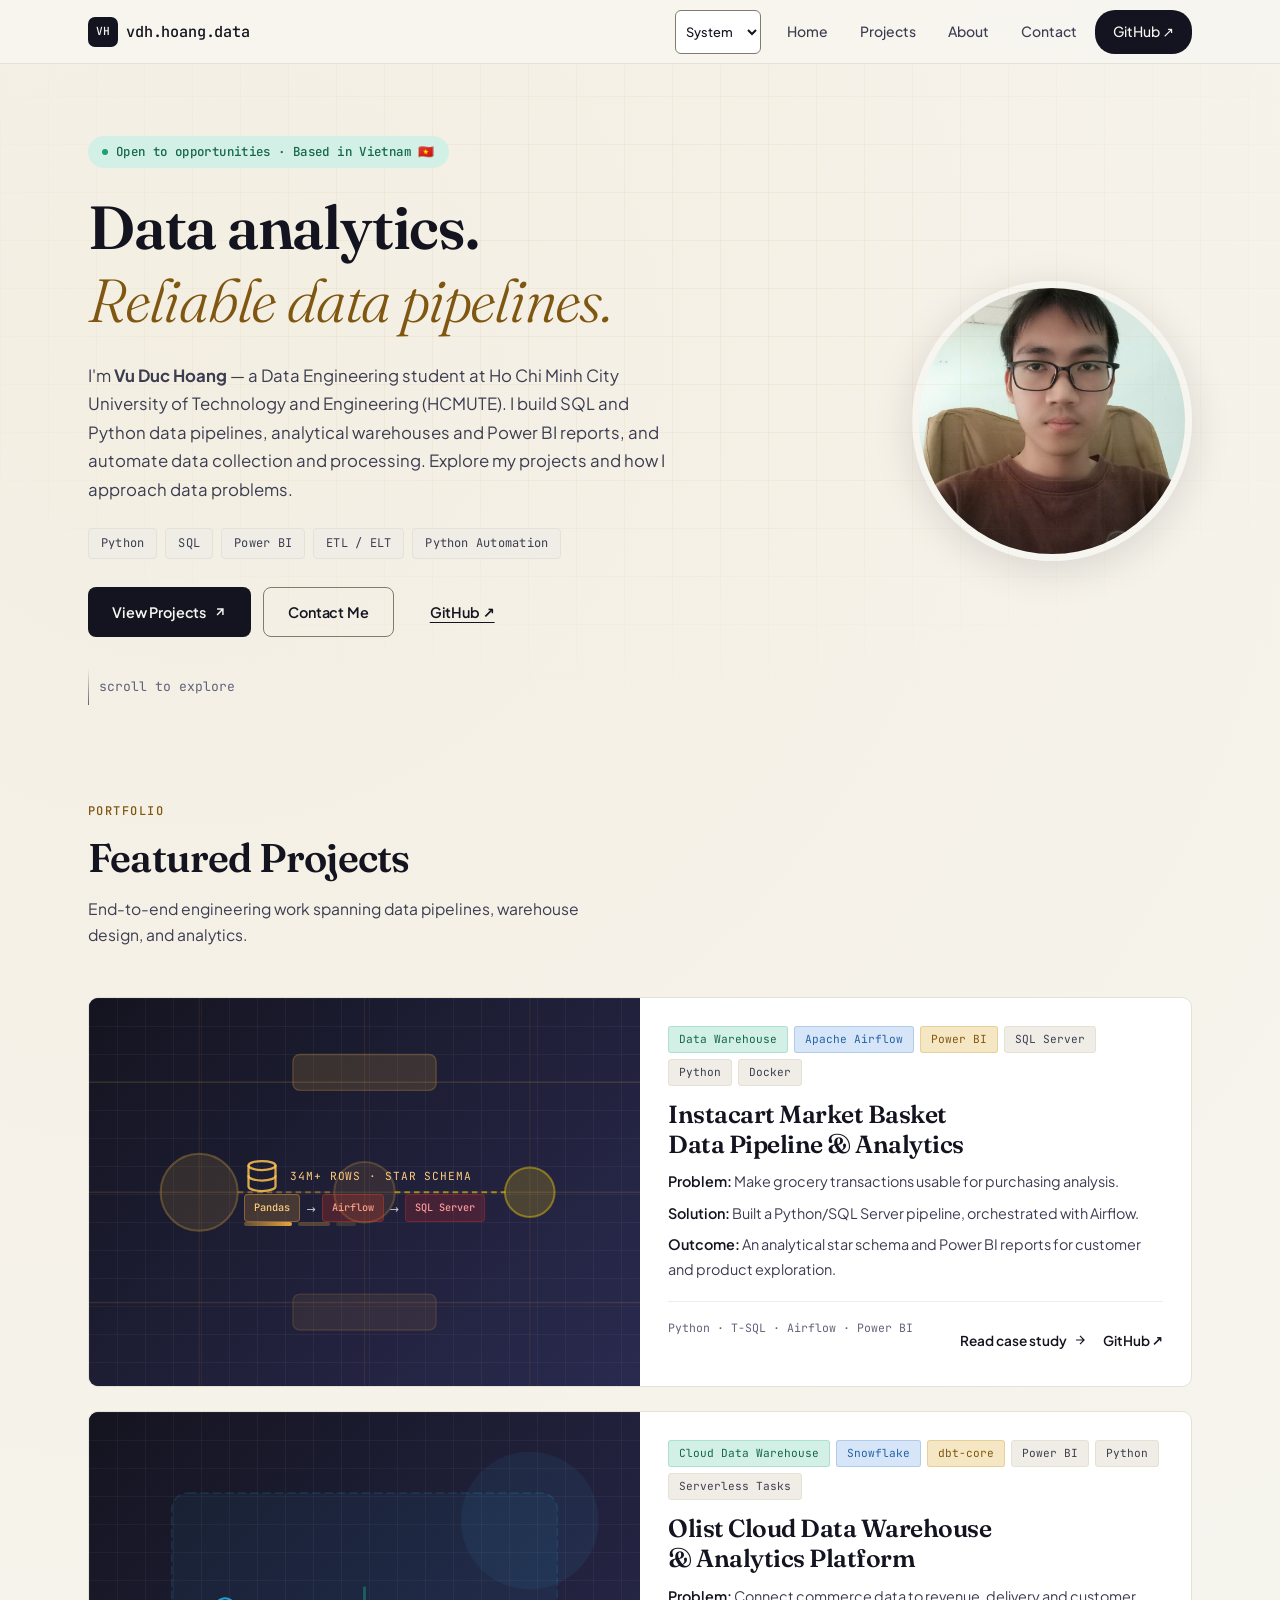
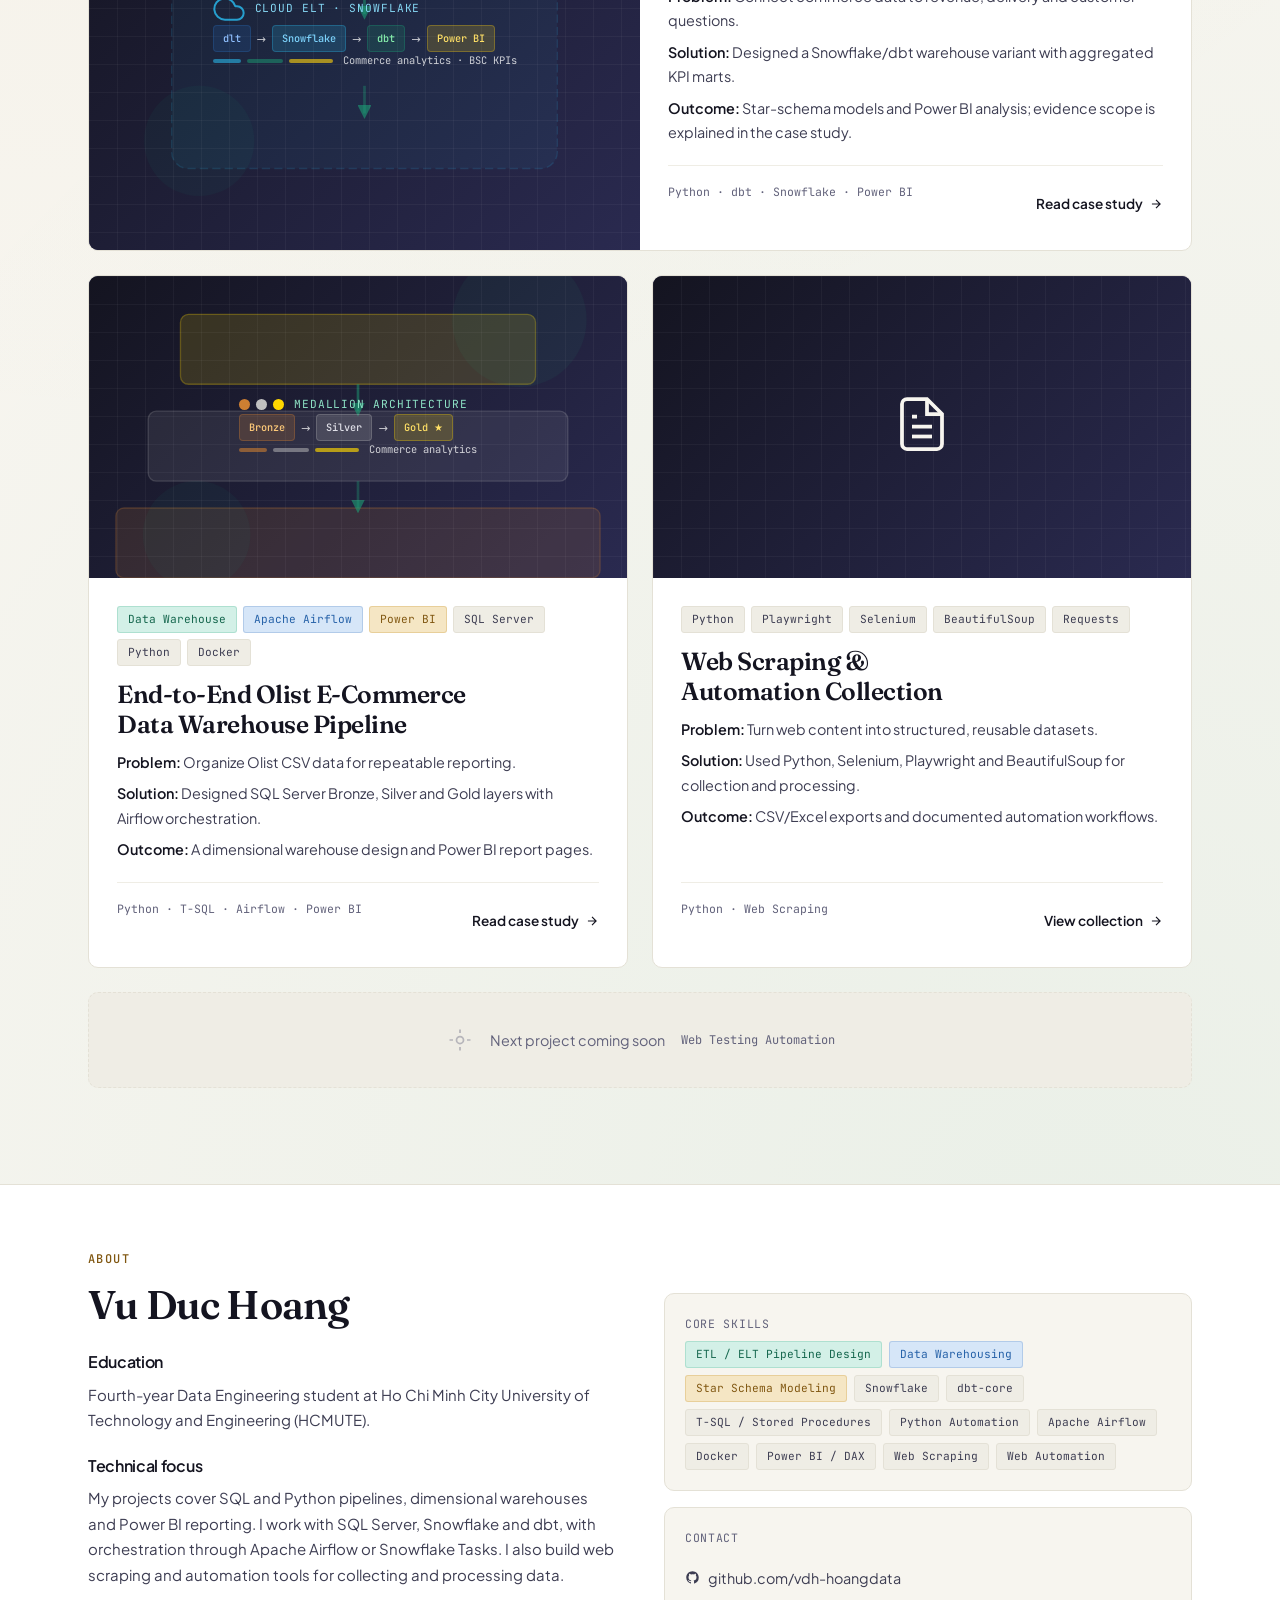
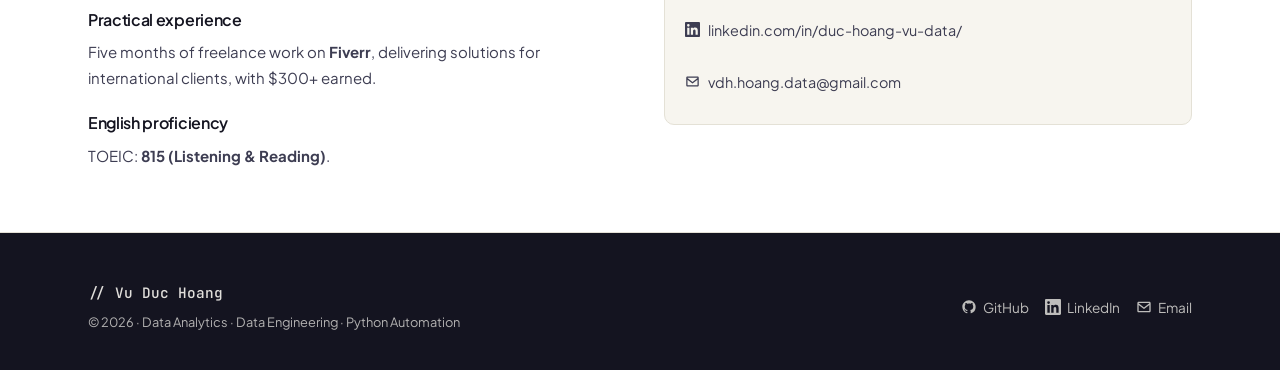
<file: index.html>
<!DOCTYPE html>
<html lang="en">
<head>
  <meta charset="UTF-8" />
  <meta name="viewport" content="width=device-width, initial-scale=1.0" />

  <link rel="icon" href="assets/icons/favicon.svg" type="image/svg+xml" />
  <meta name="color-scheme" content="light dark" />
  <script src="assets/js/theme-init.js"></script>
  <link rel="stylesheet" href="assets/css/fonts.css" />
  <link rel="stylesheet" href="assets/css/style.css" />
  <script src="assets/js/main.js"></script>
<!-- site:seo start -->
  <title>Vu Duc Hoang | Data Analytics &amp; Engineering Portfolio</title>
  <meta name="description" content="Explore Vu Duc Hoang&#x27;s SQL and Python pipelines, data warehouse case studies, Power BI analysis and web automation projects." />
  <meta property="og:type" content="website" />
  <meta property="og:site_name" content="Vu Duc Hoang Portfolio" />
  <meta property="og:title" content="Vu Duc Hoang | Data Analytics &amp; Engineering Portfolio" />
  <meta property="og:description" content="Explore Vu Duc Hoang&#x27;s SQL and Python pipelines, data warehouse case studies, Power BI analysis and web automation projects." />
  <meta name="twitter:card" content="summary_large_image" />
  <meta name="twitter:title" content="Vu Duc Hoang | Data Analytics &amp; Engineering Portfolio" />
  <meta name="twitter:description" content="Explore Vu Duc Hoang&#x27;s SQL and Python pipelines, data warehouse case studies, Power BI analysis and web automation projects." />
  <link rel="canonical" href="https://vdh-hoangdata.github.io/vdh-portfolio/" />
  <meta property="og:url" content="https://vdh-hoangdata.github.io/vdh-portfolio/" />
  <meta property="og:image" content="https://vdh-hoangdata.github.io/vdh-portfolio/assets/images/social/home.png" />
  <meta property="og:image:type" content="image/png" />
  <meta property="og:image:width" content="1200" />
  <meta property="og:image:height" content="630" />
  <meta property="og:image:alt" content="Vu Duc Hoang portfolio: data analytics, data engineering and Python automation." />
  <meta name="twitter:image" content="https://vdh-hoangdata.github.io/vdh-portfolio/assets/images/social/home.png" />
  <meta name="twitter:image:alt" content="Vu Duc Hoang portfolio: data analytics, data engineering and Python automation." />
  <script type="application/ld+json">{"@context":"https://schema.org","@graph":[{"@type":"Person","name":"Vu Duc Hoang","sameAs":["https://github.com/vdh-hoangdata","https://www.linkedin.com/in/duc-hoang-vu-data/"],"@id":"https://vdh-hoangdata.github.io/vdh-portfolio/#person","url":"https://vdh-hoangdata.github.io/vdh-portfolio/"},{"@type":"WebSite","name":"Vu Duc Hoang Portfolio","inLanguage":"en","@id":"https://vdh-hoangdata.github.io/vdh-portfolio/#website","url":"https://vdh-hoangdata.github.io/vdh-portfolio/","publisher":{"@id":"https://vdh-hoangdata.github.io/vdh-portfolio/#person"}},{"@type":"WebPage","@id":"https://vdh-hoangdata.github.io/vdh-portfolio/#webpage","url":"https://vdh-hoangdata.github.io/vdh-portfolio/","name":"Vu Duc Hoang | Data Analytics & Engineering Portfolio","inLanguage":"en","isPartOf":{"@id":"https://vdh-hoangdata.github.io/vdh-portfolio/#website"},"about":{"@id":"https://vdh-hoangdata.github.io/vdh-portfolio/#person"}}]}</script>
<!-- site:seo end -->
</head>
<body>

  <!-- ── Header ─────────────────────────────────────────────── -->
  <div id="header-placeholder">
<!-- shared:header start -->
<a class="skip-link" href="#main-content">Skip to main content</a>
<nav class="site-nav" aria-label="Main navigation">
  <div class="nav-inner">
    <a href="./" class="nav-logo" aria-label="VH vdh.hoang.data portfolio home">
      <span class="nav-logo-mark">VH</span>
      vdh.hoang.data
    </a>

    <div class="nav-actions">
      <label class="theme-control" hidden>
        <span class="sr-only">Color theme</span>
        <select id="theme-preference">
          <option value="system">System</option>
          <option value="light">Light</option>
          <option value="dark">Dark</option>
        </select>
      </label>
      <button class="nav-hamburger" type="button" aria-label="Open menu" aria-expanded="false" aria-controls="primary-navigation">
        <span></span>
        <span></span>
        <span></span>
      </button>
    </div>

    <ul class="nav-links" id="primary-navigation">
      <li><a href="./">Home</a></li>
      <li><a href="./#projects">Projects</a></li>
      <li><a href="./#about">About</a></li>
      <li><a href="mailto:vdh.hoang.data@gmail.com">Contact</a></li>
      <li>
        <a href="https://github.com/vdh-hoangdata" target="_blank" rel="noopener noreferrer" class="nav-cta">
          GitHub ↗
        </a>
      </li>
    </ul>
  </div>
</nav>
<!-- shared:header end -->
</div>

  <!-- ── Hero ───────────────────────────────────────────────── -->
  <main id="main-content" tabindex="-1">
  <div id="intro-placeholder">
<!-- shared:intro start -->
<section class="hero" aria-label="Introduction">
  <div class="hero-grid-bg" aria-hidden="true"></div>
  <div class="container">
    <div class="hero-layout">
      <div class="hero-content">
        <div class="hero-eyebrow fade-in">Open to opportunities · Based in Vietnam 🇻🇳</div>

        <h1 class="fade-in stagger-1">
          Data analytics.<br>
          <em>Reliable data pipelines.</em>
        </h1>

        <p class="hero-desc fade-in stagger-2">
          I'm <strong>Vu Duc Hoang</strong> — a Data Engineering student at Ho Chi Minh City University of Technology and Engineering (HCMUTE).
          I build SQL and Python data pipelines, analytical warehouses and Power BI reports,
          and automate data collection and processing. Explore my projects and how I approach data problems.
        </p>

        <div class="hero-tags fade-in stagger-2">
          <span class="hero-tag">Python</span>
          <span class="hero-tag">SQL</span>
          <span class="hero-tag">Power BI</span>
          <span class="hero-tag">ETL / ELT</span>
          <span class="hero-tag">Python Automation</span>
        </div>

        <div class="hero-actions fade-in stagger-3">
          <a href="#projects" class="btn btn-primary">
            View Projects
            <svg width="14" height="14" viewBox="0 0 24 24" fill="none" stroke="currentColor" stroke-width="2.5">
              <path d="M7 17l9.2-9.2M17 17V7H7"/>
            </svg>
          </a>
          <a href="mailto:vdh.hoang.data@gmail.com" class="btn btn-outline">Contact Me</a>
          <a href="https://github.com/vdh-hoangdata" target="_blank" rel="noopener noreferrer" class="btn btn-text">
            GitHub ↗
          </a>
        </div>

        <div class="hero-scroll-hint fade-in stagger-4" aria-hidden="true">
          scroll to explore
        </div>
      </div>

      <div class="hero-image fade-in stagger-1">
        <img alt="Portrait of Vu Duc Hoang" decoding="async" height="300" src="assets/images/profile_avatar.jpg" width="300"/>
      </div>
    </div>
  </div>
</section>
<!-- shared:intro end -->
</div>


    <!-- ── Featured Projects ─────────────────────────────────── -->
    <section class="section" id="projects" aria-label="Projects">
      <div class="container">
        <header class="section-header fade-in">
          <span class="section-eyebrow">Portfolio</span>
          <h2>Featured Projects</h2>
          <p>End-to-end engineering work spanning data pipelines, warehouse design, and analytics.</p>
        </header>

        <div class="projects-grid">

          <!-- ── FEATURED: Instacart Market Basket ── -->
          <article class="project-card featured fade-in stagger-1" aria-label="Instacart Market Basket Data Pipeline">
            <div class="project-card-media project-card-media--instacart">
              <!-- Decorative data-flow lines -->
              <svg class="card-media-bg-svg" aria-hidden="true" viewBox="0 0 400 320" preserveAspectRatio="xMidYMid slice" xmlns="http://www.w3.org/2000/svg">
                <!-- Flowing pipeline lines -->
                <line x1="0" y1="80" x2="400" y2="80" stroke="rgba(255,180,60,.12)" stroke-width="1"/>
                <line x1="0" y1="160" x2="400" y2="160" stroke="rgba(255,180,60,.12)" stroke-width="1"/>
                <line x1="0" y1="240" x2="400" y2="240" stroke="rgba(255,180,60,.12)" stroke-width="1"/>
                <line x1="80" y1="0" x2="80" y2="320" stroke="rgba(255,180,60,.08)" stroke-width="1"/>
                <line x1="200" y1="0" x2="200" y2="320" stroke="rgba(255,180,60,.08)" stroke-width="1"/>
                <line x1="320" y1="0" x2="320" y2="320" stroke="rgba(255,180,60,.08)" stroke-width="1"/>
                <!-- Node circles -->
                <circle cx="80"  cy="160" r="28" fill="rgba(201,151,58,.15)" stroke="rgba(201,151,58,.35)" stroke-width="1.5"/>
                <circle cx="200" cy="160" r="22" fill="rgba(201,151,58,.12)" stroke="rgba(201,151,58,.28)" stroke-width="1.5"/>
                <circle cx="320" cy="160" r="18" fill="rgba(255,215,0,.18)"  stroke="rgba(255,215,0,.4)"   stroke-width="1.5"/>
                <!-- Connector lines between nodes -->
                <line x1="108" y1="160" x2="178" y2="160" stroke="rgba(201,151,58,.5)" stroke-width="1.5" stroke-dasharray="4 3"/>
                <line x1="222" y1="160" x2="302" y2="160" stroke="rgba(255,215,0,.55)"  stroke-width="1.5" stroke-dasharray="4 3"/>
                <!-- Row count badge hint -->
                <rect x="148" y="60" width="104" height="26" rx="5" fill="rgba(201,151,58,.18)" stroke="rgba(201,151,58,.3)" stroke-width="1"/>
                <rect x="148" y="234" width="104" height="26" rx="5" fill="rgba(201,151,58,.1)"  stroke="rgba(201,151,58,.2)" stroke-width="1"/>
              </svg>

              <div class="project-card-media-inner" style="flex-direction: column; gap: 18px; position:relative; z-index:1;">
                <!-- Pipeline label -->
                <div style="display:flex; align-items:center; gap:10px;">
                  <svg width="36" height="36" viewBox="0 0 24 24" fill="none" stroke="rgba(255,195,80,.85)" stroke-width="1.5" stroke-linecap="round" stroke-linejoin="round" style="flex-shrink:0;">
                    <ellipse cx="12" cy="5"  rx="9" ry="3"/>
                    <path d="M21 12c0 1.66-4 3-9 3s-9-1.34-9-3"/>
                    <path d="M3 5v14c0 1.66 4 3 9 3s9-1.34 9-3V5"/>
                  </svg>
                  <span style="font-family:var(--font-mono); font-size:.7rem; color:#FFCB7A; letter-spacing:.08em; text-transform:uppercase;">34M+ rows · Star Schema</span>
                </div>
                <!-- Medallion flow for Instacart -->
                <div class="arch-mini" aria-label="Pipeline: Pandas to Airflow to SQL Server">
                  <span class="arch-mini-box" style="background:rgba(255,180,60,.18); color:#FFCB7A; border:1px solid rgba(255,180,60,.35);">Pandas</span>
                  <span class="arch-mini-arr">→</span>
                  <span class="arch-mini-box" style="background:rgba(228,57,33,.22); color:#FF9F8C; border:1px solid rgba(228,57,33,.35);">Airflow</span>
                  <span class="arch-mini-arr">→</span>
                  <span class="arch-mini-box" style="background:rgba(204,41,43,.22); color:#FF9898; border:1px solid rgba(204,41,43,.35);">SQL Server</span>
                </div>
                <!-- Scale indicator -->
                <div style="display:flex; gap:6px; align-items:center;">
                  <div style="width:48px; height:4px; border-radius:2px; background:linear-gradient(90deg, rgba(255,180,60,.3), rgba(255,180,60,.9));"></div>
                  <div style="width:32px; height:4px; border-radius:2px; background:rgba(255,180,60,.25);"></div>
                  <div style="width:20px; height:4px; border-radius:2px; background:rgba(255,180,60,.15);"></div>
                </div>
              </div>
            </div>
            <div class="project-card-body">
              <!-- project:instacart-market-basket generated from data/projects.json -->
              <div class="project-card-tags">
                <span class="tag-pill teal">Data Warehouse</span>
                <span class="tag-pill blue">Apache Airflow</span>
                <span class="tag-pill gold">Power BI</span>
                <span class="tag-pill">SQL Server</span>
                <span class="tag-pill">Python</span>
                <span class="tag-pill">Docker</span>
              </div>
              <h3 class="project-card-title">Instacart Market Basket<br>Data Pipeline &amp; Analytics</h3>
              <p class="project-card-desc">
                <span class="card-summary-line"><strong>Problem:</strong> Make grocery transactions usable for purchasing analysis.</span>
                <span class="card-summary-line"><strong>Solution:</strong> Built a Python/SQL Server pipeline, orchestrated with Airflow.</span>
                <span class="card-summary-line"><strong>Outcome:</strong> An analytical star schema and Power BI reports for customer and product exploration.</span>
              </p>
              <div class="project-card-footer">
                <span class="project-card-meta">Python · T-SQL · Airflow · Power BI</span>
                <div class="card-actions"><a href="projects/instacart-market-basket/" class="card-link" aria-label="Read case study: Instacart">Read case study<svg width="14" height="14" viewBox="0 0 24 24" fill="none" stroke="currentColor" stroke-width="2" aria-hidden="true"><path d="M5 12h14M12 5l7 7-7 7"/></svg></a>
                <a href="https://github.com/vdh-hoangdata/Instacart_Market_Basket_DW_Project" class="card-link" aria-label="GitHub: Instacart source code" target="_blank" rel="noopener noreferrer">GitHub ↗</a></div>
              </div>
            </div>
          </article>

          <!-- ── FEATURED: Olist Cloud Data Warehouse ── -->
          <article class="project-card featured fade-in stagger-2" aria-label="Olist Cloud Data Warehouse Project">
            <div class="project-card-media project-card-media--olist">
              <!-- Decorative cloud architecture diagram -->
              <svg class="card-media-bg-svg" aria-hidden="true" viewBox="0 0 400 320" preserveAspectRatio="xMidYMid slice" xmlns="http://www.w3.org/2000/svg">
                <!-- Cloud boundary box -->
                <rect x="60" y="60" width="280" height="200" rx="12" fill="rgba(41,181,232,.06)" stroke="rgba(41,181,232,.15)" stroke-width="1" stroke-dasharray="6 3"/>
                <!-- Connector arrows -->
                <line x1="200" y1="128" x2="200" y2="148" stroke="rgba(29,158,117,.5)" stroke-width="2" marker-end="url(#arr)"/>
                <line x1="200" y1="200" x2="200" y2="220" stroke="rgba(29,158,117,.35)" stroke-width="2" marker-end="url(#arr)"/>
                <defs>
                  <marker id="arr" markerWidth="5" markerHeight="5" refX="3" refY="2.5" orient="auto">
                    <path d="M0,0 L5,2.5 L0,5 Z" fill="rgba(29,158,117,.6)"/>
                  </marker>
                </defs>
                <!-- Ambient glow circles -->
                <circle cx="320" cy="80" r="50" fill="rgba(41,181,232,.07)"/>
                <circle cx="80" cy="240" r="40" fill="rgba(29,158,117,.06)"/>
              </svg>

              <div class="project-card-media-inner" style="flex-direction:column; gap:18px; position:relative; z-index:1;">
                <!-- Cloud label -->
                <div style="display:flex; align-items:center; gap:10px;">
                  <svg width="32" height="32" viewBox="0 0 24 24" fill="none" stroke="rgba(41,181,232,.85)" stroke-width="1.5" stroke-linecap="round" stroke-linejoin="round" style="flex-shrink:0;">
                    <path d="M18 10h-1.26A8 8 0 1 0 9 20h9a5 5 0 0 0 0-10z"/>
                  </svg>
                  <span style="font-family:var(--font-mono); font-size:.7rem; color:#85D7F4; letter-spacing:.08em; text-transform:uppercase;">Cloud ELT · Snowflake</span>
                </div>
                <!-- ELT flow -->
                <div class="arch-mini" aria-label="Architecture: dlt to Snowflake to dbt to Power BI">
                  <span class="arch-mini-box" style="background:rgba(37,97,168,.22); color:#90C0FF; border:1px solid rgba(37,97,168,.35);">dlt</span>
                  <span class="arch-mini-arr">→</span>
                  <span class="arch-mini-box" style="background:rgba(41,181,232,.18); color:#7DD3FC; border:1px solid rgba(41,181,232,.3);">Snowflake</span>
                  <span class="arch-mini-arr">→</span>
                  <span class="arch-mini-box" style="background:rgba(29,158,117,.18); color:#86EFAC; border:1px solid rgba(29,158,117,.3);">dbt</span>
                  <span class="arch-mini-arr">→</span>
                  <span class="arch-mini-box" style="background:rgba(242,200,17,.18); color:#FFE066; border:1px solid rgba(242,200,17,.3);">Power BI</span>
                </div>
                <!-- Scale indicator -->
                <div style="display:flex; gap:6px; align-items:center;">
                  <div style="width:28px; height:4px; border-radius:2px; background:rgba(41,181,232,.6);"></div>
                  <div style="width:36px; height:4px; border-radius:2px; background:rgba(29,158,117,.5);"></div>
                  <div style="width:44px; height:4px; border-radius:2px; background:rgba(242,200,17,.65);"></div>
                  <span style="font-family:var(--font-mono); font-size:.65rem; color:rgba(255,255,255,.78); margin-left:4px;">Commerce analytics · BSC KPIs</span>
                </div>
              </div>
            </div>
            <div class="project-card-body">
              <!-- project:olist-data-warehouse-v2 generated from data/projects.json -->
              <div class="project-card-tags">
                <span class="tag-pill teal">Cloud Data Warehouse</span>
                <span class="tag-pill blue">Snowflake</span>
                <span class="tag-pill gold">dbt-core</span>
                <span class="tag-pill">Power BI</span>
                <span class="tag-pill">Python</span>
                <span class="tag-pill">Serverless Tasks</span>
              </div>
              <h3 class="project-card-title">Olist Cloud Data Warehouse<br>&amp; Analytics Platform</h3>
              <p class="project-card-desc">
                <span class="card-summary-line"><strong>Problem:</strong> Connect commerce data to revenue, delivery and customer questions.</span>
                <span class="card-summary-line"><strong>Solution:</strong> Designed a Snowflake/dbt warehouse variant with aggregated KPI marts.</span>
                <span class="card-summary-line"><strong>Outcome:</strong> Star-schema models and Power BI analysis; evidence scope is explained in the case study.</span>
              </p>
              <div class="project-card-footer">
                <span class="project-card-meta">Python · dbt · Snowflake · Power BI</span>
                <a href="projects/olist-data-warehouse-v2/" class="card-link" aria-label="Read case study: Olist cloud warehouse">Read case study<svg width="14" height="14" viewBox="0 0 24 24" fill="none" stroke="currentColor" stroke-width="2" aria-hidden="true"><path d="M5 12h14M12 5l7 7-7 7"/></svg></a>
              </div>
            </div>
          </article>

          <!-- ── Olist Data Warehouse v1 (On-Prem) ── -->
          <article class="project-card fade-in stagger-3" aria-label="Olist Data Warehouse Project">
            <div class="project-card-media project-card-media--olist">
              <!-- Decorative medallion layer diagram -->
              <svg class="card-media-bg-svg" aria-hidden="true" viewBox="0 0 400 320" preserveAspectRatio="xMidYMid slice" xmlns="http://www.w3.org/2000/svg">
                <!-- Layer rectangles representing Bronze / Silver / Gold tiers -->
                <rect x="20"  y="220" width="360" height="52" rx="6" fill="rgba(205,127,50,.14)"  stroke="rgba(205,127,50,.25)" stroke-width="1"/>
                <rect x="44"  y="148" width="312" height="52" rx="6" fill="rgba(192,192,192,.10)" stroke="rgba(192,192,192,.2)"  stroke-width="1"/>
                <rect x="68"  y="76"  width="264" height="52" rx="6" fill="rgba(255,215,0,.14)"   stroke="rgba(255,215,0,.28)"  stroke-width="1"/>
                <!-- Connector arrows -->
                <line x1="200" y1="128" x2="200" y2="148" stroke="rgba(29,158,117,.5)"  stroke-width="2" marker-end="url(#arr2)"/>
                <line x1="200" y1="200" x2="200" y2="220" stroke="rgba(29,158,117,.35)" stroke-width="2" marker-end="url(#arr2)"/>
                <defs>
                  <marker id="arr2" markerWidth="5" markerHeight="5" refX="3" refY="2.5" orient="auto">
                    <path d="M0,0 L5,2.5 L0,5 Z" fill="rgba(29,158,117,.6)"/>
                  </marker>
                </defs>
                <!-- Ambient glow circles -->
                <circle cx="320" cy="80"  r="50" fill="rgba(29,158,117,.07)"/>
                <circle cx="80"  cy="240" r="40" fill="rgba(29,158,117,.06)"/>
              </svg>

              <div class="project-card-media-inner" style="flex-direction:column; gap:18px; position:relative; z-index:1;">
                <!-- Medallion label -->
                <div style="display:flex; align-items:center; gap:10px;">
                  <div class="medallion-badge" aria-hidden="true" style="margin:0;">
                    <span class="m-dot bronze"></span>
                    <span class="m-dot silver"></span>
                    <span class="m-dot gold"></span>
                  </div>
                  <span style="font-family:var(--font-mono); font-size:.7rem; color:#8EE3C6; letter-spacing:.08em; text-transform:uppercase;">Medallion Architecture</span>
                </div>
                <!-- Bronze → Silver → Gold flow -->
                <div class="arch-mini" aria-label="Architecture: Bronze to Silver to Gold">
                  <span class="arch-mini-box bronze">Bronze</span>
                  <span class="arch-mini-arr">→</span>
                  <span class="arch-mini-box silver">Silver</span>
                  <span class="arch-mini-arr">→</span>
                  <span class="arch-mini-box gold">Gold ★</span>
                </div>
                <!-- Dataset scale indicator -->
                <div style="display:flex; gap:6px; align-items:center;">
                  <div style="width:28px; height:4px; border-radius:2px; background:rgba(205,127,50,.6);"></div>
                  <div style="width:36px; height:4px; border-radius:2px; background:rgba(192,192,192,.5);"></div>
                  <div style="width:44px; height:4px; border-radius:2px; background:rgba(255,215,0,.65);"></div>
                  <span style="font-family:var(--font-mono); font-size:.65rem; color:rgba(255,255,255,.78); margin-left:4px;">Commerce analytics</span>
                </div>
              </div>
            </div>
            <div class="project-card-body">
              <!-- project:olist-data-warehouse-v1 generated from data/projects.json -->
              <div class="project-card-tags">
                <span class="tag-pill teal">Data Warehouse</span>
                <span class="tag-pill blue">Apache Airflow</span>
                <span class="tag-pill gold">Power BI</span>
                <span class="tag-pill">SQL Server</span>
                <span class="tag-pill">Python</span>
                <span class="tag-pill">Docker</span>
              </div>
              <h3 class="project-card-title">End-to-End Olist E-Commerce<br>Data Warehouse Pipeline</h3>
              <p class="project-card-desc">
                <span class="card-summary-line"><strong>Problem:</strong> Organize Olist CSV data for repeatable reporting.</span>
                <span class="card-summary-line"><strong>Solution:</strong> Designed SQL Server Bronze, Silver and Gold layers with Airflow orchestration.</span>
                <span class="card-summary-line"><strong>Outcome:</strong> A dimensional warehouse design and Power BI report pages.</span>
              </p>
              <div class="project-card-footer">
                <span class="project-card-meta">Python · T-SQL · Airflow · Power BI</span>
                <a href="projects/olist-data-warehouse-v1/" class="card-link" aria-label="Read case study: Olist SQL Server warehouse">Read case study<svg width="14" height="14" viewBox="0 0 24 24" fill="none" stroke="currentColor" stroke-width="2" aria-hidden="true"><path d="M5 12h14M12 5l7 7-7 7"/></svg></a>
              </div>
            </div>
          </article>

          <!-- ── Web Scraping & Automation Collection ── -->
          <article class="project-card fade-in stagger-4" aria-label="Web Scraping Collection Project">
            <div class="project-card-media">
              <div class="project-card-media-inner">
                <svg width="60" height="60" viewBox="0 0 24 24" fill="none" stroke="var(--ink)" stroke-width="1.5">
                  <path d="M14 2H6a2 2 0 0 0-2 2v16a2 2 0 0 0 2 2h12a2 2 0 0 0 2-2V8z"></path>
                  <polyline points="14 2 14 8 20 8"></polyline>
                  <line x1="16" y1="13" x2="8" y2="13"></line>
                  <line x1="16" y1="17" x2="8" y2="17"></line>
                  <polyline points="10 9 9 9 8 9"></polyline>
                </svg>
              </div>
            </div>
            <div class="project-card-body">
              <!-- project:python-automation-scraping generated from data/projects.json -->
              <div class="project-card-tags">
                <span class="tag-pill python">Python</span>
                <span class="tag-pill">Playwright</span>
                <span class="tag-pill">Selenium</span>
                <span class="tag-pill">BeautifulSoup</span>
                <span class="tag-pill">Requests</span>
              </div>
              <h3 class="project-card-title">Web Scraping &amp;<br>Automation Collection</h3>
              <p class="project-card-desc">
                <span class="card-summary-line"><strong>Problem:</strong> Turn web content into structured, reusable datasets.</span>
                <span class="card-summary-line"><strong>Solution:</strong> Used Python, Selenium, Playwright and BeautifulSoup for collection and processing.</span>
                <span class="card-summary-line"><strong>Outcome:</strong> CSV/Excel exports and documented automation workflows.</span>
              </p>
              <div class="project-card-footer">
                <span class="project-card-meta">Python · Web Scraping</span>
                <a href="projects/python-automation-scraping/" class="card-link" aria-label="View collection: Python automation">View collection<svg width="14" height="14" viewBox="0 0 24 24" fill="none" stroke="currentColor" stroke-width="2" aria-hidden="true"><path d="M5 12h14M12 5l7 7-7 7"/></svg></a>
              </div>
            </div>
          </article>

          <div class="card-coming-soon fade-in stagger-5">
            <svg width="28" height="28" viewBox="0 0 24 24" fill="none" stroke="currentColor" stroke-width="1.5" opacity=".4">
              <circle cx="12" cy="12" r="3"/><path d="M3 12h3m12 0h3M12 3v3m0 12v3"/>
            </svg>
            Next project coming soon
            <span>Web Testing Automation</span>
          </div>

        </div>
      </div>
    </section>

    <!-- ── About ──────────────────────────────────────────────── -->
    <section class="section-sm" id="about" aria-label="About me"
             style="background:var(--surface); border-top: 1px solid var(--cream-3); border-bottom: 1px solid var(--cream-3);">
      <div class="container">
        <div class="about-layout">

          <div class="fade-in">
            <span class="section-eyebrow">About</span>
            <h2 style="margin-bottom:16px">Vu Duc Hoang</h2>
            <h3 class="about-subheading">Education</h3>
            <p style="margin-bottom:14px">
              Fourth-year Data Engineering student at Ho Chi Minh City University of Technology and Engineering (HCMUTE).
            </p>
            <h3 class="about-subheading">Technical focus</h3>
            <p style="margin-bottom:14px">
              My projects cover SQL and Python pipelines, dimensional warehouses and Power BI reporting.
              I work with SQL Server, Snowflake and dbt, with orchestration through Apache Airflow or Snowflake Tasks.
              I also build web scraping and automation tools for collecting and processing data.
            </p>
            <h3 class="about-subheading">Practical experience</h3>
            <p style="margin-bottom:14px">
              Five months of freelance work on <strong>Fiverr</strong>, delivering solutions for international clients, with $300+ earned.
            </p>
            <h3 class="about-subheading">English proficiency</h3>
            <p>TOEIC: <strong>815 (Listening &amp; Reading)</strong>.</p>
          </div>

          <div class="fade-in stagger-2">
            <div style="display:flex; flex-direction:column; gap:16px;">
              <div style="background:var(--cream); border:1px solid var(--cream-3); border-radius:var(--r); padding:20px;">
                <div style="font-family:var(--font-mono); font-size:.72rem; color:var(--ink-soft); margin-bottom:8px; letter-spacing:.06em; text-transform:uppercase;">Core Skills</div>
                <div style="display:flex; flex-wrap:wrap; gap:7px;">
                  <span class="tag-pill teal">ETL / ELT Pipeline Design</span>
                  <span class="tag-pill blue">Data Warehousing</span>
                  <span class="tag-pill gold">Star Schema Modeling</span>
                  <span class="tag-pill">Snowflake</span>
                  <span class="tag-pill">dbt-core</span>
                  <span class="tag-pill">T-SQL / Stored Procedures</span>
                  <span class="tag-pill">Python Automation</span>
                  <span class="tag-pill">Apache Airflow</span>
                  <span class="tag-pill">Docker</span>
                  <span class="tag-pill">Power BI / DAX</span>
                  <span class="tag-pill">Web Scraping</span>
                  <span class="tag-pill">Web Automation</span>
                </div>
              </div>
              <div style="background:var(--cream); border:1px solid var(--cream-3); border-radius:var(--r); padding:20px;">
                <div style="font-family:var(--font-mono); font-size:.72rem; color:var(--ink-soft); margin-bottom:8px; letter-spacing:.06em; text-transform:uppercase;">Contact</div>
                <div style="display:flex; flex-direction:column; gap:8px; font-size:.9rem; color:var(--ink-mid);">
                  <a href="https://github.com/vdh-hoangdata"
                     style="display:flex; align-items:center; gap:8px; transition:color .2s;"
                     onmouseover="this.style.color='var(--ink)'" onmouseout="this.style.color=''" target="_blank" rel="noopener noreferrer">
                    <svg width="15" height="15" fill="currentColor" viewBox="0 0 24 24"><path d="M12 2C6.477 2 2 6.484 2 12.017c0 4.425 2.865 8.18 6.839 9.504.5.092.682-.217.682-.483 0-.237-.008-.868-.013-1.703-2.782.605-3.369-1.343-3.369-1.343-.454-1.158-1.11-1.466-1.11-1.466-.908-.62.069-.608.069-.608 1.003.07 1.531 1.032 1.531 1.032.892 1.53 2.341 1.088 2.91.832.092-.647.35-1.088.636-1.338-2.22-.253-4.555-1.113-4.555-4.951 0-1.093.39-1.988 1.029-2.688-.103-.253-.446-1.272.098-2.65 0 0 .84-.27 2.75 1.026A9.564 9.564 0 0112 6.844c.85.004 1.705.115 2.504.337 1.909-1.296 2.747-1.027 2.747-1.027.546 1.379.202 2.398.1 2.651.64.7 1.028 1.595 1.028 2.688 0 3.848-2.339 4.695-4.566 4.943.359.309.678.92.678 1.855 0 1.338-.012 2.419-.012 2.747 0 .268.18.58.688.482A10.019 10.019 0 0022 12.017C22 6.484 17.522 2 12 2z"/></svg>
                    github.com/vdh-hoangdata
                  </a>
                  <a href="https://www.linkedin.com/in/duc-hoang-vu-data/"
                     style="display:flex; align-items:center; gap:8px; transition:color .2s;"
                     onmouseover="this.style.color='var(--ink)'" onmouseout="this.style.color=''" target="_blank" rel="noopener noreferrer">
                    <svg width="15" height="15" fill="currentColor" viewBox="0 0 24 24"><path d="M20.447 20.452h-3.554v-5.569c0-1.328-.027-3.037-1.852-3.037-1.853 0-2.136 1.445-2.136 2.939v5.667H9.351V9h3.414v1.561h.046c.477-.9 1.637-1.85 3.37-1.85 3.601 0 4.267 2.37 4.267 5.455v6.286zM5.337 7.433a2.062 2.062 0 01-2.063-2.065 2.064 2.064 0 112.063 2.065zm1.782 13.019H3.555V9h3.564v11.452zM22.225 0H1.771C.792 0 0 .774 0 1.729v20.542C0 23.227.792 24 1.771 24h20.451C23.2 24 24 23.227 24 22.271V1.729C24 .774 23.2 0 22.222 0h.003z"/></svg>
                    linkedin.com/in/duc-hoang-vu-data/
                  </a>
                  <a href="mailto:vdh.hoang.data@gmail.com"
                     style="display:flex; align-items:center; gap:8px; transition:color .2s;"
                     onmouseover="this.style.color='var(--ink)'" onmouseout="this.style.color=''">
                    <svg width="15" height="15" fill="currentColor" viewBox="0 0 24 24"><path d="M20 4H4c-1.103 0-2 .897-2 2v12c0 1.103.897 2 2 2h16c1.103 0 2-.897 2-2V6c0-1.103-.897-2-2-2zm0 2v.511l-8 6.223-8-6.222V6h16zM4 18V9.044l7.386 5.745a.994.994 0 001.228 0L20 9.044 20.002 18H4z"/></svg>
                    vdh.hoang.data@gmail.com
                  </a>
                </div>
              </div>
            </div>
          </div>

        </div>
      </div>
    </section>

  </main>

  <!-- ── Footer ─────────────────────────────────────────────── -->
  <div id="footer-placeholder">
<!-- shared:footer start -->
<footer class="site-footer" role="contentinfo">
  <div class="footer-inner">
    <div class="footer-left">
      <span class="footer-logo">// Vu Duc Hoang</span>
      <span class="footer-copy">© <span id="current-year">2026</span> · Data Analytics · Data Engineering · Python Automation</span>
    </div>
    <div class="footer-links">
      <a href="https://github.com/vdh-hoangdata" target="_blank" rel="noopener noreferrer" aria-label="GitHub">
        <svg width="16" height="16" fill="currentColor" viewBox="0 0 24 24">
          <path d="M12 2C6.477 2 2 6.484 2 12.017c0 4.425 2.865 8.18 6.839 9.504.5.092.682-.217.682-.483 0-.237-.008-.868-.013-1.703-2.782.605-3.369-1.343-3.369-1.343-.454-1.158-1.11-1.466-1.11-1.466-.908-.62.069-.608.069-.608 1.003.07 1.531 1.032 1.531 1.032.892 1.53 2.341 1.088 2.91.832.092-.647.35-1.088.636-1.338-2.22-.253-4.555-1.113-4.555-4.951 0-1.093.39-1.988 1.029-2.688-.103-.253-.446-1.272.098-2.65 0 0 .84-.27 2.75 1.026A9.564 9.564 0 0112 6.844c.85.004 1.705.115 2.504.337 1.909-1.296 2.747-1.027 2.747-1.027.546 1.379.202 2.398.1 2.651.64.7 1.028 1.595 1.028 2.688 0 3.848-2.339 4.695-4.566 4.943.359.309.678.92.678 1.855 0 1.338-.012 2.419-.012 2.747 0 .268.18.58.688.482A10.019 10.019 0 0022 12.017C22 6.484 17.522 2 12 2z"/>
        </svg>
        GitHub
      </a>
      <a href="https://www.linkedin.com/in/duc-hoang-vu-data/" target="_blank" rel="noopener noreferrer" aria-label="LinkedIn">
        <svg width="16" height="16" fill="currentColor" viewBox="0 0 24 24">
          <path d="M20.447 20.452h-3.554v-5.569c0-1.328-.027-3.037-1.852-3.037-1.853 0-2.136 1.445-2.136 2.939v5.667H9.351V9h3.414v1.561h.046c.477-.9 1.637-1.85 3.37-1.85 3.601 0 4.267 2.37 4.267 5.455v6.286zM5.337 7.433a2.062 2.062 0 01-2.063-2.065 2.064 2.064 0 112.063 2.065zm1.782 13.019H3.555V9h3.564v11.452zM22.225 0H1.771C.792 0 0 .774 0 1.729v20.542C0 23.227.792 24 1.771 24h20.451C23.2 24 24 23.227 24 22.271V1.729C24 .774 23.2 0 22.222 0h.003z"/>
        </svg>
        LinkedIn
      </a>
      <a href="mailto:vdh.hoang.data@gmail.com" aria-label="Email">
        <svg width="16" height="16" fill="currentColor" viewBox="0 0 24 24">
          <path d="M20 4H4c-1.103 0-2 .897-2 2v12c0 1.103.897 2 2 2h16c1.103 0 2-.897 2-2V6c0-1.103-.897-2-2-2zm0 2v.511l-8 6.223-8-6.222V6h16zM4 18V9.044l7.386 5.745a.994.994 0 001.228 0L20 9.044 20.002 18H4z"/>
        </svg>
        Email
      </a>
    </div>
  </div>
</footer>
<!-- shared:footer end -->
</div>
</body>
</html>
</file>
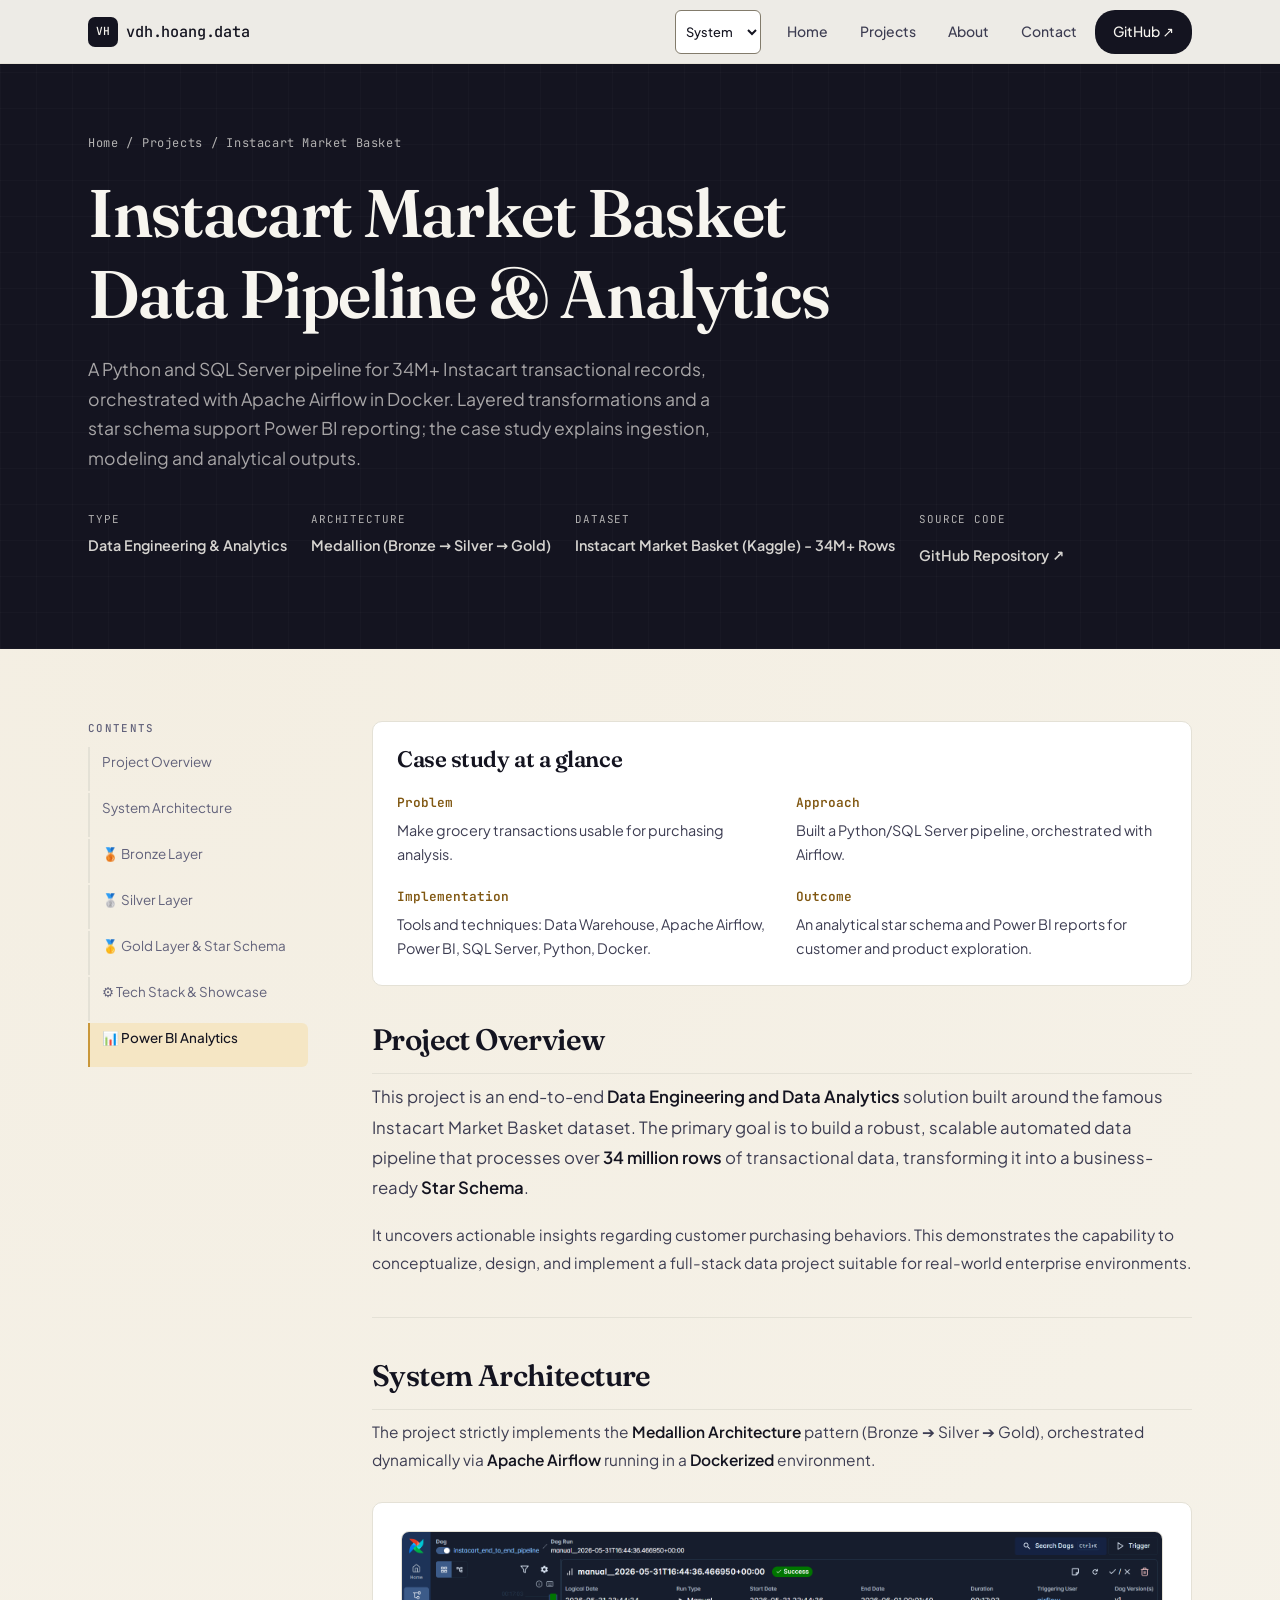
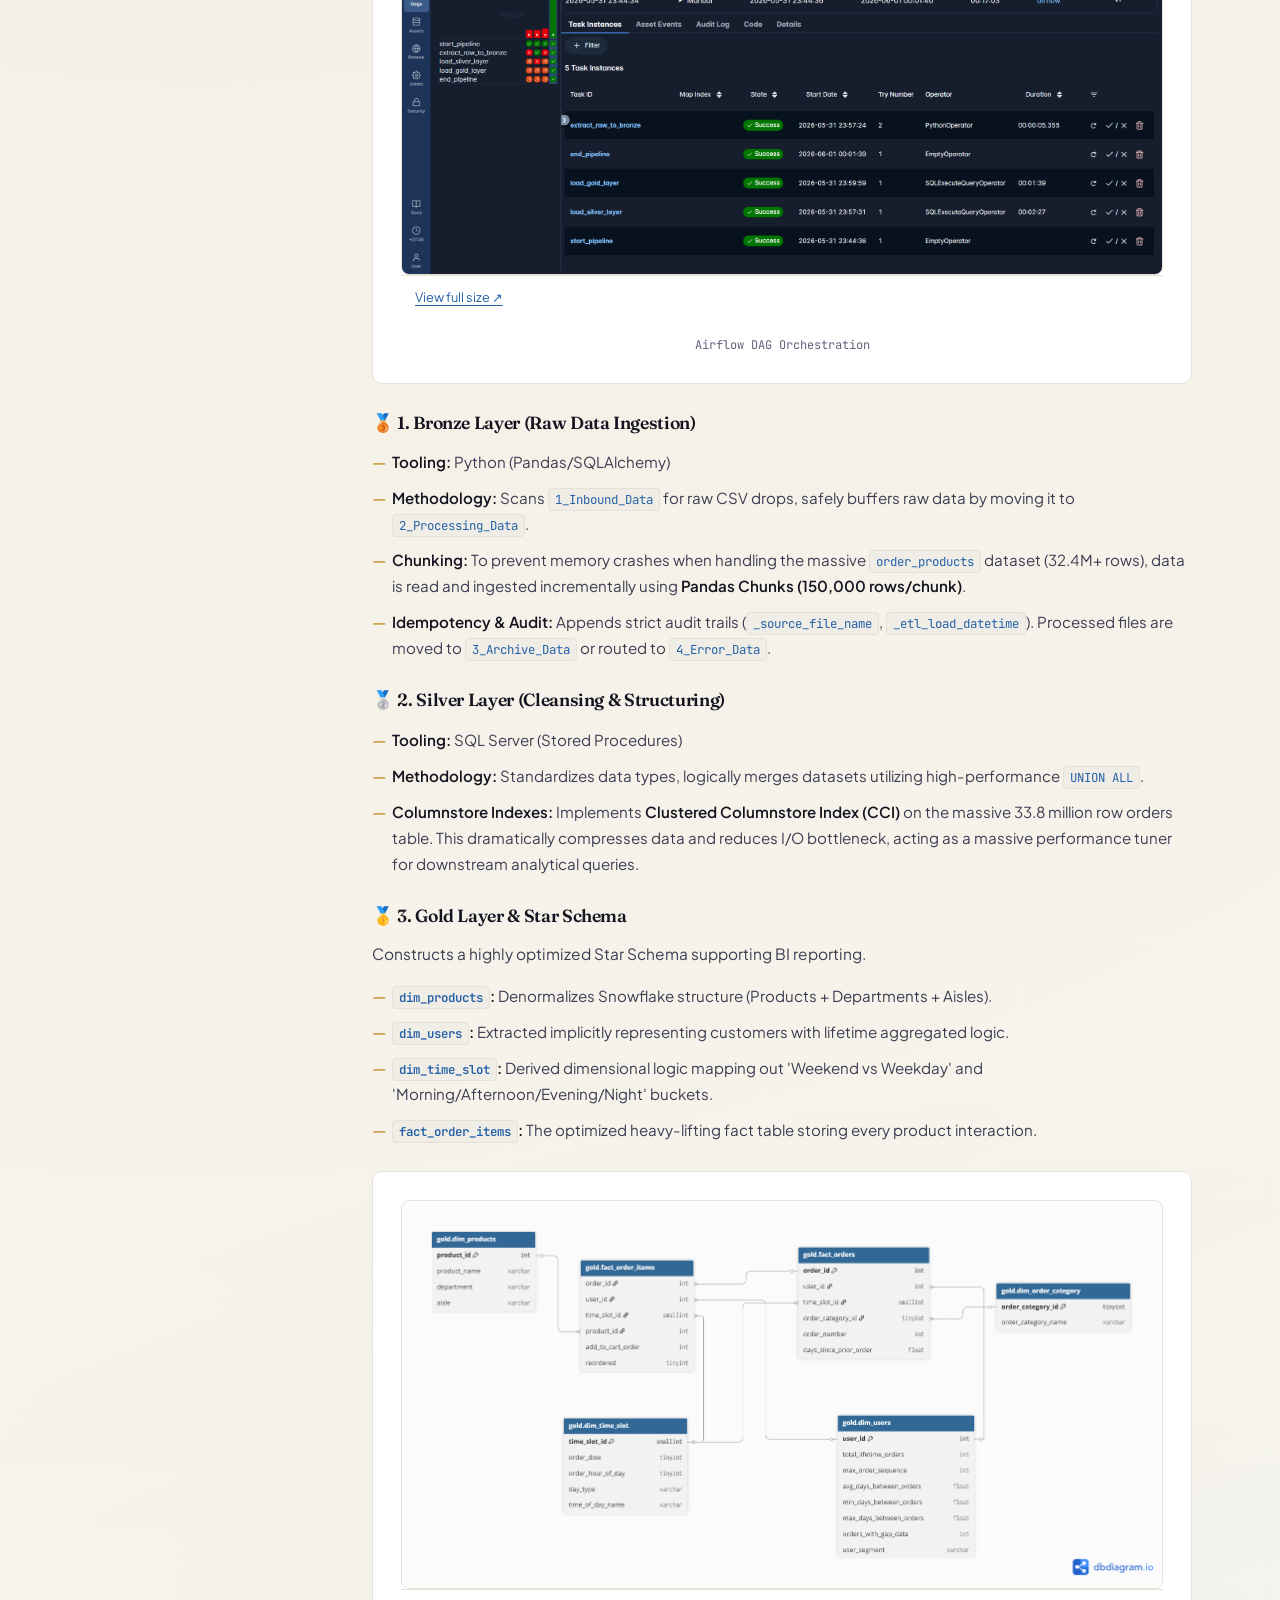
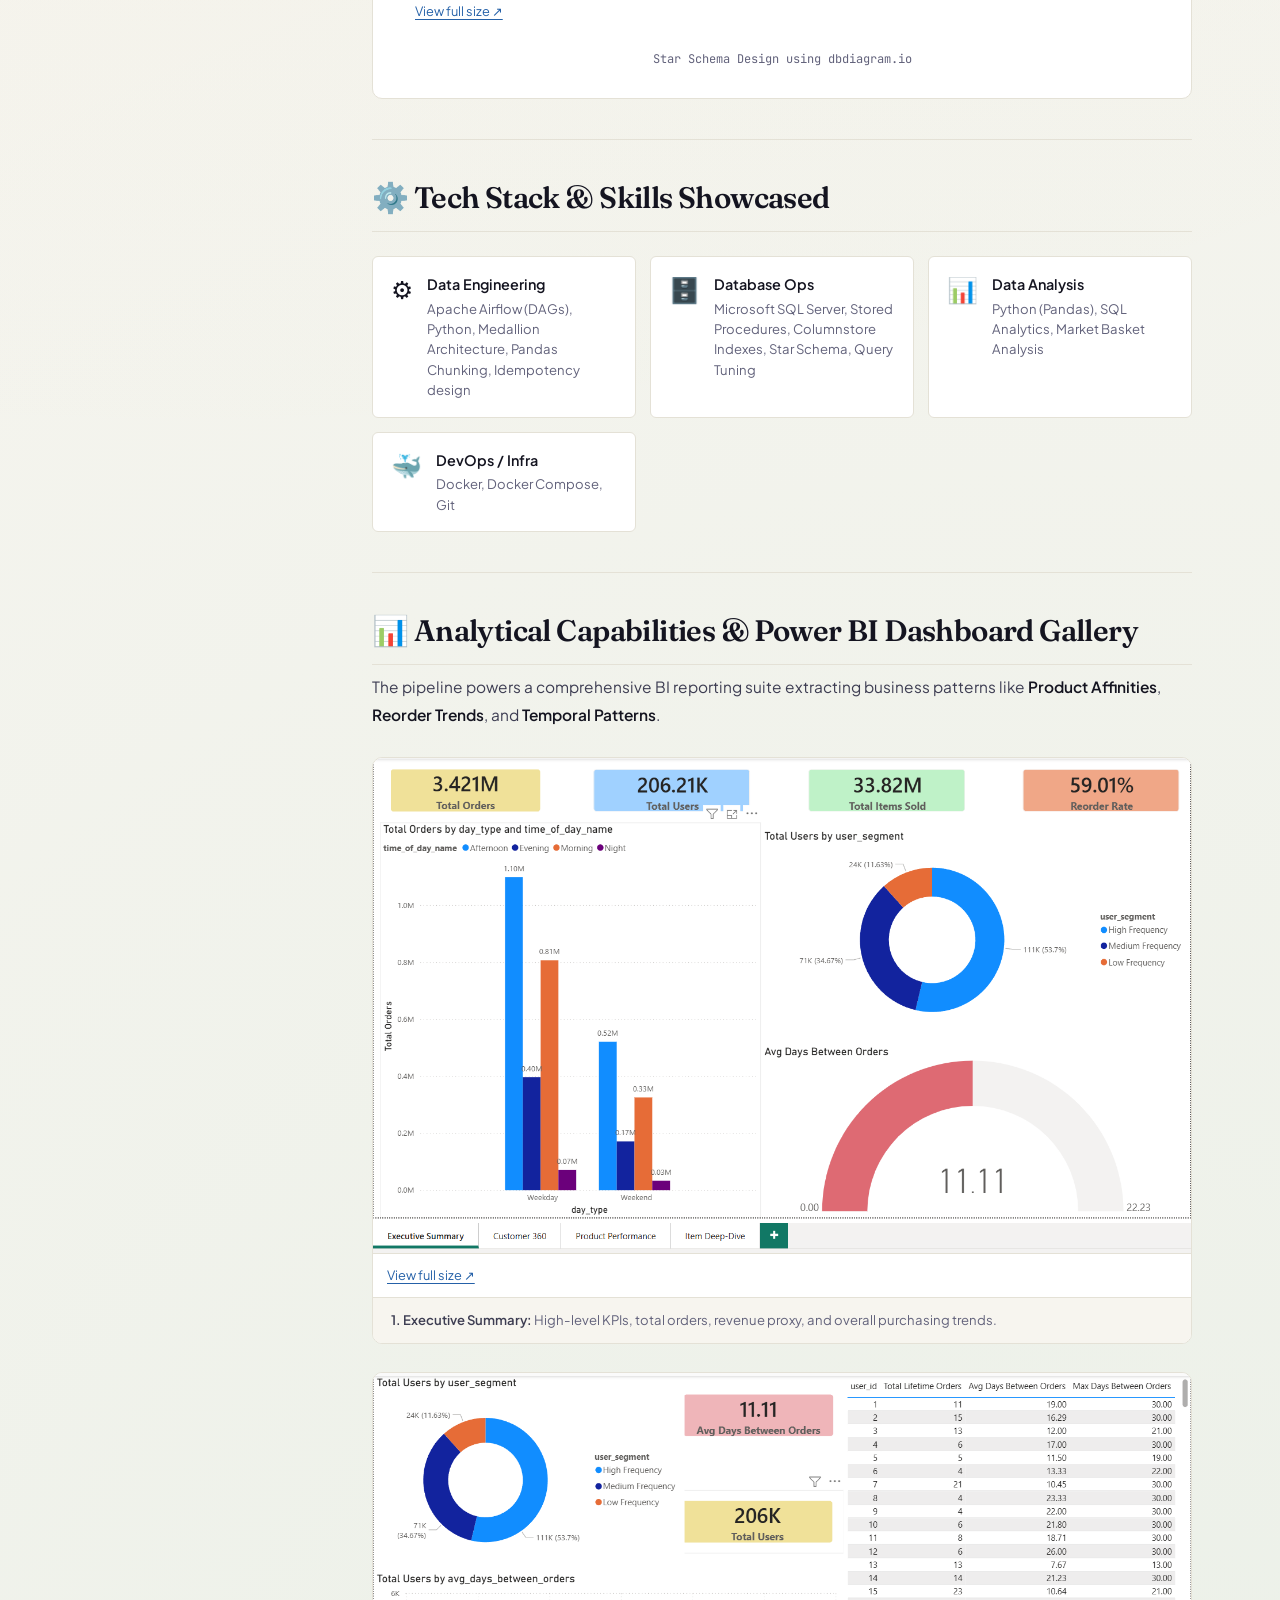
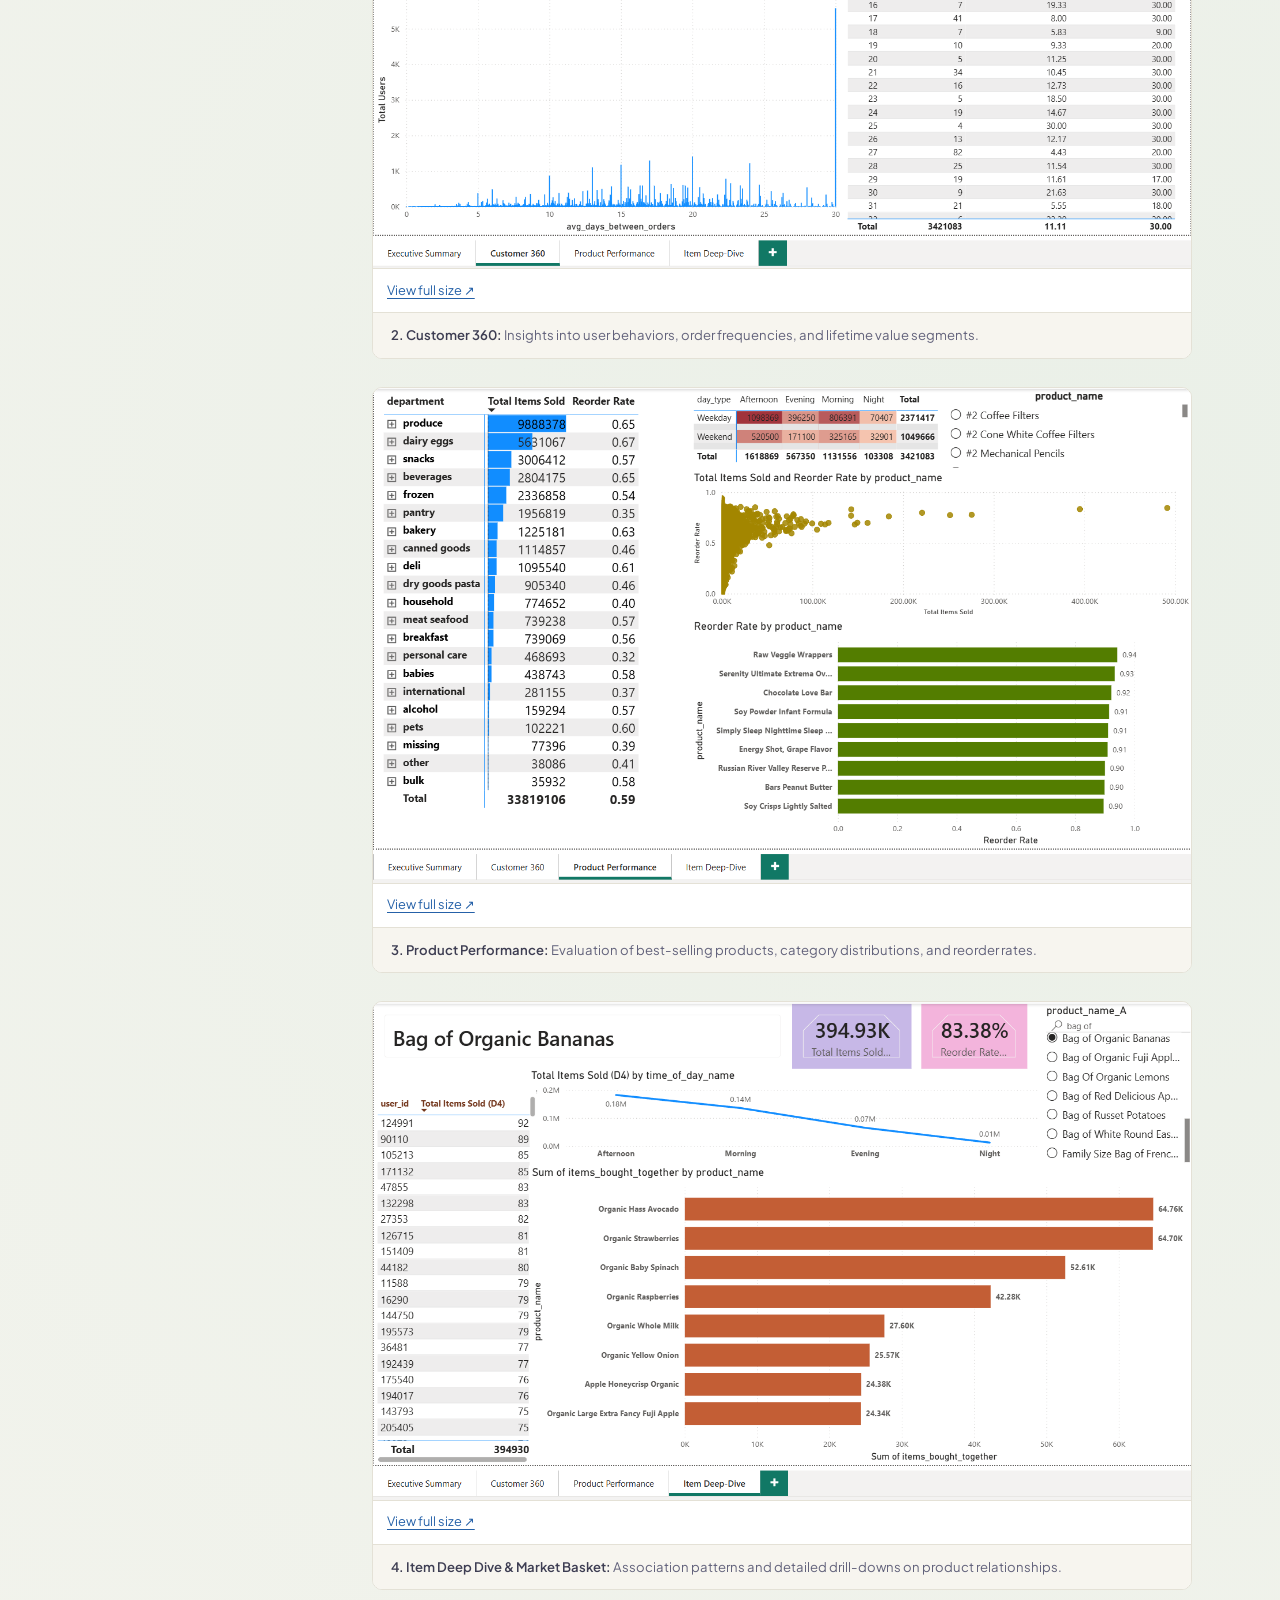
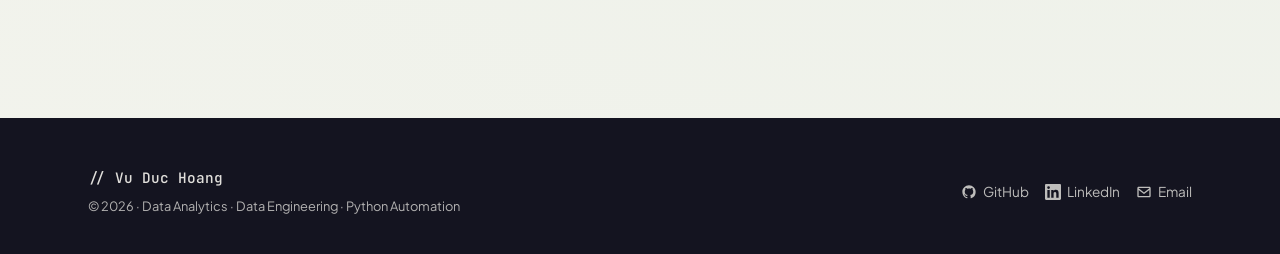
<file: projects/instacart-market-basket/index.html>
<!DOCTYPE html>
<html lang="en">
<head>
  <meta charset="UTF-8" />
  <meta name="viewport" content="width=device-width, initial-scale=1.0" />

  <link rel="icon" href="../../assets/icons/favicon.svg" type="image/svg+xml" />
  <meta name="color-scheme" content="light dark" />
  <script src="../../assets/js/theme-init.js"></script>
  <link rel="stylesheet" href="../../assets/css/fonts.css" />
  <link rel="stylesheet" href="../../assets/css/style.css" />
  <script src="../../assets/js/main.js"></script>
<!-- site:seo start -->
  <title>Instacart Data Pipeline &amp; Analytics | Vu Duc Hoang</title>
  <meta name="description" content="Explore a Python and SQL Server pipeline for Instacart data, with Airflow orchestration, dimensional modeling and Power BI reporting." />
  <meta property="og:type" content="article" />
  <meta property="og:site_name" content="Vu Duc Hoang Portfolio" />
  <meta property="og:title" content="Instacart Data Pipeline &amp; Analytics | Vu Duc Hoang" />
  <meta property="og:description" content="Explore a Python and SQL Server pipeline for Instacart data, with Airflow orchestration, dimensional modeling and Power BI reporting." />
  <meta name="twitter:card" content="summary_large_image" />
  <meta name="twitter:title" content="Instacart Data Pipeline &amp; Analytics | Vu Duc Hoang" />
  <meta name="twitter:description" content="Explore a Python and SQL Server pipeline for Instacart data, with Airflow orchestration, dimensional modeling and Power BI reporting." />
  <link rel="canonical" href="https://vdh-hoangdata.github.io/vdh-portfolio/projects/instacart-market-basket/" />
  <meta property="og:url" content="https://vdh-hoangdata.github.io/vdh-portfolio/projects/instacart-market-basket/" />
  <meta property="og:image" content="https://vdh-hoangdata.github.io/vdh-portfolio/assets/images/social/instacart-market-basket.png" />
  <meta property="og:image:type" content="image/png" />
  <meta property="og:image:width" content="1200" />
  <meta property="og:image:height" content="630" />
  <meta property="og:image:alt" content="Project preview: Instacart Market Basket Data Pipeline &amp; Analytics." />
  <meta name="twitter:image" content="https://vdh-hoangdata.github.io/vdh-portfolio/assets/images/social/instacart-market-basket.png" />
  <meta name="twitter:image:alt" content="Project preview: Instacart Market Basket Data Pipeline &amp; Analytics." />
  <script type="application/ld+json">{"@context":"https://schema.org","@graph":[{"@type":"Person","name":"Vu Duc Hoang","sameAs":["https://github.com/vdh-hoangdata","https://www.linkedin.com/in/duc-hoang-vu-data/"],"@id":"https://vdh-hoangdata.github.io/vdh-portfolio/#person","url":"https://vdh-hoangdata.github.io/vdh-portfolio/"},{"@type":"WebSite","name":"Vu Duc Hoang Portfolio","inLanguage":"en","@id":"https://vdh-hoangdata.github.io/vdh-portfolio/#website","url":"https://vdh-hoangdata.github.io/vdh-portfolio/","publisher":{"@id":"https://vdh-hoangdata.github.io/vdh-portfolio/#person"}},{"@type":"WebPage","@id":"https://vdh-hoangdata.github.io/vdh-portfolio/projects/instacart-market-basket/#webpage","url":"https://vdh-hoangdata.github.io/vdh-portfolio/projects/instacart-market-basket/","name":"Instacart Data Pipeline & Analytics | Vu Duc Hoang","inLanguage":"en","isPartOf":{"@id":"https://vdh-hoangdata.github.io/vdh-portfolio/#website"},"about":{"@id":"https://vdh-hoangdata.github.io/vdh-portfolio/#person"},"mainEntity":{"@id":"https://vdh-hoangdata.github.io/vdh-portfolio/projects/instacart-market-basket/#project"},"breadcrumb":{"@id":"https://vdh-hoangdata.github.io/vdh-portfolio/projects/instacart-market-basket/#breadcrumbs"}},{"@type":"CreativeWork","@id":"https://vdh-hoangdata.github.io/vdh-portfolio/projects/instacart-market-basket/#project","url":"https://vdh-hoangdata.github.io/vdh-portfolio/projects/instacart-market-basket/","name":"Instacart Market Basket Data Pipeline & Analytics","description":"Explore a Python and SQL Server pipeline for Instacart data, with Airflow orchestration, dimensional modeling and Power BI reporting.","inLanguage":"en","author":{"@id":"https://vdh-hoangdata.github.io/vdh-portfolio/#person"},"image":"https://vdh-hoangdata.github.io/vdh-portfolio/assets/images/social/instacart-market-basket.png"},{"@type":"BreadcrumbList","@id":"https://vdh-hoangdata.github.io/vdh-portfolio/projects/instacart-market-basket/#breadcrumbs","itemListElement":[{"@type":"ListItem","position":1,"name":"Home","item":"https://vdh-hoangdata.github.io/vdh-portfolio/"},{"@type":"ListItem","position":2,"name":"Instacart Market Basket Data Pipeline & Analytics","item":"https://vdh-hoangdata.github.io/vdh-portfolio/projects/instacart-market-basket/"}]}]}</script>
<!-- site:seo end -->
</head>
<body>

  <!-- ── Header ─────────────────────────────────────────────── -->
  <div id="header-placeholder">
<!-- shared:header start -->
<a class="skip-link" href="#main-content">Skip to main content</a>
<nav class="site-nav" aria-label="Main navigation">
  <div class="nav-inner">
    <a href="../../" class="nav-logo" aria-label="VH vdh.hoang.data portfolio home">
      <span class="nav-logo-mark">VH</span>
      vdh.hoang.data
    </a>

    <div class="nav-actions">
      <label class="theme-control" hidden>
        <span class="sr-only">Color theme</span>
        <select id="theme-preference">
          <option value="system">System</option>
          <option value="light">Light</option>
          <option value="dark">Dark</option>
        </select>
      </label>
      <button class="nav-hamburger" type="button" aria-label="Open menu" aria-expanded="false" aria-controls="primary-navigation">
        <span></span>
        <span></span>
        <span></span>
      </button>
    </div>

    <ul class="nav-links" id="primary-navigation">
      <li><a href="../../">Home</a></li>
      <li><a href="../../#projects">Projects</a></li>
      <li><a href="../../#about">About</a></li>
      <li><a href="mailto:vdh.hoang.data@gmail.com">Contact</a></li>
      <li>
        <a href="https://github.com/vdh-hoangdata" target="_blank" rel="noopener noreferrer" class="nav-cta">
          GitHub ↗
        </a>
      </li>
    </ul>
  </div>
</nav>
<!-- shared:header end -->
</div>

  <!-- ── Project Hero ───────────────────────────────────────── -->
  <header class="project-hero">
    <div class="container project-hero-content">
      <div class="project-hero-eyebrow">
        <a href="../../">Home</a>
        <span>/</span>
        <a href="../../#projects">Projects</a>
        <span>/</span>
        <span>Instacart Market Basket</span>
      </div>

      <h1>Instacart Market Basket<br>Data Pipeline &amp; Analytics</h1>

      <p class="project-hero-desc">
        A Python and SQL Server pipeline for 34M+ Instacart transactional records, orchestrated with Apache Airflow in Docker.
        Layered transformations and a star schema support Power BI reporting; the case study explains ingestion, modeling and analytical outputs.
      </p>

      <div class="project-meta-row">
        <div class="project-meta-item">
          <span class="project-meta-label">Type</span>
          <span class="project-meta-value">Data Engineering & Analytics</span>
        </div>
        <div class="project-meta-item">
          <span class="project-meta-label">Architecture</span>
          <span class="project-meta-value">Medallion (Bronze → Silver → Gold)</span>
        </div>
        <div class="project-meta-item">
          <span class="project-meta-label">Dataset</span>
          <span class="project-meta-value">Instacart Market Basket (Kaggle) - 34M+ Rows</span>
        </div>
        <div class="project-meta-item">
          <span class="project-meta-label">Source Code</span>
          <span class="project-meta-value">
            <a href="https://github.com/vdh-hoangdata/Instacart_Market_Basket_DW_Project" target="_blank" rel="noopener noreferrer">GitHub Repository ↗</a>
          </span>
        </div>
      </div>
    </div>
  </header>

  <!-- ── Project Content ────────────────────────────────────── -->
  <main class="project-main" id="main-content" tabindex="-1">
    <div class="container project-grid-layout">

      <!-- Left Table of Contents (Sticky) -->
      <aside class="project-sidebar">
        <nav class="toc" aria-label="Table of Contents">
          <p class="toc-heading">Contents</p>
          <ul>
            <li><a href="#overview">Project Overview</a></li>
            <li><a href="#architecture">System Architecture</a></li>
            <li><a href="#bronze">🥉 Bronze Layer</a></li>
            <li><a href="#silver">🥈 Silver Layer</a></li>
            <li><a href="#gold">🥇 Gold Layer & Star Schema</a></li>
            <li><a href="#orchestration">⚙️ Tech Stack & Showcase</a></li>
            <li><a href="#powerbi">📊 Power BI Analytics</a></li>
          </ul>
        </nav>
      </aside>

      <!-- Right Main Content -->
      <article class="project-article">
<!-- case:reading-guide start -->
<section class="case-summary" aria-labelledby="case-summary-title"><h2 id="case-summary-title">Case study at a glance</h2><dl><div><dt>Problem</dt><dd>Make grocery transactions usable for purchasing analysis.</dd></div><div><dt>Approach</dt><dd>Built a Python/SQL Server pipeline, orchestrated with Airflow.</dd></div><div><dt>Implementation</dt><dd>Tools and techniques: Data Warehouse, Apache Airflow, Power BI, SQL Server, Python, Docker.</dd></div><div><dt>Outcome</dt><dd>An analytical star schema and Power BI reports for customer and product exploration.</dd></div></dl></section>
<!-- case:reading-guide end -->

        <!-- ══════════ OVERVIEW ══════════ -->
        <section class="prose">
          <h2 id="overview">Project Overview</h2>
          <p class="lead">
            This project is an end-to-end <strong>Data Engineering and Data Analytics</strong> solution built around the famous Instacart Market Basket dataset. The primary goal is to build a robust, scalable automated data pipeline that processes over <strong>34 million rows</strong> of transactional data, transforming it into a business-ready <strong>Star Schema</strong>.
          </p>
          <p>
            It uncovers actionable insights regarding customer purchasing behaviors. This demonstrates the capability to conceptualize, design, and implement a full-stack data project suitable for real-world enterprise environments.
          </p>
        </section>
        <hr class="section-divider" />

        <!-- ══════════ ARCHITECTURE ══════════ -->
        <section class="prose">
          <h2 id="architecture">System Architecture</h2>
          <p>
            The project strictly implements the <strong>Medallion Architecture</strong> pattern (Bronze ➔ Silver ➔ Gold), orchestrated dynamically via <strong>Apache Airflow</strong> running in a <strong>Dockerized</strong> environment.
          </p>
          <figure class="diagram-wrap fade-in">
            <a class="image-link" href="../../assets/images/instacart_market_basket/airflow_success.webp" target="_blank" rel="noopener noreferrer" aria-label="View full size: Airflow DAG Pipeline"><img alt="Airflow DAG Pipeline" decoding="async" height="863" loading="lazy" src="../../assets/images/instacart_market_basket/airflow_success.webp" style="width:100%; border-radius:8px; border:1px solid var(--cream-3);" width="1918"/><span class="image-link-hint">View full size ↗</span></a>
            <figcaption>Airflow DAG Orchestration</figcaption>
          </figure>

          <h3 id="bronze">🥉 1. Bronze Layer (Raw Data Ingestion)</h3>
          <ul>
            <li><strong>Tooling:</strong> Python (Pandas/SQLAlchemy)</li>
            <li><strong>Methodology:</strong> Scans <code>1_Inbound_Data</code> for raw CSV drops, safely buffers raw data by moving it to <code>2_Processing_Data</code>.</li>
            <li><strong>Chunking:</strong> To prevent memory crashes when handling the massive <code>order_products</code> dataset (32.4M+ rows), data is read and ingested incrementally using <strong>Pandas Chunks (150,000 rows/chunk)</strong>.</li>
            <li><strong>Idempotency & Audit:</strong> Appends strict audit trails (<code>_source_file_name</code>, <code>_etl_load_datetime</code>). Processed files are moved to <code>3_Archive_Data</code> or routed to <code>4_Error_Data</code>.</li>
          </ul>

          <h3 id="silver">🥈 2. Silver Layer (Cleansing & Structuring)</h3>
          <ul>
            <li><strong>Tooling:</strong> SQL Server (Stored Procedures)</li>
            <li><strong>Methodology:</strong> Standardizes data types, logically merges datasets utilizing high-performance <code>UNION ALL</code>.</li>
            <li><strong>Columnstore Indexes:</strong> Implements <strong>Clustered Columnstore Index (CCI)</strong> on the massive 33.8 million row orders table. This dramatically compresses data and reduces I/O bottleneck, acting as a massive performance tuner for downstream analytical queries.</li>
          </ul>

          <h3 id="gold">🥇 3. Gold Layer & Star Schema</h3>
          <p>
            Constructs a highly optimized Star Schema supporting BI reporting.
          </p>
          <ul>
            <li><strong><code>dim_products</code>:</strong> Denormalizes Snowflake structure (Products + Departments + Aisles).</li>
            <li><strong><code>dim_users</code>:</strong> Extracted implicitly representing customers with lifetime aggregated logic.</li>
            <li><strong><code>dim_time_slot</code>:</strong> Derived dimensional logic mapping out 'Weekend vs Weekday' and 'Morning/Afternoon/Evening/Night' buckets.</li>
            <li><strong><code>fact_order_items</code>:</strong> The optimized heavy-lifting fact table storing every product interaction.</li>
          </ul>
          
          <figure class="diagram-wrap fade-in">
            <a class="image-link" href="../../assets/images/instacart_market_basket/schema_dbdiagram.webp" target="_blank" rel="noopener noreferrer" aria-label="View full size: Star Schema Database Diagram"><img alt="Star Schema Database Diagram" decoding="async" height="778" loading="lazy" src="../../assets/images/instacart_market_basket/schema_dbdiagram.webp" style="width:100%; border-radius:8px; border:1px solid var(--cream-3);" width="1529"/><span class="image-link-hint">View full size ↗</span></a>
            <figcaption>Star Schema Design using dbdiagram.io</figcaption>
          </figure>

        </section>
        <hr class="section-divider" />

        <!-- ══════════ TECH STACK & PIPELINE ══════════ -->
        <section class="prose">
          <h2 id="orchestration">⚙️ Tech Stack & Skills Showcased</h2>
          <div class="tech-grid">
            <div class="tech-item">
              <span class="tech-icon">⚙️</span>
              <div class="tech-info">
                <strong>Data Engineering</strong>
                <span>Apache Airflow (DAGs), Python, Medallion Architecture, Pandas Chunking, Idempotency design</span>
              </div>
            </div>
            <div class="tech-item">
              <span class="tech-icon">🗄️</span>
              <div class="tech-info">
                <strong>Database Ops</strong>
                <span>Microsoft SQL Server, Stored Procedures, Columnstore Indexes, Star Schema, Query Tuning</span>
              </div>
            </div>
            <div class="tech-item">
              <span class="tech-icon">📊</span>
              <div class="tech-info">
                <strong>Data Analysis</strong>
                <span>Python (Pandas), SQL Analytics, Market Basket Analysis</span>
              </div>
            </div>
            <div class="tech-item">
              <span class="tech-icon">🐳</span>
              <div class="tech-info">
                <strong>DevOps / Infra</strong>
                <span>Docker, Docker Compose, Git</span>
              </div>
            </div>
          </div>
        </section>
        <hr class="section-divider" />

        <!-- ══════════ POWER BI ══════════ -->
        <section class="prose">
          <h2 id="powerbi">📊 Analytical Capabilities & Power BI Dashboard Gallery</h2>
          <p>
            The pipeline powers a comprehensive BI reporting suite extracting business patterns like <strong>Product Affinities</strong>, <strong>Reorder Trends</strong>, and <strong>Temporal Patterns</strong>.
          </p>

          <figure class="img-zoom-wrap fade-in">
            <a class="image-link" href="../../assets/images/instacart_market_basket/1_executive_summary.webp" target="_blank" rel="noopener noreferrer" aria-label="View full size: Executive Summary"><img alt="Executive Summary" decoding="async" height="861" loading="lazy" src="../../assets/images/instacart_market_basket/1_executive_summary.webp" width="1422"/><span class="image-link-hint">View full size ↗</span></a>
            <figcaption><strong>1. Executive Summary:</strong> High-level KPIs, total orders, revenue proxy, and overall purchasing trends.</figcaption>
          </figure>

          <figure class="img-zoom-wrap fade-in">
            <a class="image-link" href="../../assets/images/instacart_market_basket/2_customer360.webp" target="_blank" rel="noopener noreferrer" aria-label="View full size: Customer 360"><img alt="Customer 360" decoding="async" height="861" loading="lazy" src="../../assets/images/instacart_market_basket/2_customer360.webp" width="1421"/><span class="image-link-hint">View full size ↗</span></a>
            <figcaption><strong>2. Customer 360:</strong> Insights into user behaviors, order frequencies, and lifetime value segments.</figcaption>
          </figure>

          <figure class="img-zoom-wrap fade-in">
            <a class="image-link" href="../../assets/images/instacart_market_basket/3_product_performance.webp" target="_blank" rel="noopener noreferrer" aria-label="View full size: Product Performance"><img alt="Product Performance" decoding="async" height="860" loading="lazy" src="../../assets/images/instacart_market_basket/3_product_performance.webp" width="1421"/><span class="image-link-hint">View full size ↗</span></a>
            <figcaption><strong>3. Product Performance:</strong> Evaluation of best-selling products, category distributions, and reorder rates.</figcaption>
          </figure>

          <figure class="img-zoom-wrap fade-in">
            <a class="image-link" href="../../assets/images/instacart_market_basket/4_item_deep_dive.webp" target="_blank" rel="noopener noreferrer" aria-label="View full size: Item Deep Dive"><img alt="Item Deep Dive" decoding="async" height="862" loading="lazy" src="../../assets/images/instacart_market_basket/4_item_deep_dive.webp" width="1417"/><span class="image-link-hint">View full size ↗</span></a>
            <figcaption><strong>4. Item Deep Dive & Market Basket:</strong> Association patterns and detailed drill-downs on product relationships.</figcaption>
          </figure>
        </section>

      </article>

    </div>
  </main>

  <!-- ── Footer ─────────────────────────────────────────────── -->
  <div id="footer-placeholder">
<!-- shared:footer start -->
<footer class="site-footer" role="contentinfo">
  <div class="footer-inner">
    <div class="footer-left">
      <span class="footer-logo">// Vu Duc Hoang</span>
      <span class="footer-copy">© <span id="current-year">2026</span> · Data Analytics · Data Engineering · Python Automation</span>
    </div>
    <div class="footer-links">
      <a href="https://github.com/vdh-hoangdata" target="_blank" rel="noopener noreferrer" aria-label="GitHub">
        <svg width="16" height="16" fill="currentColor" viewBox="0 0 24 24">
          <path d="M12 2C6.477 2 2 6.484 2 12.017c0 4.425 2.865 8.18 6.839 9.504.5.092.682-.217.682-.483 0-.237-.008-.868-.013-1.703-2.782.605-3.369-1.343-3.369-1.343-.454-1.158-1.11-1.466-1.11-1.466-.908-.62.069-.608.069-.608 1.003.07 1.531 1.032 1.531 1.032.892 1.53 2.341 1.088 2.91.832.092-.647.35-1.088.636-1.338-2.22-.253-4.555-1.113-4.555-4.951 0-1.093.39-1.988 1.029-2.688-.103-.253-.446-1.272.098-2.65 0 0 .84-.27 2.75 1.026A9.564 9.564 0 0112 6.844c.85.004 1.705.115 2.504.337 1.909-1.296 2.747-1.027 2.747-1.027.546 1.379.202 2.398.1 2.651.64.7 1.028 1.595 1.028 2.688 0 3.848-2.339 4.695-4.566 4.943.359.309.678.92.678 1.855 0 1.338-.012 2.419-.012 2.747 0 .268.18.58.688.482A10.019 10.019 0 0022 12.017C22 6.484 17.522 2 12 2z"/>
        </svg>
        GitHub
      </a>
      <a href="https://www.linkedin.com/in/duc-hoang-vu-data/" target="_blank" rel="noopener noreferrer" aria-label="LinkedIn">
        <svg width="16" height="16" fill="currentColor" viewBox="0 0 24 24">
          <path d="M20.447 20.452h-3.554v-5.569c0-1.328-.027-3.037-1.852-3.037-1.853 0-2.136 1.445-2.136 2.939v5.667H9.351V9h3.414v1.561h.046c.477-.9 1.637-1.85 3.37-1.85 3.601 0 4.267 2.37 4.267 5.455v6.286zM5.337 7.433a2.062 2.062 0 01-2.063-2.065 2.064 2.064 0 112.063 2.065zm1.782 13.019H3.555V9h3.564v11.452zM22.225 0H1.771C.792 0 0 .774 0 1.729v20.542C0 23.227.792 24 1.771 24h20.451C23.2 24 24 23.227 24 22.271V1.729C24 .774 23.2 0 22.222 0h.003z"/>
        </svg>
        LinkedIn
      </a>
      <a href="mailto:vdh.hoang.data@gmail.com" aria-label="Email">
        <svg width="16" height="16" fill="currentColor" viewBox="0 0 24 24">
          <path d="M20 4H4c-1.103 0-2 .897-2 2v12c0 1.103.897 2 2 2h16c1.103 0 2-.897 2-2V6c0-1.103-.897-2-2-2zm0 2v.511l-8 6.223-8-6.222V6h16zM4 18V9.044l7.386 5.745a.994.994 0 001.228 0L20 9.044 20.002 18H4z"/>
        </svg>
        Email
      </a>
    </div>
  </div>
</footer>
<!-- shared:footer end -->
</div>

  <!-- Shared JS -->
</body>
</html>
</file>
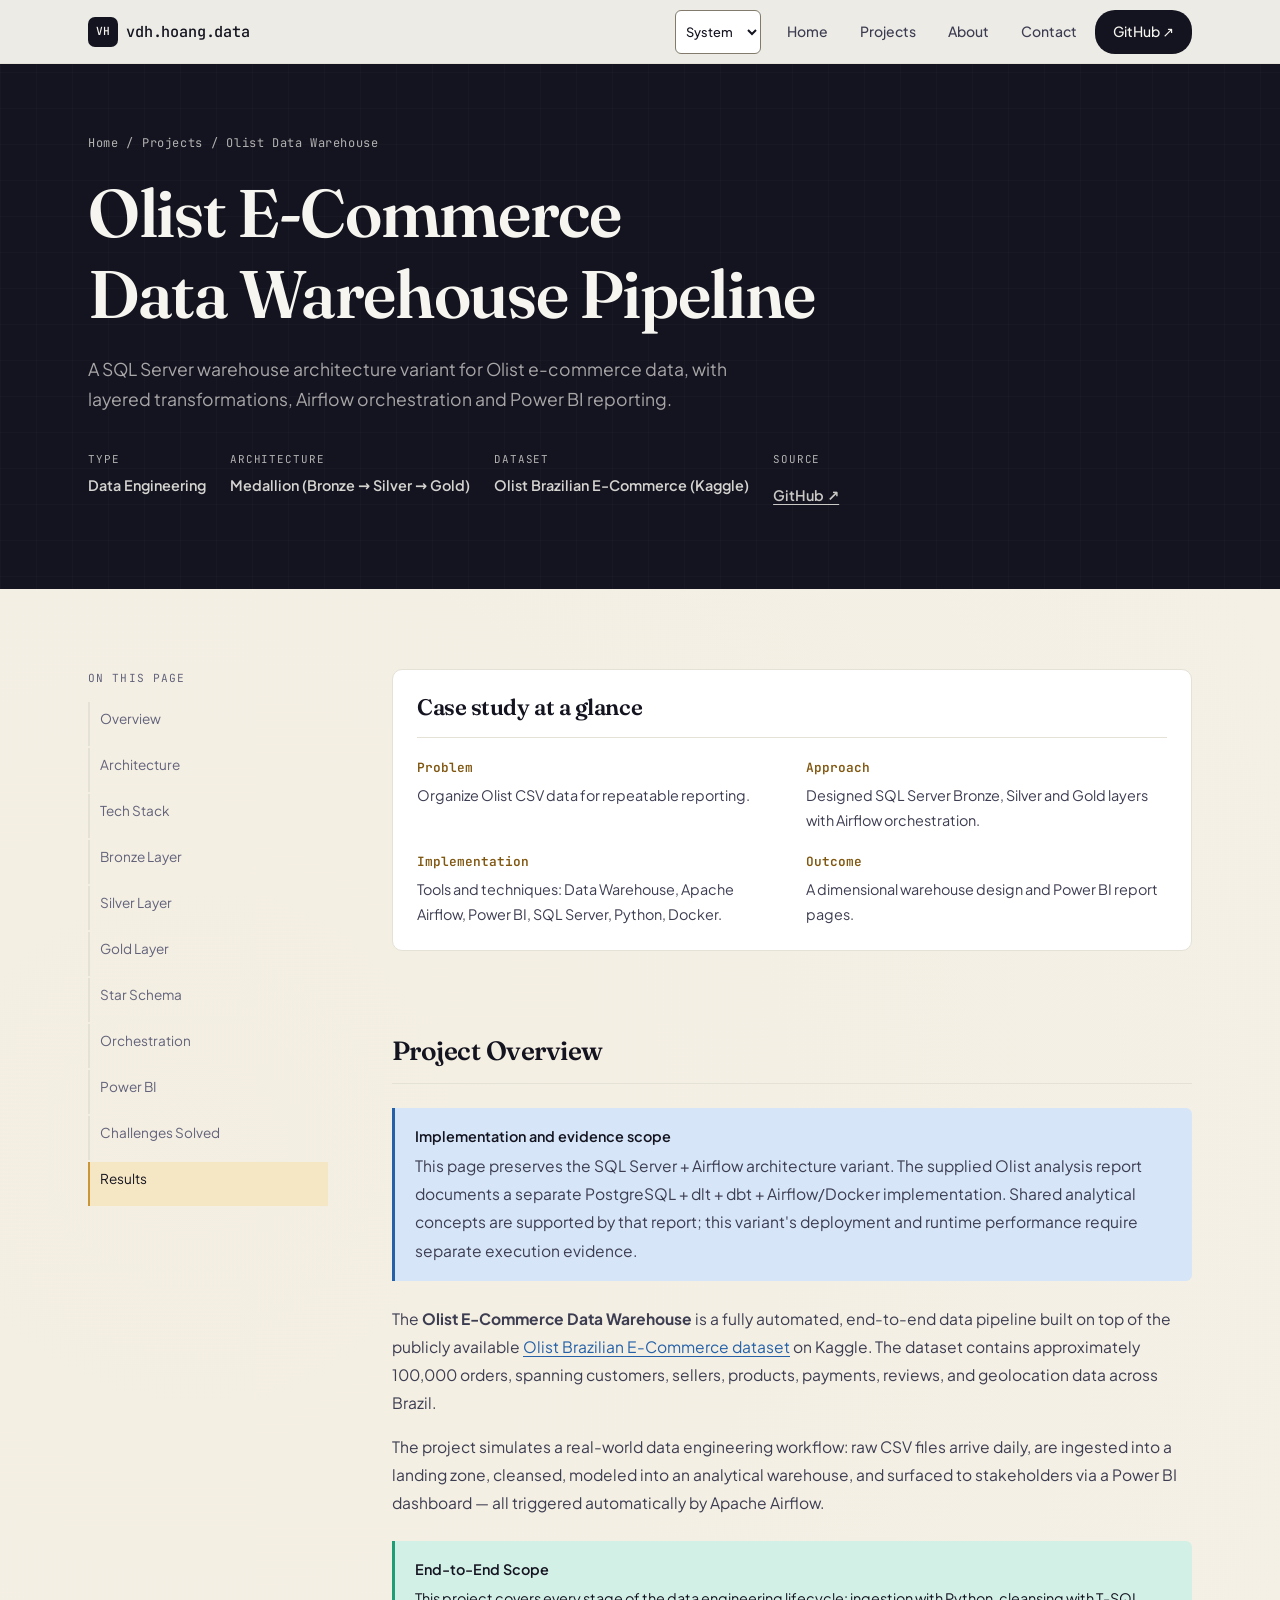
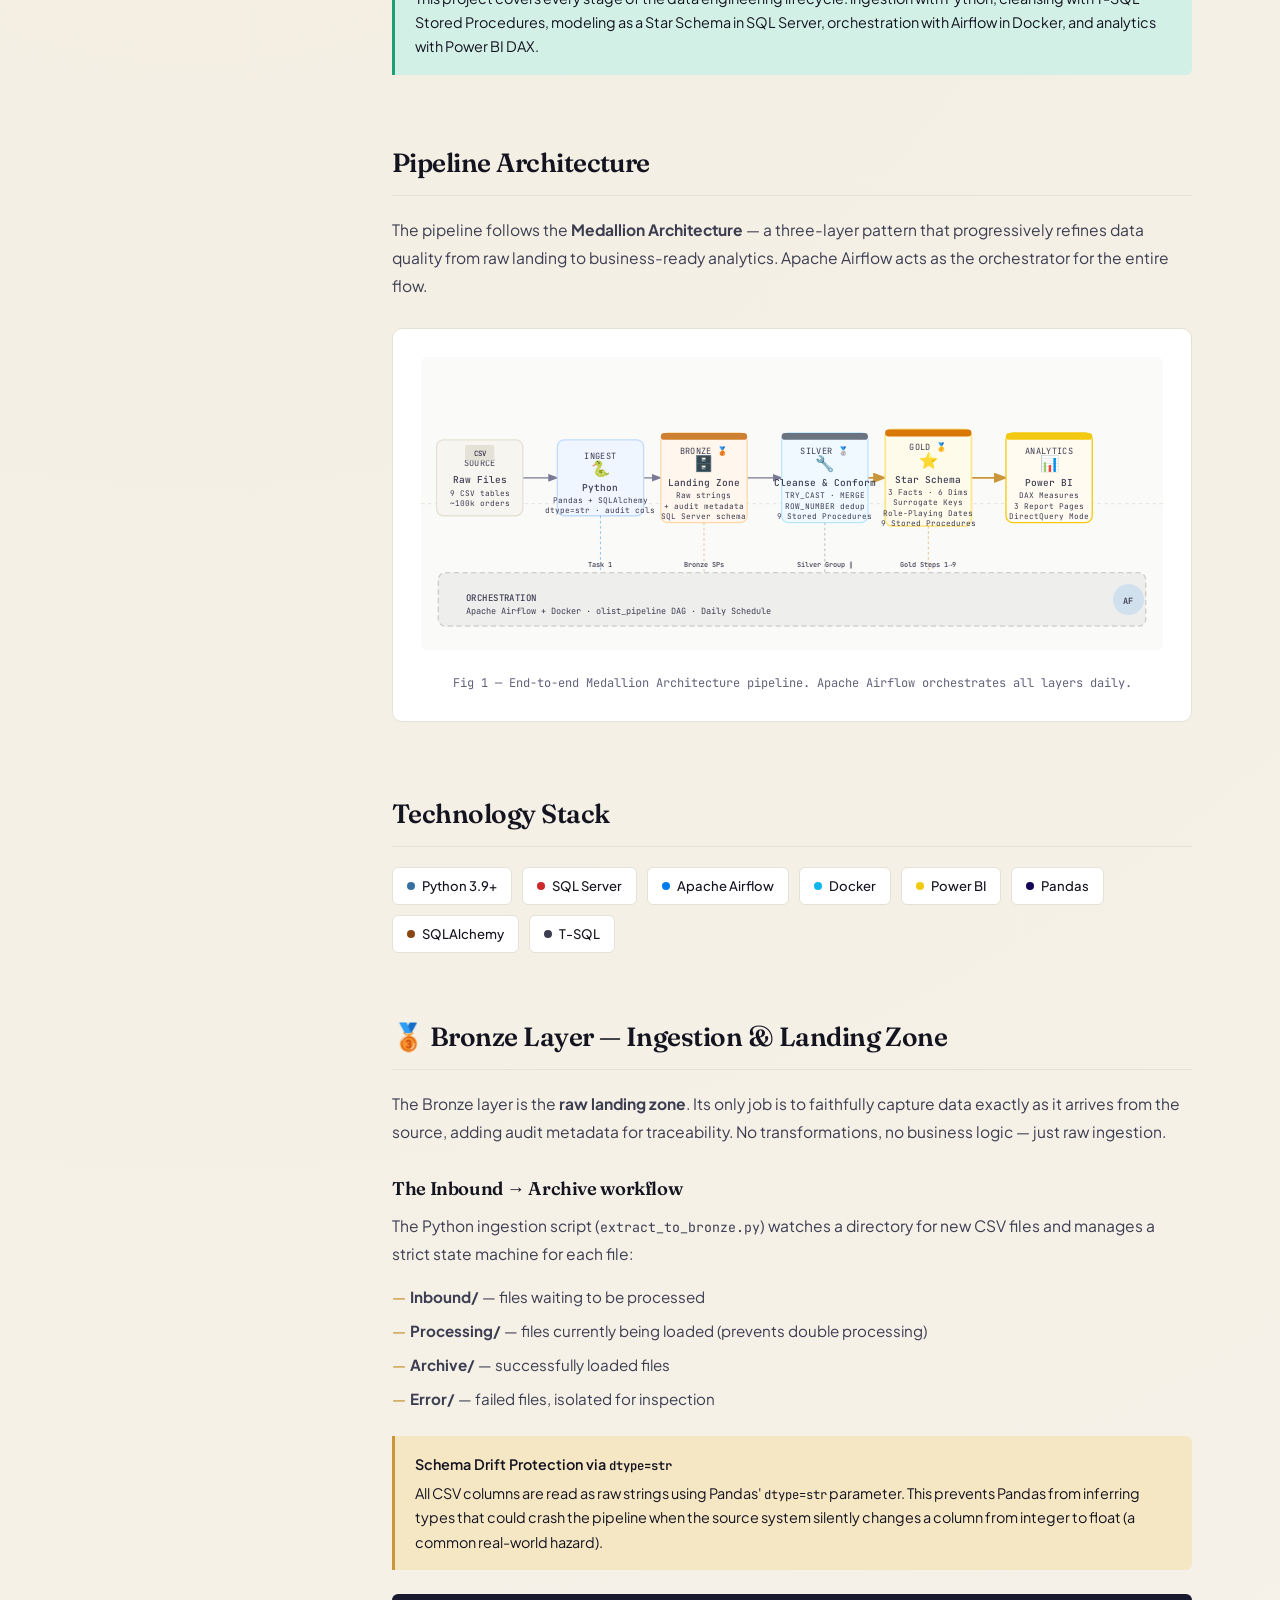
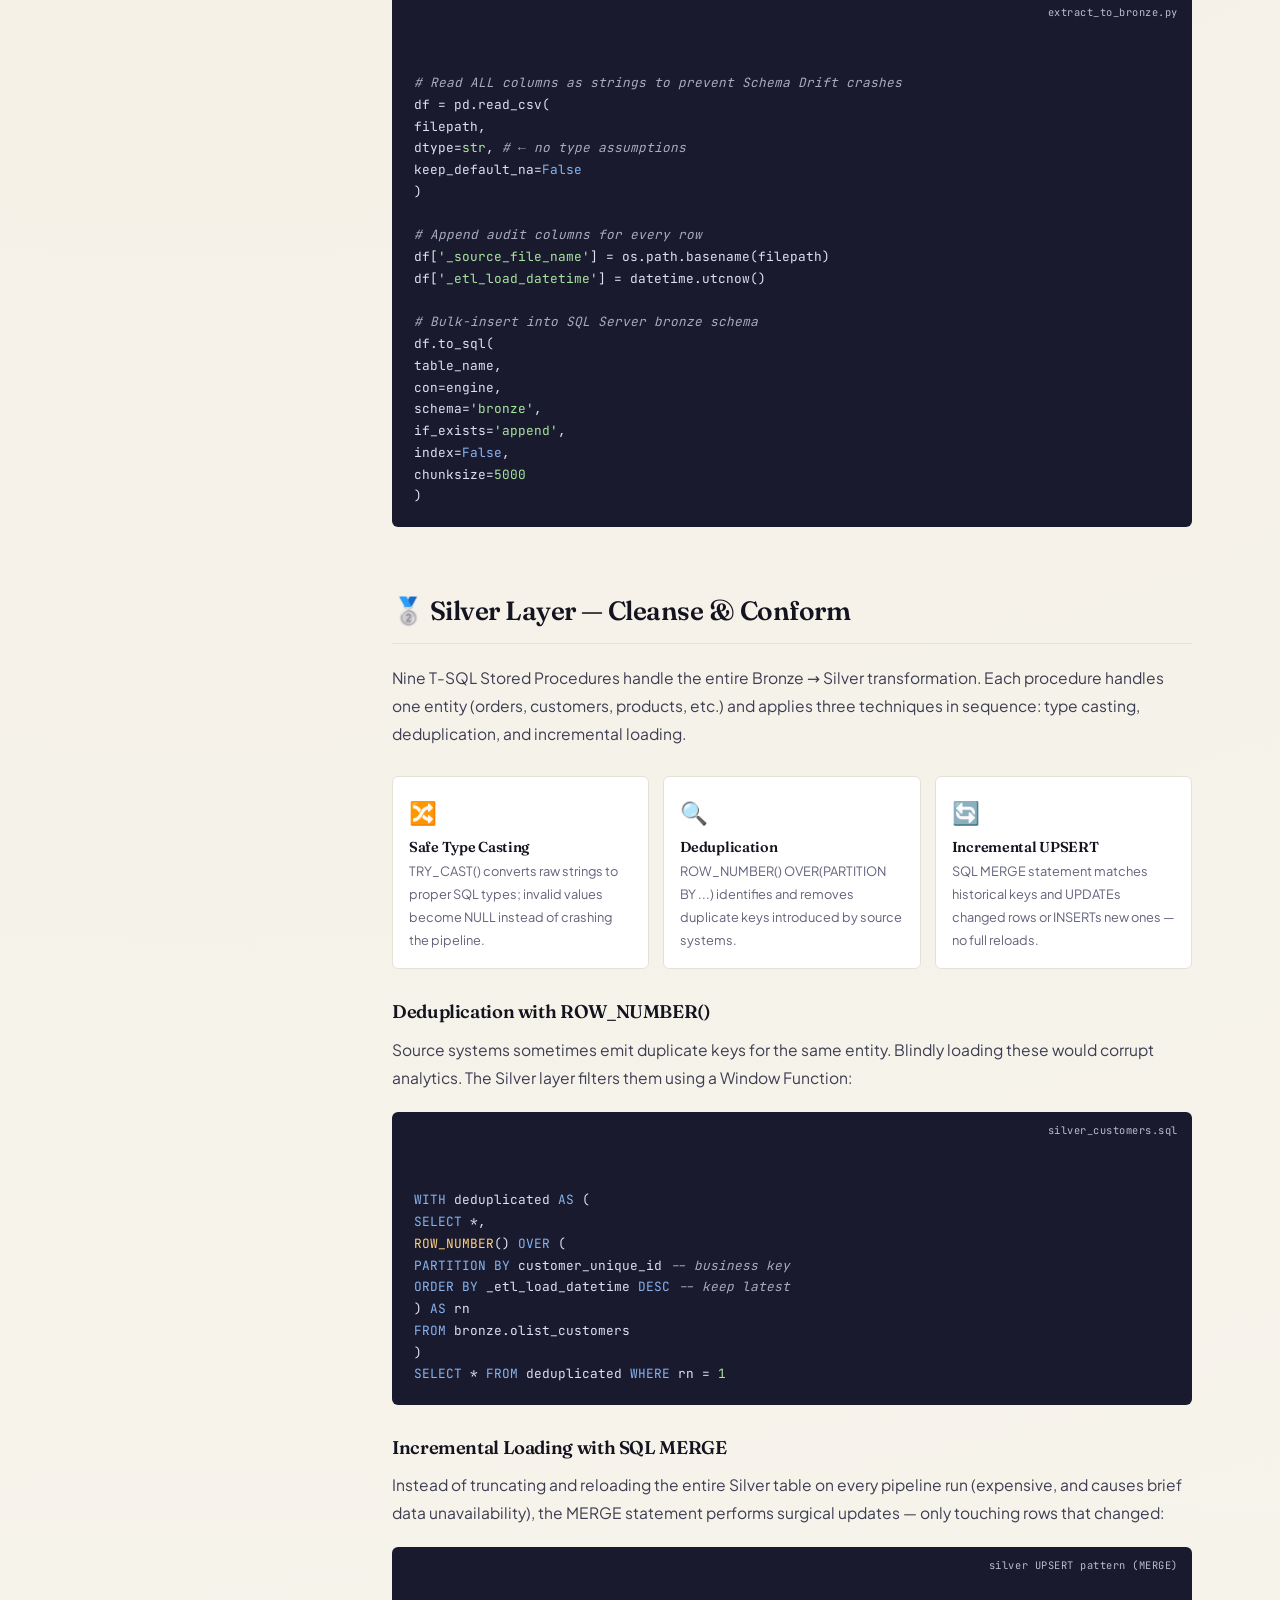
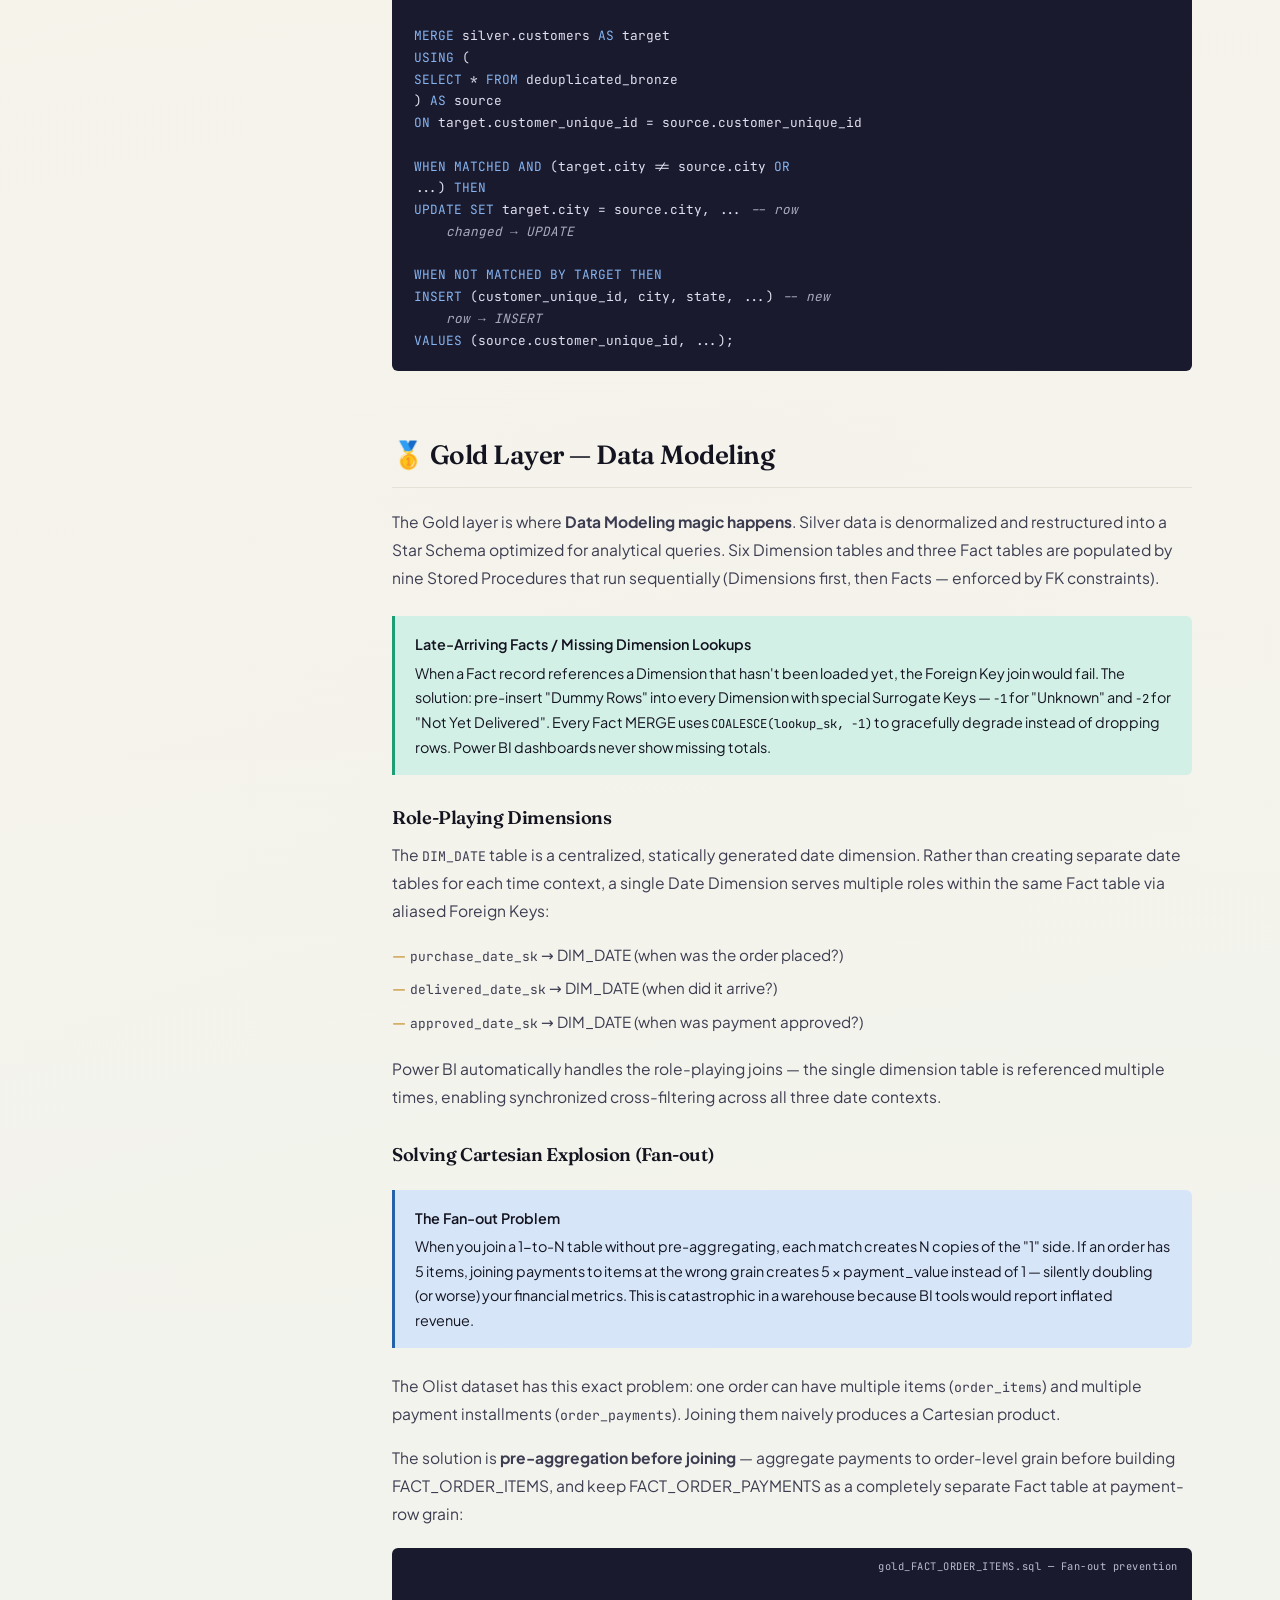
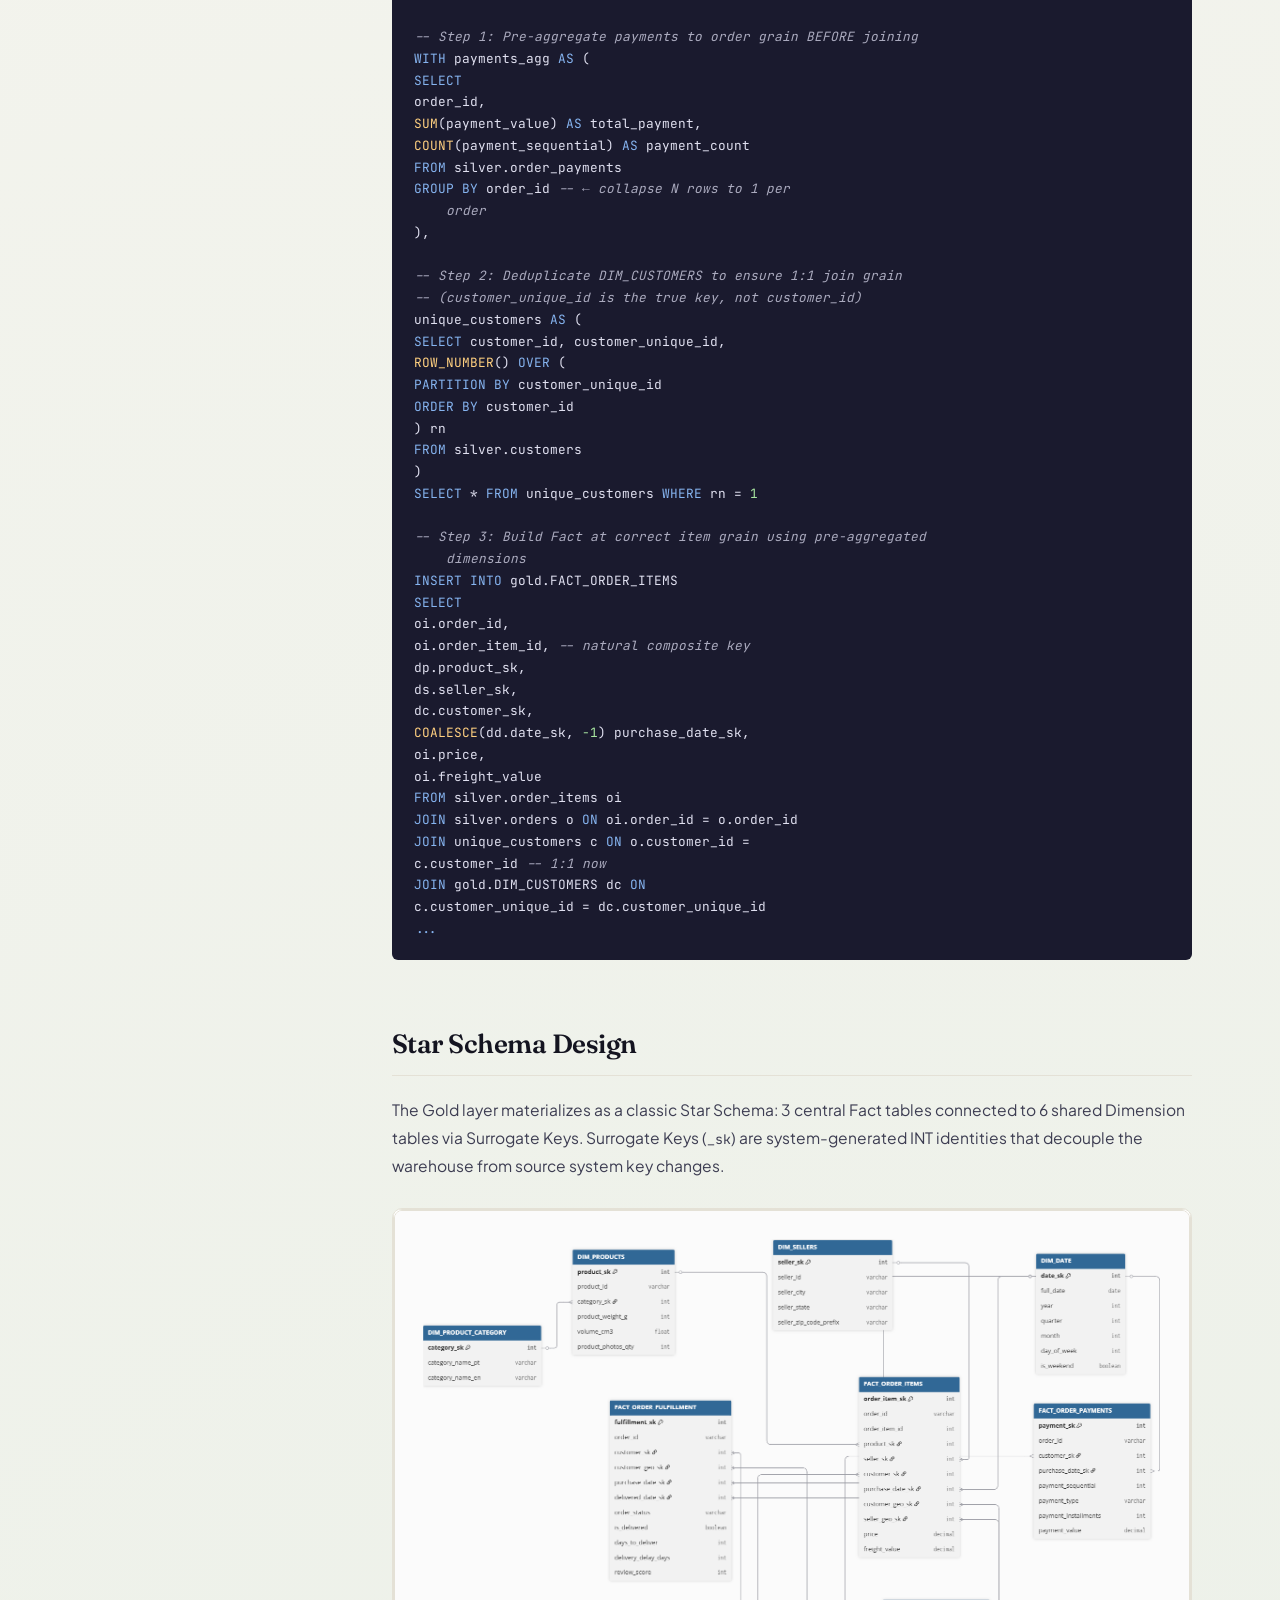
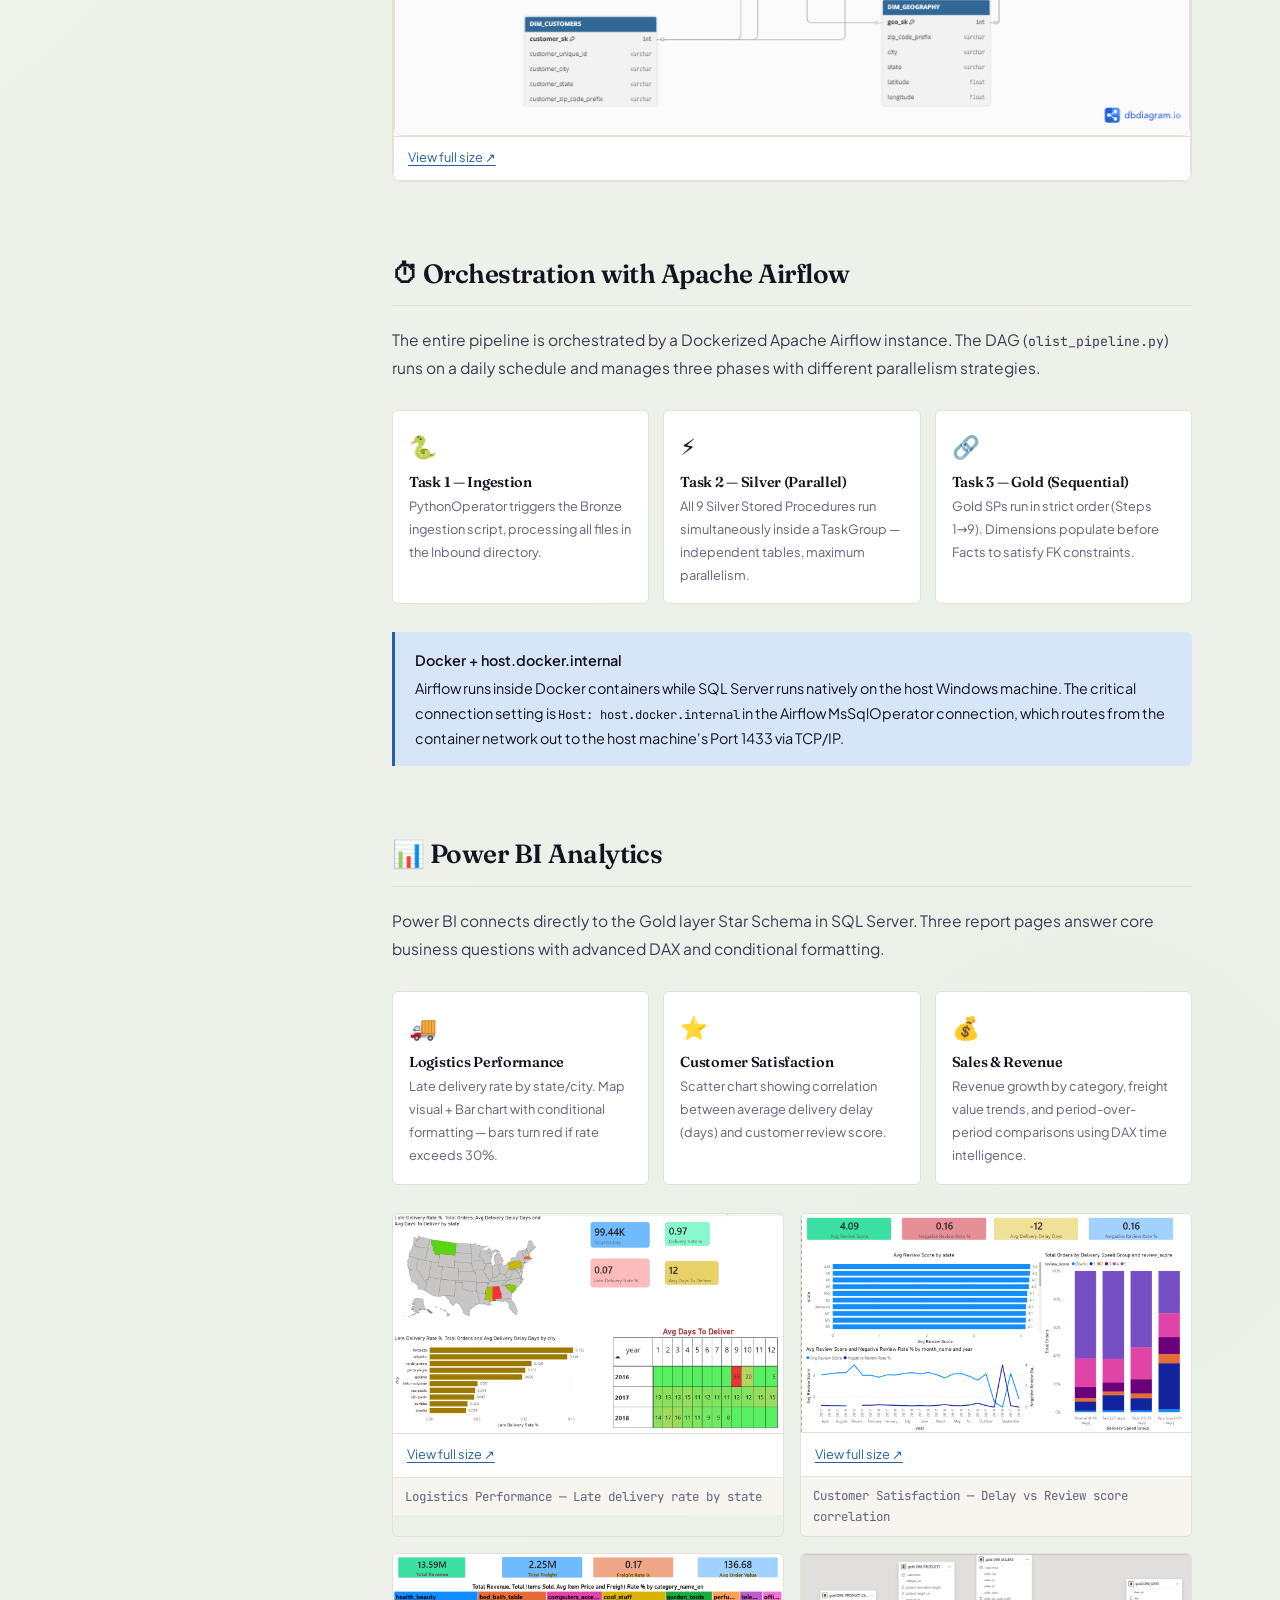
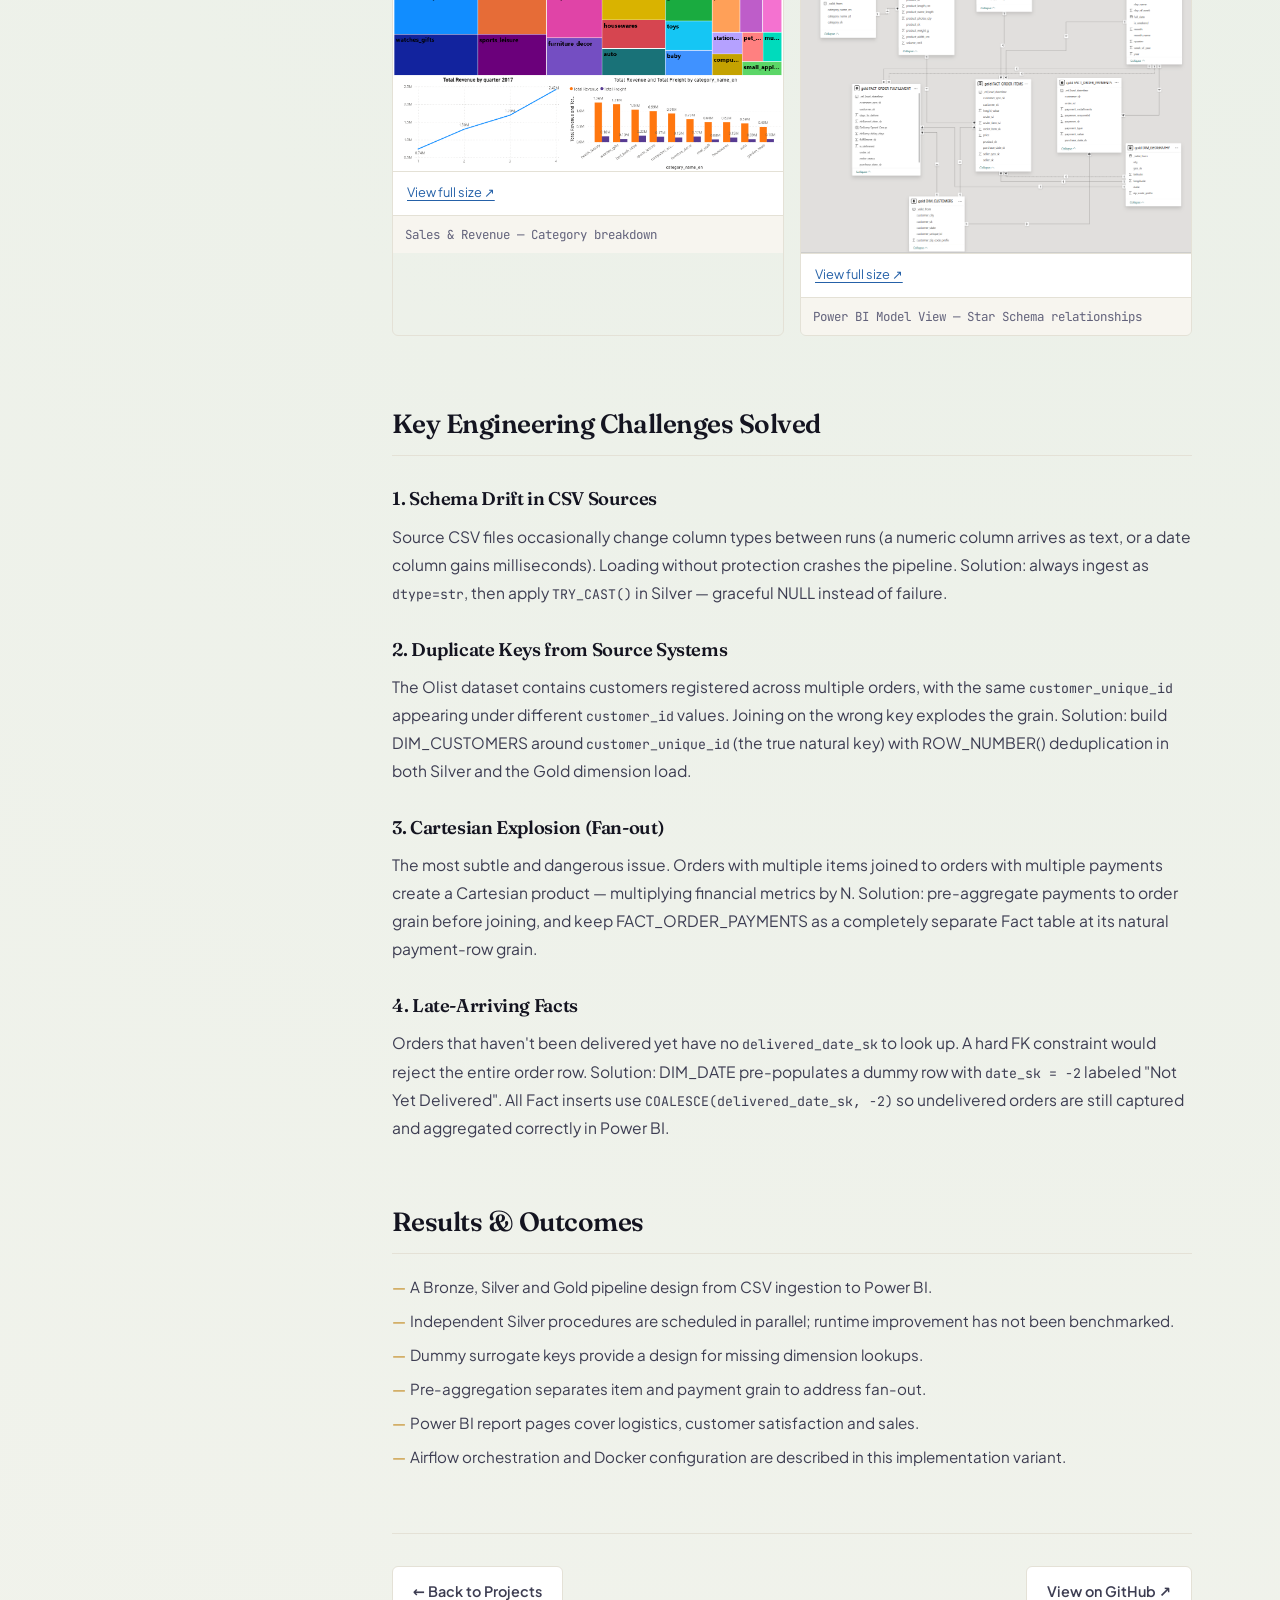
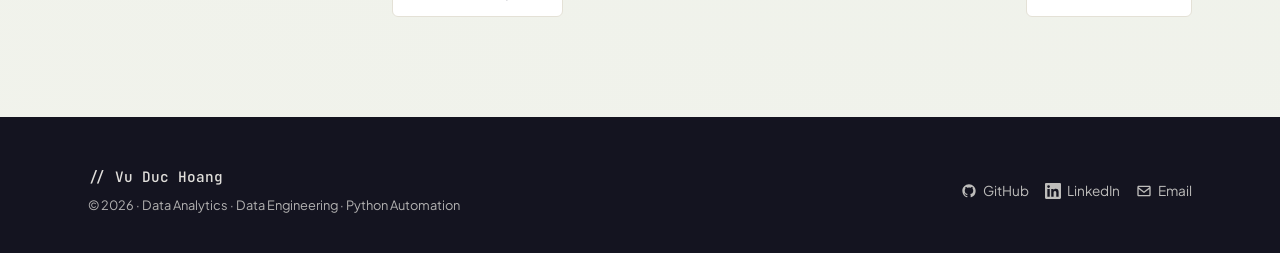
<file: projects/olist-data-warehouse-v1/index.html>
<!DOCTYPE html>
<html lang="en">

<head>
    <meta charset="UTF-8" />
    <meta name="viewport" content="width=device-width, initial-scale=1.0" />

    <link rel="icon" href="../../assets/icons/favicon.svg" type="image/svg+xml" />
  <meta name="color-scheme" content="light dark" />
  <script src="../../assets/js/theme-init.js"></script>
  <link rel="stylesheet" href="../../assets/css/fonts.css" />
  <link rel="stylesheet" href="../../assets/css/style.css" />
  <script src="../../assets/js/main.js"></script>
<!-- site:seo start -->
  <title>Olist v1: SQL Server Warehouse | Vu Duc Hoang</title>
  <meta name="description" content="Explore an Olist SQL Server warehouse architecture variant, with layered transformations, Airflow orchestration and Power BI reporting." />
  <meta property="og:type" content="article" />
  <meta property="og:site_name" content="Vu Duc Hoang Portfolio" />
  <meta property="og:title" content="Olist v1: SQL Server Warehouse | Vu Duc Hoang" />
  <meta property="og:description" content="Explore an Olist SQL Server warehouse architecture variant, with layered transformations, Airflow orchestration and Power BI reporting." />
  <meta name="twitter:card" content="summary_large_image" />
  <meta name="twitter:title" content="Olist v1: SQL Server Warehouse | Vu Duc Hoang" />
  <meta name="twitter:description" content="Explore an Olist SQL Server warehouse architecture variant, with layered transformations, Airflow orchestration and Power BI reporting." />
  <link rel="canonical" href="https://vdh-hoangdata.github.io/vdh-portfolio/projects/olist-data-warehouse-v1/" />
  <meta property="og:url" content="https://vdh-hoangdata.github.io/vdh-portfolio/projects/olist-data-warehouse-v1/" />
  <meta property="og:image" content="https://vdh-hoangdata.github.io/vdh-portfolio/assets/images/social/olist-data-warehouse-v1.png" />
  <meta property="og:image:type" content="image/png" />
  <meta property="og:image:width" content="1200" />
  <meta property="og:image:height" content="630" />
  <meta property="og:image:alt" content="Project preview: End-to-End Olist E-Commerce Data Warehouse Pipeline." />
  <meta name="twitter:image" content="https://vdh-hoangdata.github.io/vdh-portfolio/assets/images/social/olist-data-warehouse-v1.png" />
  <meta name="twitter:image:alt" content="Project preview: End-to-End Olist E-Commerce Data Warehouse Pipeline." />
  <script type="application/ld+json">{"@context":"https://schema.org","@graph":[{"@type":"Person","name":"Vu Duc Hoang","sameAs":["https://github.com/vdh-hoangdata","https://www.linkedin.com/in/duc-hoang-vu-data/"],"@id":"https://vdh-hoangdata.github.io/vdh-portfolio/#person","url":"https://vdh-hoangdata.github.io/vdh-portfolio/"},{"@type":"WebSite","name":"Vu Duc Hoang Portfolio","inLanguage":"en","@id":"https://vdh-hoangdata.github.io/vdh-portfolio/#website","url":"https://vdh-hoangdata.github.io/vdh-portfolio/","publisher":{"@id":"https://vdh-hoangdata.github.io/vdh-portfolio/#person"}},{"@type":"WebPage","@id":"https://vdh-hoangdata.github.io/vdh-portfolio/projects/olist-data-warehouse-v1/#webpage","url":"https://vdh-hoangdata.github.io/vdh-portfolio/projects/olist-data-warehouse-v1/","name":"Olist v1: SQL Server Warehouse | Vu Duc Hoang","inLanguage":"en","isPartOf":{"@id":"https://vdh-hoangdata.github.io/vdh-portfolio/#website"},"about":{"@id":"https://vdh-hoangdata.github.io/vdh-portfolio/#person"},"mainEntity":{"@id":"https://vdh-hoangdata.github.io/vdh-portfolio/projects/olist-data-warehouse-v1/#project"},"breadcrumb":{"@id":"https://vdh-hoangdata.github.io/vdh-portfolio/projects/olist-data-warehouse-v1/#breadcrumbs"}},{"@type":"CreativeWork","@id":"https://vdh-hoangdata.github.io/vdh-portfolio/projects/olist-data-warehouse-v1/#project","url":"https://vdh-hoangdata.github.io/vdh-portfolio/projects/olist-data-warehouse-v1/","name":"End-to-End Olist E-Commerce Data Warehouse Pipeline","description":"Explore an Olist SQL Server warehouse architecture variant, with layered transformations, Airflow orchestration and Power BI reporting.","inLanguage":"en","author":{"@id":"https://vdh-hoangdata.github.io/vdh-portfolio/#person"},"image":"https://vdh-hoangdata.github.io/vdh-portfolio/assets/images/social/olist-data-warehouse-v1.png"},{"@type":"BreadcrumbList","@id":"https://vdh-hoangdata.github.io/vdh-portfolio/projects/olist-data-warehouse-v1/#breadcrumbs","itemListElement":[{"@type":"ListItem","position":1,"name":"Home","item":"https://vdh-hoangdata.github.io/vdh-portfolio/"},{"@type":"ListItem","position":2,"name":"End-to-End Olist E-Commerce Data Warehouse Pipeline","item":"https://vdh-hoangdata.github.io/vdh-portfolio/projects/olist-data-warehouse-v1/"}]}]}</script>
<!-- site:seo end -->
</head>

<body>

    <!-- ── Header ─────────────────────────────────────────────── -->
    <div id="header-placeholder">
<!-- shared:header start -->
<a class="skip-link" href="#main-content">Skip to main content</a>
<nav class="site-nav" aria-label="Main navigation">
  <div class="nav-inner">
    <a href="../../" class="nav-logo" aria-label="VH vdh.hoang.data portfolio home">
      <span class="nav-logo-mark">VH</span>
      vdh.hoang.data
    </a>

    <div class="nav-actions">
      <label class="theme-control" hidden>
        <span class="sr-only">Color theme</span>
        <select id="theme-preference">
          <option value="system">System</option>
          <option value="light">Light</option>
          <option value="dark">Dark</option>
        </select>
      </label>
      <button class="nav-hamburger" type="button" aria-label="Open menu" aria-expanded="false" aria-controls="primary-navigation">
        <span></span>
        <span></span>
        <span></span>
      </button>
    </div>

    <ul class="nav-links" id="primary-navigation">
      <li><a href="../../">Home</a></li>
      <li><a href="../../#projects">Projects</a></li>
      <li><a href="../../#about">About</a></li>
      <li><a href="mailto:vdh.hoang.data@gmail.com">Contact</a></li>
      <li>
        <a href="https://github.com/vdh-hoangdata" target="_blank" rel="noopener noreferrer" class="nav-cta">
          GitHub ↗
        </a>
      </li>
    </ul>
  </div>
</nav>
<!-- shared:header end -->
</div>

    <!-- ── Project Hero ───────────────────────────────────────── -->
    <main id="main-content" tabindex="-1">
<header class="project-hero">
        <div class="container project-hero-content">
            <div class="project-hero-eyebrow">
                <a href="../../">Home</a>
                <span>/</span>
                <a href="../../#projects">Projects</a>
                <span>/</span>
                <span>Olist Data Warehouse</span>
            </div>

            <h1>Olist E-Commerce<br>Data Warehouse Pipeline</h1>

            <p class="project-hero-desc">A SQL Server warehouse architecture variant for Olist e-commerce data, with layered transformations, Airflow orchestration and Power BI reporting.</p>

            <div class="project-meta-row">
                <div class="project-meta-item">
                    <span class="project-meta-label">Type</span>
                    <span class="project-meta-value">Data Engineering</span>
                </div>
                <div class="project-meta-item">
                    <span class="project-meta-label">Architecture</span>
                    <span class="project-meta-value">Medallion (Bronze → Silver → Gold)</span>
                </div>
                <div class="project-meta-item">
                    <span class="project-meta-label">Dataset</span>
                    <span class="project-meta-value">Olist Brazilian E-Commerce (Kaggle)</span>
                </div>
                <div class="project-meta-item">
                    <span class="project-meta-label">Source</span>
                    <span class="project-meta-value">
                        <a href="https://github.com/vdh-hoangdata/Olist_DW_Project"
                            style="color:rgba(247,245,239,.8); text-decoration:underline; text-underline-offset:3px;" target="_blank" rel="noopener noreferrer">
                            GitHub ↗
                        </a>
                    </span>
                </div>
            </div>
        </div>
    </header>

    <!-- ── Case Study ─────────────────────────────────────────── -->
    <section class="case-study">
        <div class="container">
            <div class="case-study-layout">

                <!-- Table of Contents (sticky sidebar) -->
                <aside class="case-study-toc" aria-label="Table of contents">
                    <div class="toc-label">On this page</div>
                    <nav class="toc-list">
                        <a href="#overview">Overview</a>
                        <a href="#architecture">Architecture</a>
                        <a href="#tech-stack">Tech Stack</a>
                        <a href="#bronze">Bronze Layer</a>
                        <a href="#silver">Silver Layer</a>
                        <a href="#gold">Gold Layer</a>
                        <a href="#star-schema">Star Schema</a>
                        <a href="#orchestration">Orchestration</a>
                        <a href="#powerbi">Power BI</a>
                        <a href="#challenges">Challenges Solved</a>
                        <a href="#results">Results</a>
                    </nav>
                </aside>

                <!-- Main article -->
                <article class="article-body">
<!-- case:reading-guide start -->
<section class="case-summary" aria-labelledby="case-summary-title"><h2 id="case-summary-title">Case study at a glance</h2><dl><div><dt>Problem</dt><dd>Organize Olist CSV data for repeatable reporting.</dd></div><div><dt>Approach</dt><dd>Designed SQL Server Bronze, Silver and Gold layers with Airflow orchestration.</dd></div><div><dt>Implementation</dt><dd>Tools and techniques: Data Warehouse, Apache Airflow, Power BI, SQL Server, Python, Docker.</dd></div><div><dt>Outcome</dt><dd>A dimensional warehouse design and Power BI report pages.</dd></div></dl></section>
<!-- case:reading-guide end -->

                    <!-- ════════════════════════════════════════════════════
               OVERVIEW
               ════════════════════════════════════════════════════ -->
                    <h2 id="overview">Project Overview</h2>
            <div class="callout blue evidence-note"><strong>Implementation and evidence scope</strong><p>This page preserves the SQL Server + Airflow architecture variant. The supplied Olist analysis report documents a separate PostgreSQL + dlt + dbt + Airflow/Docker implementation. Shared analytical concepts are supported by that report; this variant's deployment and runtime performance require separate execution evidence.</p></div>

                    <p>
                        The <strong>Olist E-Commerce Data Warehouse</strong> is a fully automated, end-to-end data
                        pipeline
                        built on top of the publicly available
                        <a href="https://www.kaggle.com/datasets/olistbr/brazilian-ecommerce"
                            style="color:var(--blue); text-decoration:underline; text-underline-offset:3px;" target="_blank" rel="noopener noreferrer">Olist
                            Brazilian E-Commerce dataset</a>
                        on Kaggle. The dataset contains approximately 100,000 orders, spanning customers, sellers,
                        products,
                        payments, reviews, and geolocation data across Brazil.
                    </p>
                    <p>
                        The project simulates a real-world data engineering workflow: raw CSV files arrive daily,
                        are ingested into a landing zone, cleansed, modeled into an analytical warehouse, and
                        surfaced to stakeholders via a Power BI dashboard — all triggered automatically by Apache
                        Airflow.
                    </p>

                    <div class="callout teal">
                        <strong>End-to-End Scope</strong>
                        This project covers every stage of the data engineering lifecycle: ingestion with Python,
                        cleansing with T-SQL Stored Procedures, modeling as a Star Schema in SQL Server,
                        orchestration with Airflow in Docker, and analytics with Power BI DAX.
                    </div>

                    <!-- ════════════════════════════════════════════════════
               PIPELINE ARCHITECTURE DIAGRAM
               ════════════════════════════════════════════════════ -->
                    <h2 id="architecture">Pipeline Architecture</h2>

                    <p>
                        The pipeline follows the <strong>Medallion Architecture</strong> — a three-layer pattern
                        that progressively refines data quality from raw landing to business-ready analytics.
                        Apache Airflow acts as the orchestrator for the entire flow.
                    </p>

                    <figure class="diagram-wrap diagram-scroll fade-in" tabindex="0" role="region" aria-label="Architecture diagram, horizontally scrollable">
                        <!-- ╔══════════════════════════════════════╗
                 ║  Pipeline Architecture SVG Diagram  ║
                 ╚══════════════════════════════════════╝ -->
                        <svg viewBox="0 0 860 340" xmlns="http://www.w3.org/2000/svg"
                            style="width:100%;height:auto;font-family:'JetBrains Mono',monospace;" role="img"
                            aria-label="Data pipeline architecture diagram">

                            <defs>
                                <!-- Arrow marker -->
                                <marker id="arr" markerWidth="8" markerHeight="6" refX="7" refY="3" orient="auto">
                                    <path d="M0,0 L0,6 L8,3 z" fill="#7A7A96" />
                                </marker>
                                <marker id="arr-gold" markerWidth="8" markerHeight="6" refX="7" refY="3" orient="auto">
                                    <path d="M0,0 L0,6 L8,3 z" fill="#C9973A" />
                                </marker>
                                <!-- Glow filter -->
                                <filter id="glow" x="-20%" y="-20%" width="140%" height="140%">
                                    <feGaussianBlur stdDeviation="3" result="blur" />
                                    <feComposite in="SourceGraphic" in2="blur" operator="over" />
                                </filter>
                            </defs>

                            <!-- Background subtle grid -->
                            <rect width="860" height="340" fill="#FAFAF8" rx="8" />
                            <line x1="0" y1="170" x2="860" y2="170" stroke="#E4E1D6" stroke-width="1"
                                stroke-dasharray="4 4" />

                            <!-- ── AIRFLOW BAND (bottom orchestration layer) ── -->
                            <rect x="20" y="250" width="820" height="62" rx="8" fill="#1A1A2E" opacity=".05" />
                            <rect x="20" y="250" width="820" height="62" rx="8" fill="none" stroke="#1A1A2E"
                                stroke-width="1.5" stroke-dasharray="6 4" opacity=".18" />
                            <text x="52" y="283" font-size="10.5" fill="#3D3D52" font-weight="500"
                                letter-spacing="0.05em">ORCHESTRATION</text>
                            <text x="52" y="298" font-size="10" fill="#7A7A96">Apache Airflow + Docker · olist_pipeline
                                DAG · Daily Schedule</text>

                            <!-- Airflow icon circle -->
                            <circle cx="820" cy="281" r="18" fill="#017CEE" opacity=".12" />
                            <text x="820" y="286" text-anchor="middle" font-size="10" fill="#017CEE"
                                font-weight="600">AF</text>

                            <!-- ── CONNECTOR LINES ── -->
                            <!-- CSV → Python -->
                            <line x1="118" y1="140" x2="158" y2="140" stroke="#7A7A96" stroke-width="1.5"
                                marker-end="url(#arr)" />
                            <!-- Python → Bronze -->
                            <line x1="238" y1="140" x2="278" y2="140" stroke="#7A7A96" stroke-width="1.5"
                                marker-end="url(#arr)" />
                            <!-- Bronze → Silver -->
                            <line x1="378" y1="140" x2="418" y2="140" stroke="#7A7A96" stroke-width="1.5"
                                marker-end="url(#arr)" />
                            <!-- Silver → Gold -->
                            <line x1="498" y1="140" x2="538" y2="140" stroke="#C9973A" stroke-width="2"
                                marker-end="url(#arr-gold)" />
                            <!-- Gold → Power BI -->
                            <line x1="638" y1="140" x2="678" y2="140" stroke="#C9973A" stroke-width="2"
                                marker-end="url(#arr-gold)" />

                            <!-- ── NODE: CSV Files ── -->
                            <rect x="18" y="96" width="100" height="88" rx="8" fill="#F7F5EF" stroke="#E4E1D6"
                                stroke-width="1.5" />
                            <text x="68" y="126" text-anchor="middle" font-size="10" fill="#7A7A96"
                                letter-spacing=".04em">SOURCE</text>
                            <!-- CSV icon -->
                            <rect x="51" y="102" width="34" height="18" rx="3" fill="#E4E1D6" />
                            <text x="68" y="115" text-anchor="middle" font-size="8.5" fill="#3D3D52"
                                font-weight="600">CSV</text>
                            <text x="68" y="146" text-anchor="middle" font-size="11" fill="#141420"
                                font-weight="500">Raw Files</text>
                            <text x="68" y="161" text-anchor="middle" font-size="9" fill="#7A7A96">9 CSV tables</text>
                            <text x="68" y="173" text-anchor="middle" font-size="9" fill="#7A7A96">~100k orders</text>

                            <!-- ── NODE: Python Ingestion ── -->
                            <rect x="158" y="96" width="100" height="88" rx="8" fill="#EFF6FF" stroke="#BFDBFE"
                                stroke-width="1.5" />
                            <text x="208" y="118" text-anchor="middle" font-size="10" fill="#2561A8"
                                letter-spacing=".04em">INGEST</text>
                            <text x="208" y="136" text-anchor="middle" font-size="18" fill="#2561A8">🐍</text>
                            <text x="208" y="155" text-anchor="middle" font-size="11" fill="#141420"
                                font-weight="500">Python</text>
                            <text x="208" y="169" text-anchor="middle" font-size="9" fill="#2561A8">Pandas +
                                SQLAlchemy</text>
                            <text x="208" y="181" text-anchor="middle" font-size="9" fill="#7A7A96">dtype=str · audit
                                cols</text>

                            <!-- ── NODE: Bronze Layer ── -->
                            <rect x="278" y="88" width="100" height="104" rx="8" fill="#FFF7ED" stroke="#FED7AA"
                                stroke-width="1.5" />
                            <rect x="278" y="88" width="100" height="8" rx="4" fill="#CD7F32" />
                            <text x="328" y="112" text-anchor="middle" font-size="10" fill="#CD7F32"
                                letter-spacing=".04em">BRONZE 🥉</text>
                            <text x="328" y="130" text-anchor="middle" font-size="18">🗄️</text>
                            <text x="328" y="150" text-anchor="middle" font-size="11" fill="#141420"
                                font-weight="500">Landing Zone</text>
                            <text x="328" y="164" text-anchor="middle" font-size="9" fill="#92400E">Raw strings</text>
                            <text x="328" y="176" text-anchor="middle" font-size="9" fill="#92400E">+ audit
                                metadata</text>
                            <text x="328" y="188" text-anchor="middle" font-size="9" fill="#7A7A96">SQL Server
                                schema</text>

                            <!-- ── NODE: Silver Layer ── -->
                            <rect x="418" y="88" width="100" height="104" rx="8" fill="#F0F9FF" stroke="#BAE6FD"
                                stroke-width="1.5" />
                            <rect x="418" y="88" width="100" height="8" rx="4" fill="#6B7280" />
                            <text x="468" y="112" text-anchor="middle" font-size="10" fill="#374151"
                                letter-spacing=".04em">SILVER 🥈</text>
                            <text x="468" y="130" text-anchor="middle" font-size="18">🔧</text>
                            <text x="468" y="150" text-anchor="middle" font-size="11" fill="#141420"
                                font-weight="500">Cleanse &amp; Conform</text>
                            <text x="468" y="164" text-anchor="middle" font-size="9" fill="#1D4ED8">TRY_CAST ·
                                MERGE</text>
                            <text x="468" y="176" text-anchor="middle" font-size="9" fill="#1D4ED8">ROW_NUMBER
                                dedup</text>
                            <text x="468" y="188" text-anchor="middle" font-size="9" fill="#7A7A96">9 Stored
                                Procedures</text>

                            <!-- ── NODE: Gold Layer ── -->
                            <rect x="538" y="84" width="100" height="112" rx="8" fill="#FFFBEB" stroke="#FDE68A"
                                stroke-width="2" />
                            <rect x="538" y="84" width="100" height="8" rx="4" fill="#D97706" />
                            <text x="588" y="108" text-anchor="middle" font-size="10" fill="#D97706"
                                letter-spacing=".04em">GOLD 🥇</text>
                            <text x="588" y="126" text-anchor="middle" font-size="18">⭐</text>
                            <text x="588" y="146" text-anchor="middle" font-size="11" fill="#141420"
                                font-weight="500">Star Schema</text>
                            <text x="588" y="160" text-anchor="middle" font-size="9" fill="#92400E">3 Facts · 6
                                Dims</text>
                            <text x="588" y="172" text-anchor="middle" font-size="9" fill="#92400E">Surrogate
                                Keys</text>
                            <text x="588" y="184" text-anchor="middle" font-size="9" fill="#7A7A96">Role-Playing
                                Dates</text>
                            <text x="588" y="196" text-anchor="middle" font-size="9" fill="#7A7A96">9 Stored
                                Procedures</text>

                            <!-- ── NODE: Power BI ── -->
                            <rect x="678" y="88" width="100" height="104" rx="8" fill="#FFFBF0" stroke="#F2C811"
                                stroke-width="1.5" />
                            <rect x="678" y="88" width="100" height="8" rx="4" fill="#F2C811" />
                            <text x="728" y="112" text-anchor="middle" font-size="10" fill="#854D0E"
                                letter-spacing=".04em">ANALYTICS</text>
                            <text x="728" y="130" text-anchor="middle" font-size="18">📊</text>
                            <text x="728" y="150" text-anchor="middle" font-size="11" fill="#141420"
                                font-weight="500">Power BI</text>
                            <text x="728" y="164" text-anchor="middle" font-size="9" fill="#854D0E">DAX Measures</text>
                            <text x="728" y="176" text-anchor="middle" font-size="9" fill="#854D0E">3 Report
                                Pages</text>
                            <text x="728" y="188" text-anchor="middle" font-size="9" fill="#7A7A96">DirectQuery
                                Mode</text>

                            <!-- ── Airflow task labels (connecting to nodes) ── -->
                            <line x1="208" y1="184" x2="208" y2="250" stroke="#017CEE" stroke-width="1"
                                stroke-dasharray="3 3" opacity=".5" />
                            <line x1="328" y1="192" x2="328" y2="250" stroke="#CD7F32" stroke-width="1"
                                stroke-dasharray="3 3" opacity=".5" />
                            <line x1="468" y1="192" x2="468" y2="250" stroke="#6B7280" stroke-width="1"
                                stroke-dasharray="3 3" opacity=".5" />
                            <line x1="588" y1="196" x2="588" y2="250" stroke="#D97706" stroke-width="1"
                                stroke-dasharray="3 3" opacity=".5" />

                            <text x="208" y="243" text-anchor="middle" font-size="8" fill="#017CEE"
                                font-weight="500">Task 1</text>
                            <text x="328" y="243" text-anchor="middle" font-size="8" fill="#CD7F32"
                                font-weight="500">Bronze SPs</text>
                            <text x="468" y="243" text-anchor="middle" font-size="8" fill="#374151"
                                font-weight="500">Silver Group ∥</text>
                            <text x="588" y="243" text-anchor="middle" font-size="8" fill="#D97706"
                                font-weight="500">Gold Steps 1→9</text>

                        </svg>
                        <figcaption>Fig 1 — End-to-end Medallion Architecture pipeline. Apache Airflow orchestrates all
                            layers daily.<span class="diagram-help">Scroll horizontally to explore the diagram.</span></figcaption>
                    </figure>

                    <!-- ════════════════════════════════════════════════════
               TECH STACK
               ════════════════════════════════════════════════════ -->
                    <h2 id="tech-stack">Technology Stack</h2>

                    <div class="stack-pills">
                        <span class="stack-pill"><span class="dot" style="background:#3670A0"></span>Python 3.9+</span>
                        <span class="stack-pill"><span class="dot" style="background:#CC292B"></span>SQL Server</span>
                        <span class="stack-pill"><span class="dot" style="background:#017CEE"></span>Apache
                            Airflow</span>
                        <span class="stack-pill"><span class="dot" style="background:#0db7ed"></span>Docker</span>
                        <span class="stack-pill"><span class="dot" style="background:#F2C811"></span>Power BI</span>
                        <span class="stack-pill"><span class="dot" style="background:#150458"></span>Pandas</span>
                        <span class="stack-pill"><span class="dot" style="background:#8B4513"></span>SQLAlchemy</span>
                        <span class="stack-pill"><span class="dot" style="background:#3D3D52"></span>T-SQL</span>
                    </div>

                    <!-- ════════════════════════════════════════════════════
               BRONZE LAYER
               ════════════════════════════════════════════════════ -->
                    <h2 id="bronze">🥉 Bronze Layer — Ingestion & Landing Zone</h2>

                    <p>
                        The Bronze layer is the <strong>raw landing zone</strong>. Its only job is to faithfully
                        capture data exactly as it arrives from the source, adding audit metadata for traceability.
                        No transformations, no business logic — just raw ingestion.
                    </p>

                    <h3>The Inbound → Archive workflow</h3>
                    <p>
                        The Python ingestion script (<code>extract_to_bronze.py</code>) watches a directory for
                        new CSV files and manages a strict state machine for each file:
                    </p>
                    <ul>
                        <li><strong>Inbound/</strong> — files waiting to be processed</li>
                        <li><strong>Processing/</strong> — files currently being loaded (prevents double processing)
                        </li>
                        <li><strong>Archive/</strong> — successfully loaded files</li>
                        <li><strong>Error/</strong> — failed files, isolated for inspection</li>
                    </ul>

                    <div class="callout">
                        <strong>Schema Drift Protection via <code>dtype=str</code></strong>
                        All CSV columns are read as raw strings using Pandas' <code>dtype=str</code> parameter.
                        This prevents Pandas from inferring types that could crash the pipeline when the source
                        system silently changes a column from integer to float (a common real-world hazard).
                    </div>

                    <div class="code-block" tabindex="0" role="region" aria-label="Scrollable code example"><span class="code-label">extract_to_bronze.py</span>
<span class="cm"># Read ALL columns as strings to prevent Schema Drift crashes</span>
df = pd.read_csv(
filepath,
dtype=<span class="str">str</span>, <span class="cm"># ← no type assumptions</span>
keep_default_na=<span class="kw">False</span>
)

<span class="cm"># Append audit columns for every row</span>
df[<span class="str">'_source_file_name'</span>] = os.path.basename(filepath)
df[<span class="str">'_etl_load_datetime'</span>] = datetime.utcnow()

<span class="cm"># Bulk-insert into SQL Server bronze schema</span>
df.to_sql(
table_name,
con=engine,
schema=<span class="str">'bronze'</span>,
if_exists=<span class="str">'append'</span>,
index=<span class="kw">False</span>,
chunksize=<span class="str">5000</span>
)</div>

                    <!-- ════════════════════════════════════════════════════
               SILVER LAYER
               ════════════════════════════════════════════════════ -->
                    <h2 id="silver">🥈 Silver Layer — Cleanse & Conform</h2>

                    <p>
                        Nine T-SQL Stored Procedures handle the entire Bronze → Silver transformation.
                        Each procedure handles one entity (orders, customers, products, etc.) and applies
                        three techniques in sequence: type casting, deduplication, and incremental loading.
                    </p>

                    <div class="technique-grid">
                        <div class="technique-card">
                            <div class="technique-icon">🔀</div>
                            <h3 class="technique-heading">Safe Type Casting</h3>
                            <p>TRY_CAST() converts raw strings to proper SQL types; invalid values become NULL instead
                                of crashing the pipeline.</p>
                        </div>
                        <div class="technique-card">
                            <div class="technique-icon">🔍</div>
                            <h3 class="technique-heading">Deduplication</h3>
                            <p>ROW_NUMBER() OVER(PARTITION BY ...) identifies and removes duplicate keys introduced by
                                source systems.</p>
                        </div>
                        <div class="technique-card">
                            <div class="technique-icon">🔄</div>
                            <h3 class="technique-heading">Incremental UPSERT</h3>
                            <p>SQL MERGE statement matches historical keys and UPDATEs changed rows or INSERTs new ones
                                — no full reloads.</p>
                        </div>
                    </div>

                    <h3>Deduplication with ROW_NUMBER()</h3>
                    <p>
                        Source systems sometimes emit duplicate keys for the same entity. Blindly loading these
                        would corrupt analytics. The Silver layer filters them using a Window Function:
                    </p>

                    <div class="code-block" tabindex="0" role="region" aria-label="Scrollable code example"><span class="code-label">silver_customers.sql</span>
<span class="kw">WITH</span> deduplicated <span class="kw">AS</span> (
<span class="kw">SELECT</span> *,
<span class="fn">ROW_NUMBER</span>() <span class="kw">OVER</span> (
<span class="kw">PARTITION BY</span> customer_unique_id <span class="cm">-- business key</span>
<span class="kw">ORDER BY</span> _etl_load_datetime <span class="kw">DESC</span> <span
    class="cm">-- keep latest</span>
) <span class="kw">AS</span> rn
<span class="kw">FROM</span> bronze.olist_customers
)
<span class="kw">SELECT</span> * <span class="kw">FROM</span> deduplicated <span
    class="kw">WHERE</span> rn = <span class="str">1</span></div>

                    <h3>Incremental Loading with SQL MERGE</h3>
                    <p>
                        Instead of truncating and reloading the entire Silver table on every pipeline run
                        (expensive, and causes brief data unavailability), the MERGE statement performs surgical
                        updates — only touching rows that changed:
                    </p>

                    <div class="code-block" tabindex="0" role="region" aria-label="Scrollable code example"><span class="code-label">silver UPSERT pattern (MERGE)</span>
<span class="kw">MERGE</span> silver.customers <span class="kw">AS</span> target
<span class="kw">USING</span> (
<span class="kw">SELECT</span> * <span class="kw">FROM</span> deduplicated_bronze
) <span class="kw">AS</span> source
<span class="kw">ON</span> target.customer_unique_id = source.customer_unique_id

<span class="kw">WHEN MATCHED AND</span> (target.city != source.city <span class="kw">OR</span>
...) <span class="kw">THEN</span>
<span class="kw">UPDATE SET</span> target.city = source.city, ... <span class="cm">-- row
    changed → UPDATE</span>

<span class="kw">WHEN NOT MATCHED BY TARGET THEN</span>
<span class="kw">INSERT</span> (customer_unique_id, city, state, ...) <span class="cm">-- new
    row → INSERT</span>
<span class="kw">VALUES</span> (source.customer_unique_id, ...);</div>

                    <!-- ════════════════════════════════════════════════════
               GOLD LAYER
               ════════════════════════════════════════════════════ -->
                    <h2 id="gold">🥇 Gold Layer — Data Modeling</h2>

                    <p>
                        The Gold layer is where <strong>Data Modeling magic happens</strong>. Silver data is
                        denormalized and restructured into a Star Schema optimized for analytical queries.
                        Six Dimension tables and three Fact tables are populated by nine Stored Procedures
                        that run sequentially (Dimensions first, then Facts — enforced by FK constraints).
                    </p>

                    <div class="callout teal">
                        <strong>Late-Arriving Facts / Missing Dimension Lookups</strong>
                        When a Fact record references a Dimension that hasn't been loaded yet,
                        the Foreign Key join would fail. The solution: pre-insert "Dummy Rows" into every
                        Dimension with special Surrogate Keys — <code>-1</code> for "Unknown" and
                        <code>-2</code> for "Not Yet Delivered". Every Fact MERGE uses
                        <code>COALESCE(lookup_sk, -1)</code> to gracefully degrade instead of dropping rows.
                        Power BI dashboards never show missing totals.
                    </div>

                    <h3>Role-Playing Dimensions</h3>
                    <p>
                        The <code>DIM_DATE</code> table is a centralized, statically generated date dimension.
                        Rather than creating separate date tables for each time context, a single Date Dimension
                        serves multiple roles within the same Fact table via aliased Foreign Keys:
                    </p>
                    <ul>
                        <li><code>purchase_date_sk</code> → DIM_DATE (when was the order placed?)</li>
                        <li><code>delivered_date_sk</code> → DIM_DATE (when did it arrive?)</li>
                        <li><code>approved_date_sk</code> → DIM_DATE (when was payment approved?)</li>
                    </ul>
                    <p>
                        Power BI automatically handles the role-playing joins — the single dimension table is
                        referenced multiple times, enabling synchronized cross-filtering across all three date contexts.
                    </p>

                    <h3>Solving Cartesian Explosion (Fan-out)</h3>

                    <div class="callout blue">
                        <strong>The Fan-out Problem</strong>
                        When you join a 1-to-N table without pre-aggregating, each match creates N copies of the
                        "1" side. If an order has 5 items, joining payments to items at the wrong grain creates
                        5 × payment_value instead of 1 — silently doubling (or worse) your financial metrics.
                        This is catastrophic in a warehouse because BI tools would report inflated revenue.
                    </div>

                    <p>
                        The Olist dataset has this exact problem: one order can have multiple items
                        (<code>order_items</code>)
                        and multiple payment installments (<code>order_payments</code>). Joining them naively
                        produces a Cartesian product.
                    </p>
                    <p>
                        The solution is <strong>pre-aggregation before joining</strong> — aggregate payments to
                        order-level grain before building FACT_ORDER_ITEMS, and keep FACT_ORDER_PAYMENTS
                        as a completely separate Fact table at payment-row grain:
                    </p>

                    <div class="code-block" tabindex="0" role="region" aria-label="Scrollable code example"><span class="code-label">gold_FACT_ORDER_ITEMS.sql — Fan-out prevention</span>
<span class="cm">-- Step 1: Pre-aggregate payments to order grain BEFORE joining</span>
<span class="kw">WITH</span> payments_agg <span class="kw">AS</span> (
<span class="kw">SELECT</span>
order_id,
<span class="fn">SUM</span>(payment_value) <span class="kw">AS</span> total_payment,
<span class="fn">COUNT</span>(payment_sequential) <span class="kw">AS</span> payment_count
<span class="kw">FROM</span> silver.order_payments
<span class="kw">GROUP BY</span> order_id <span class="cm">-- ← collapse N rows to 1 per
    order</span>
),

<span class="cm">-- Step 2: Deduplicate DIM_CUSTOMERS to ensure 1:1 join grain</span>
<span class="cm">-- (customer_unique_id is the true key, not customer_id)</span>
unique_customers <span class="kw">AS</span> (
<span class="kw">SELECT</span> customer_id, customer_unique_id,
<span class="fn">ROW_NUMBER</span>() <span class="kw">OVER</span> (
<span class="kw">PARTITION BY</span> customer_unique_id
<span class="kw">ORDER BY</span> customer_id
) rn
<span class="kw">FROM</span> silver.customers
)
<span class="kw">SELECT</span> * <span class="kw">FROM</span> unique_customers <span
    class="kw">WHERE</span> rn = <span class="str">1</span>

<span class="cm">-- Step 3: Build Fact at correct item grain using pre-aggregated
    dimensions</span>
<span class="kw">INSERT INTO</span> gold.FACT_ORDER_ITEMS
<span class="kw">SELECT</span>
oi.order_id,
oi.order_item_id, <span class="cm">-- natural composite key</span>
dp.product_sk,
ds.seller_sk,
dc.customer_sk,
<span class="fn">COALESCE</span>(dd.date_sk, <span class="str">-1</span>) purchase_date_sk,
oi.price,
oi.freight_value
<span class="kw">FROM</span> silver.order_items oi
<span class="kw">JOIN</span> silver.orders o <span class="kw">ON</span> oi.order_id = o.order_id
<span class="kw">JOIN</span> unique_customers c <span class="kw">ON</span> o.customer_id =
c.customer_id <span class="cm">-- 1:1 now</span>
<span class="kw">JOIN</span> gold.DIM_CUSTOMERS dc <span class="kw">ON</span>
c.customer_unique_id = dc.customer_unique_id
<span class="kw">...</span></div>

                    <!-- ════════════════════════════════════════════════════
               STAR SCHEMA DIAGRAM
               ════════════════════════════════════════════════════ -->
                    <h2 id="star-schema">Star Schema Design</h2>
                    <p>
                        The Gold layer materializes as a classic Star Schema: 3 central Fact tables connected
                        to 6 shared Dimension tables via Surrogate Keys. Surrogate Keys (<code>_sk</code>)
                        are system-generated INT identities that decouple the warehouse from source system key changes.
                    </p>

                    <div class="schema-wrap fade-in">
                        <figure class="screenshot-item">
                            <a class="image-link" href="../../assets/images/Olist_DW_img/star schema.webp" target="_blank" rel="noopener noreferrer" aria-label="View full size: Star Schema entity-relationship diagram"><img alt="Star Schema entity-relationship diagram" decoding="async" height="1115" loading="lazy" src="../../assets/images/Olist_DW_img/star schema.webp" style="width: 100%; height: auto; border-radius: 8px; border: 1px solid var(--cream-3);" width="1692"/><span class="image-link-hint">View full size ↗</span></a>
                        </figure>
                    </div>

                    <!-- ════════════════════════════════════════════════════
               ORCHESTRATION
               ════════════════════════════════════════════════════ -->
                    <h2 id="orchestration">⏱ Orchestration with Apache Airflow</h2>

                    <p>
                        The entire pipeline is orchestrated by a Dockerized Apache Airflow instance. The DAG
                        (<code>olist_pipeline.py</code>) runs on a daily schedule and manages three phases
                        with different parallelism strategies.
                    </p>

                    <div class="technique-grid">
                        <div class="technique-card">
                            <div class="technique-icon">🐍</div>
                            <h3 class="technique-heading">Task 1 — Ingestion</h3>
                            <p>PythonOperator triggers the Bronze ingestion script, processing all files in the Inbound
                                directory.</p>
                        </div>
                        <div class="technique-card">
                            <div class="technique-icon">⚡</div>
                            <h3 class="technique-heading">Task 2 — Silver (Parallel)</h3>
                            <p>All 9 Silver Stored Procedures run simultaneously inside a TaskGroup — independent
                                tables, maximum parallelism.</p>
                        </div>
                        <div class="technique-card">
                            <div class="technique-icon">🔗</div>
                            <h3 class="technique-heading">Task 3 — Gold (Sequential)</h3>
                            <p>Gold SPs run in strict order (Steps 1→9). Dimensions populate before Facts to satisfy FK
                                constraints.</p>
                        </div>
                    </div>

                    <div class="callout blue">
                        <strong>Docker + host.docker.internal</strong>
                        Airflow runs inside Docker containers while SQL Server runs natively on the host Windows
                        machine.
                        The critical connection setting is <code>Host: host.docker.internal</code> in the
                        Airflow MsSqlOperator connection, which routes from the container network out to the
                        host machine's Port 1433 via TCP/IP.
                    </div>

                    <!-- ════════════════════════════════════════════════════
               POWER BI
               ════════════════════════════════════════════════════ -->
                    <h2 id="powerbi">📊 Power BI Analytics</h2>

                    <p>
                        Power BI connects directly to the Gold layer Star Schema in SQL Server.
                        Three report pages answer core business questions with advanced DAX and conditional formatting.
                    </p>

                    <div class="technique-grid">
                        <div class="technique-card">
                            <div class="technique-icon">🚚</div>
                            <h3 class="technique-heading">Logistics Performance</h3>
                            <p>Late delivery rate by state/city. Map visual + Bar chart with conditional formatting —
                                bars turn red if rate exceeds 30%.</p>
                        </div>
                        <div class="technique-card">
                            <div class="technique-icon">⭐</div>
                            <h3 class="technique-heading">Customer Satisfaction</h3>
                            <p>Scatter chart showing correlation between average delivery delay (days) and customer
                                review score.</p>
                        </div>
                        <div class="technique-card">
                            <div class="technique-icon">💰</div>
                            <h4>Sales & Revenue</h4>
                            <p>Revenue growth by category, freight value trends, and period-over-period comparisons
                                using DAX time intelligence.</p>
                        </div>
                    </div>

                    <div class="screenshot-grid">
                        <figure class="screenshot-item">
                            <a class="image-link" href="../../assets/images/Olist_DW_img/power bi logistics performance.webp" target="_blank" rel="noopener noreferrer" aria-label="View full size: Power BI Logistics Performance dashboard page"><img alt="Power BI Logistics Performance dashboard page" decoding="async" height="732" loading="lazy" onerror="this.parentElement.style.display='none'" src="../../assets/images/Olist_DW_img/power bi logistics performance.webp" width="1302"/><span class="image-link-hint">View full size ↗</span></a>
                            <figcaption>Logistics Performance — Late delivery rate by state</figcaption>
                        </figure>
                        <figure class="screenshot-item">
                            <a class="image-link" href="../../assets/images/Olist_DW_img/power bi customer satisfaction.webp" target="_blank" rel="noopener noreferrer" aria-label="View full size: Power BI Customer Satisfaction dashboard page"><img alt="Power BI Customer Satisfaction dashboard page" decoding="async" height="730" loading="lazy" onerror="this.parentElement.style.display='none'" src="../../assets/images/Olist_DW_img/power bi customer satisfaction.webp" width="1302"/><span class="image-link-hint">View full size ↗</span></a>
                            <figcaption>Customer Satisfaction — Delay vs Review score correlation</figcaption>
                        </figure>
                        <figure class="screenshot-item">
                            <a class="image-link" href="../../assets/images/Olist_DW_img/power bi sales and revenue.webp" target="_blank" rel="noopener noreferrer" aria-label="View full size: Power BI Sales and Revenue dashboard page"><img alt="Power BI Sales and Revenue dashboard page" decoding="async" height="727" loading="lazy" onerror="this.parentElement.style.display='none'" src="../../assets/images/Olist_DW_img/power bi sales and revenue.webp" width="1307"/><span class="image-link-hint">View full size ↗</span></a>
                            <figcaption>Sales & Revenue — Category breakdown</figcaption>
                        </figure>
                        <figure class="screenshot-item">
                            <a class="image-link" href="../../assets/images/Olist_DW_img/model view power bi.webp" target="_blank" rel="noopener noreferrer" aria-label="View full size: Power BI model view showing Star Schema relationships"><img alt="Power BI model view showing Star Schema relationships" decoding="async" height="791" loading="lazy" onerror="this.parentElement.style.display='none'" src="../../assets/images/Olist_DW_img/model view power bi.webp" width="1032"/><span class="image-link-hint">View full size ↗</span></a>
                            <figcaption>Power BI Model View — Star Schema relationships</figcaption>
                        </figure>
                    </div>

                    <!-- ════════════════════════════════════════════════════
               CHALLENGES
               ════════════════════════════════════════════════════ -->
                    <h2 id="challenges">Key Engineering Challenges Solved</h2>

                    <h3>1. Schema Drift in CSV Sources</h3>
                    <p>
                        Source CSV files occasionally change column types between runs (a numeric column arrives
                        as text, or a date column gains milliseconds). Loading without protection crashes the pipeline.
                        Solution: always ingest as <code>dtype=str</code>, then apply <code>TRY_CAST()</code> in
                        Silver — graceful NULL instead of failure.
                    </p>

                    <h3>2. Duplicate Keys from Source Systems</h3>
                    <p>
                        The Olist dataset contains customers registered across multiple orders, with the same
                        <code>customer_unique_id</code> appearing under different <code>customer_id</code> values.
                        Joining on the wrong key explodes the grain. Solution: build DIM_CUSTOMERS around
                        <code>customer_unique_id</code> (the true natural key) with ROW_NUMBER() deduplication
                        in both Silver and the Gold dimension load.
                    </p>

                    <h3>3. Cartesian Explosion (Fan-out)</h3>
                    <p>
                        The most subtle and dangerous issue. Orders with multiple items joined to orders with
                        multiple payments create a Cartesian product — multiplying financial metrics by N.
                        Solution: pre-aggregate payments to order grain before joining, and keep FACT_ORDER_PAYMENTS
                        as a completely separate Fact table at its natural payment-row grain.
                    </p>

                    <h3>4. Late-Arriving Facts</h3>
                    <p>
                        Orders that haven't been delivered yet have no <code>delivered_date_sk</code> to look up.
                        A hard FK constraint would reject the entire order row. Solution: DIM_DATE pre-populates
                        a dummy row with <code>date_sk = -2</code> labeled "Not Yet Delivered". All Fact inserts
                        use <code>COALESCE(delivered_date_sk, -2)</code> so undelivered orders are still captured
                        and aggregated correctly in Power BI.
                    </p>

                    <!-- ════════════════════════════════════════════════════
               RESULTS
               ════════════════════════════════════════════════════ -->
                    <h2 id="results">Results & Outcomes</h2>

                    <ul>
                        <li>A Bronze, Silver and Gold pipeline design from CSV ingestion to Power BI.</li>
                        <li>Independent Silver procedures are scheduled in parallel; runtime improvement has not been benchmarked.</li>
                        <li>Dummy surrogate keys provide a design for missing dimension lookups.</li>
                        <li>Pre-aggregation separates item and payment grain to address fan-out.</li>
                        <li>Power BI report pages cover logistics, customer satisfaction and sales.</li>
                        <li>Airflow orchestration and Docker configuration are described in this implementation variant.</li>
                    </ul>

                    <!-- Project nav -->
                    <div class="project-nav">
                        <a href="../../#projects" class="project-nav-link">
                            ← Back to Projects
                        </a>
                        <a href="https://github.com/vdh-hoangdata/Olist_DW_Project"
                            class="project-nav-link" target="_blank" rel="noopener noreferrer">
                            View on GitHub ↗
                        </a>
                    </div>

                </article>
            </div>
        </div>
    </section>

    <!-- ── Footer ─────────────────────────────────────────────── -->
    </main>
<div id="footer-placeholder">
<!-- shared:footer start -->
<footer class="site-footer" role="contentinfo">
  <div class="footer-inner">
    <div class="footer-left">
      <span class="footer-logo">// Vu Duc Hoang</span>
      <span class="footer-copy">© <span id="current-year">2026</span> · Data Analytics · Data Engineering · Python Automation</span>
    </div>
    <div class="footer-links">
      <a href="https://github.com/vdh-hoangdata" target="_blank" rel="noopener noreferrer" aria-label="GitHub">
        <svg width="16" height="16" fill="currentColor" viewBox="0 0 24 24">
          <path d="M12 2C6.477 2 2 6.484 2 12.017c0 4.425 2.865 8.18 6.839 9.504.5.092.682-.217.682-.483 0-.237-.008-.868-.013-1.703-2.782.605-3.369-1.343-3.369-1.343-.454-1.158-1.11-1.466-1.11-1.466-.908-.62.069-.608.069-.608 1.003.07 1.531 1.032 1.531 1.032.892 1.53 2.341 1.088 2.91.832.092-.647.35-1.088.636-1.338-2.22-.253-4.555-1.113-4.555-4.951 0-1.093.39-1.988 1.029-2.688-.103-.253-.446-1.272.098-2.65 0 0 .84-.27 2.75 1.026A9.564 9.564 0 0112 6.844c.85.004 1.705.115 2.504.337 1.909-1.296 2.747-1.027 2.747-1.027.546 1.379.202 2.398.1 2.651.64.7 1.028 1.595 1.028 2.688 0 3.848-2.339 4.695-4.566 4.943.359.309.678.92.678 1.855 0 1.338-.012 2.419-.012 2.747 0 .268.18.58.688.482A10.019 10.019 0 0022 12.017C22 6.484 17.522 2 12 2z"/>
        </svg>
        GitHub
      </a>
      <a href="https://www.linkedin.com/in/duc-hoang-vu-data/" target="_blank" rel="noopener noreferrer" aria-label="LinkedIn">
        <svg width="16" height="16" fill="currentColor" viewBox="0 0 24 24">
          <path d="M20.447 20.452h-3.554v-5.569c0-1.328-.027-3.037-1.852-3.037-1.853 0-2.136 1.445-2.136 2.939v5.667H9.351V9h3.414v1.561h.046c.477-.9 1.637-1.85 3.37-1.85 3.601 0 4.267 2.37 4.267 5.455v6.286zM5.337 7.433a2.062 2.062 0 01-2.063-2.065 2.064 2.064 0 112.063 2.065zm1.782 13.019H3.555V9h3.564v11.452zM22.225 0H1.771C.792 0 0 .774 0 1.729v20.542C0 23.227.792 24 1.771 24h20.451C23.2 24 24 23.227 24 22.271V1.729C24 .774 23.2 0 22.222 0h.003z"/>
        </svg>
        LinkedIn
      </a>
      <a href="mailto:vdh.hoang.data@gmail.com" aria-label="Email">
        <svg width="16" height="16" fill="currentColor" viewBox="0 0 24 24">
          <path d="M20 4H4c-1.103 0-2 .897-2 2v12c0 1.103.897 2 2 2h16c1.103 0 2-.897 2-2V6c0-1.103-.897-2-2-2zm0 2v.511l-8 6.223-8-6.222V6h16zM4 18V9.044l7.386 5.745a.994.994 0 001.228 0L20 9.044 20.002 18H4z"/>
        </svg>
        Email
      </a>
    </div>
  </div>
</footer>
<!-- shared:footer end -->
</div>
</body>

</html>
</file>
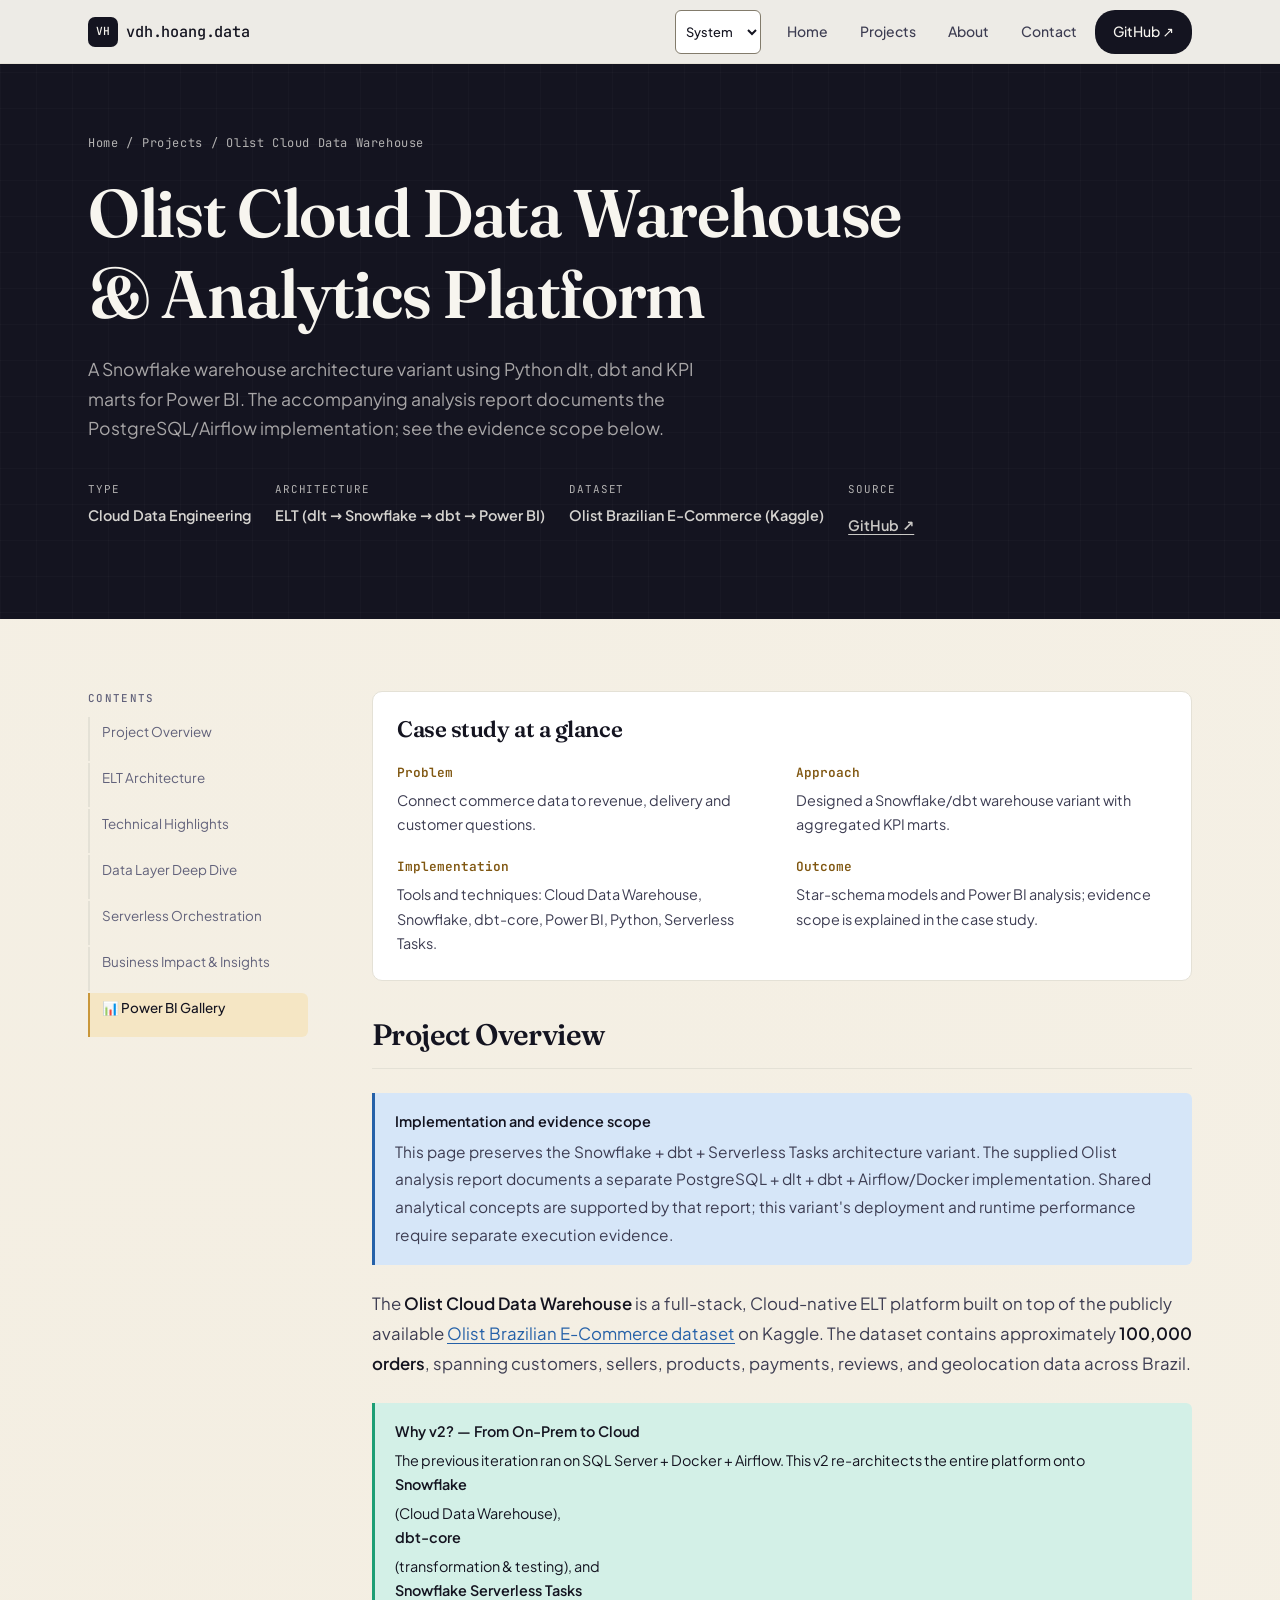
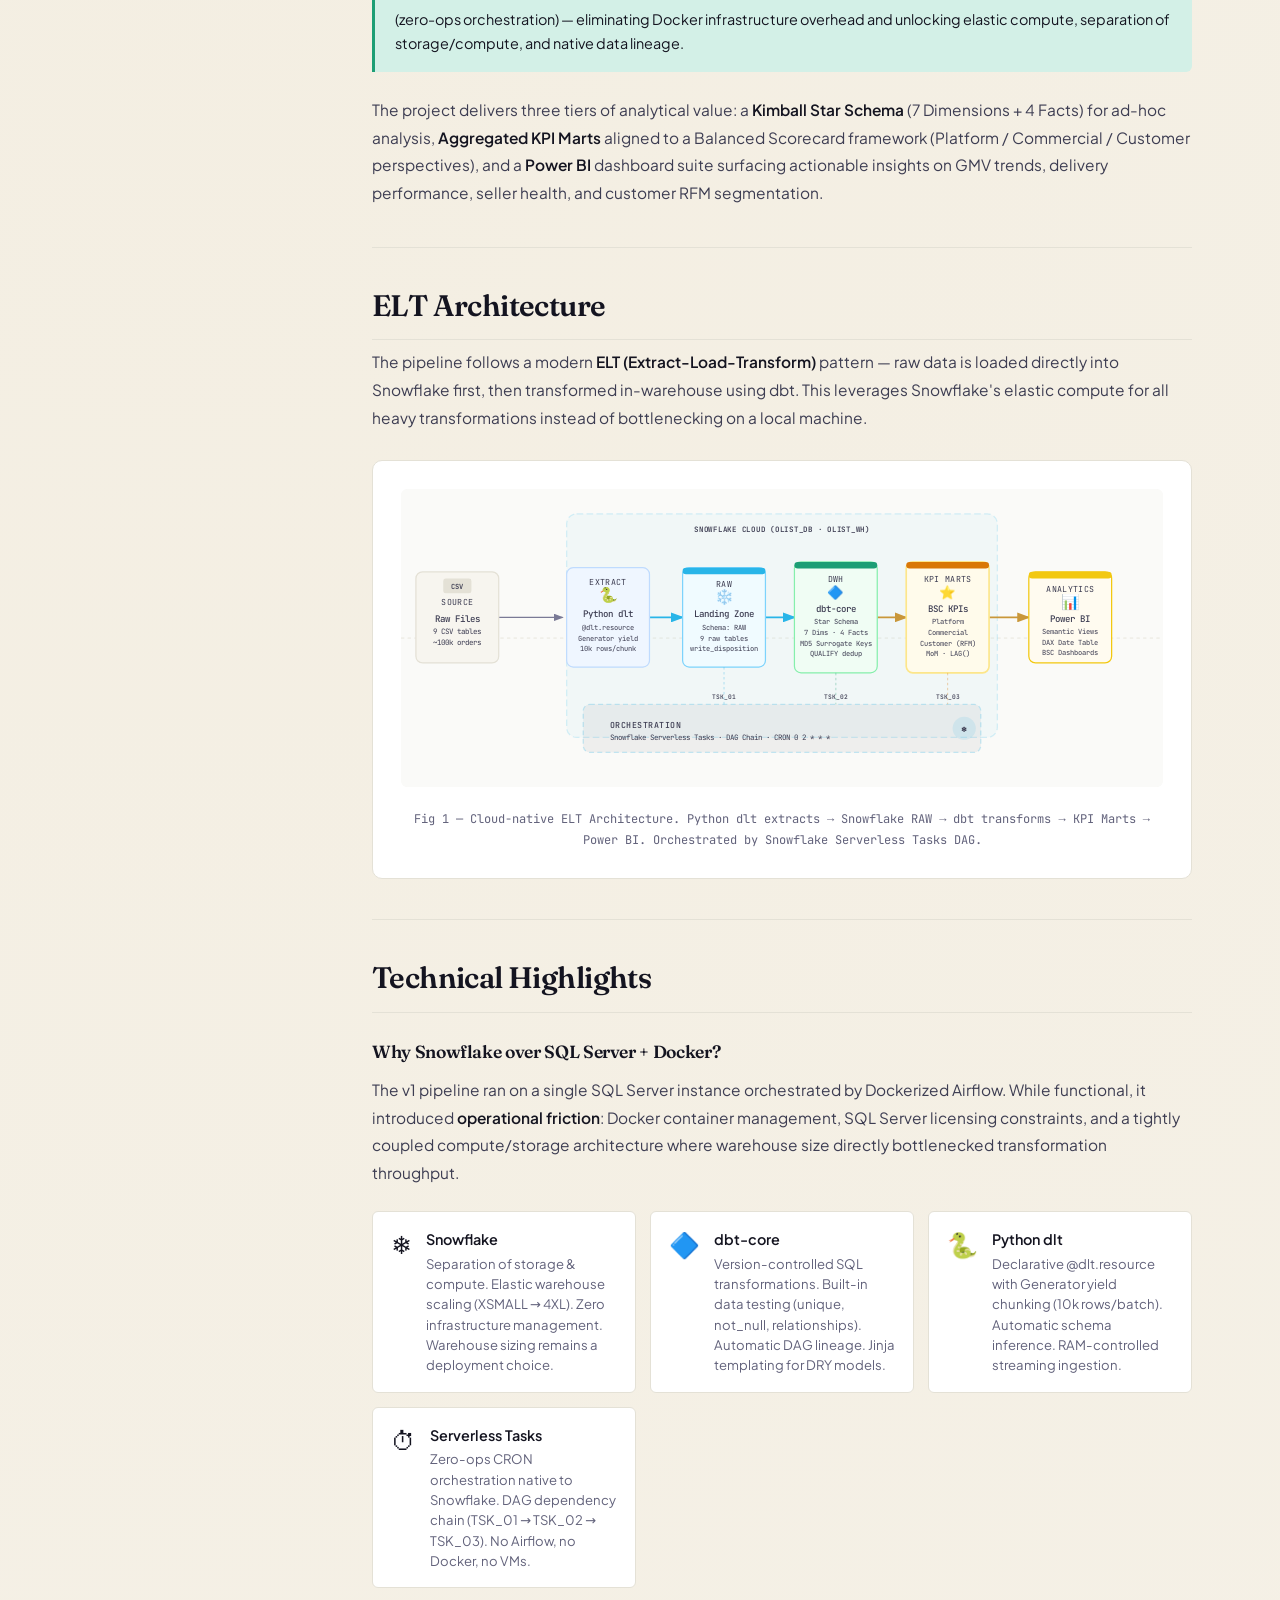
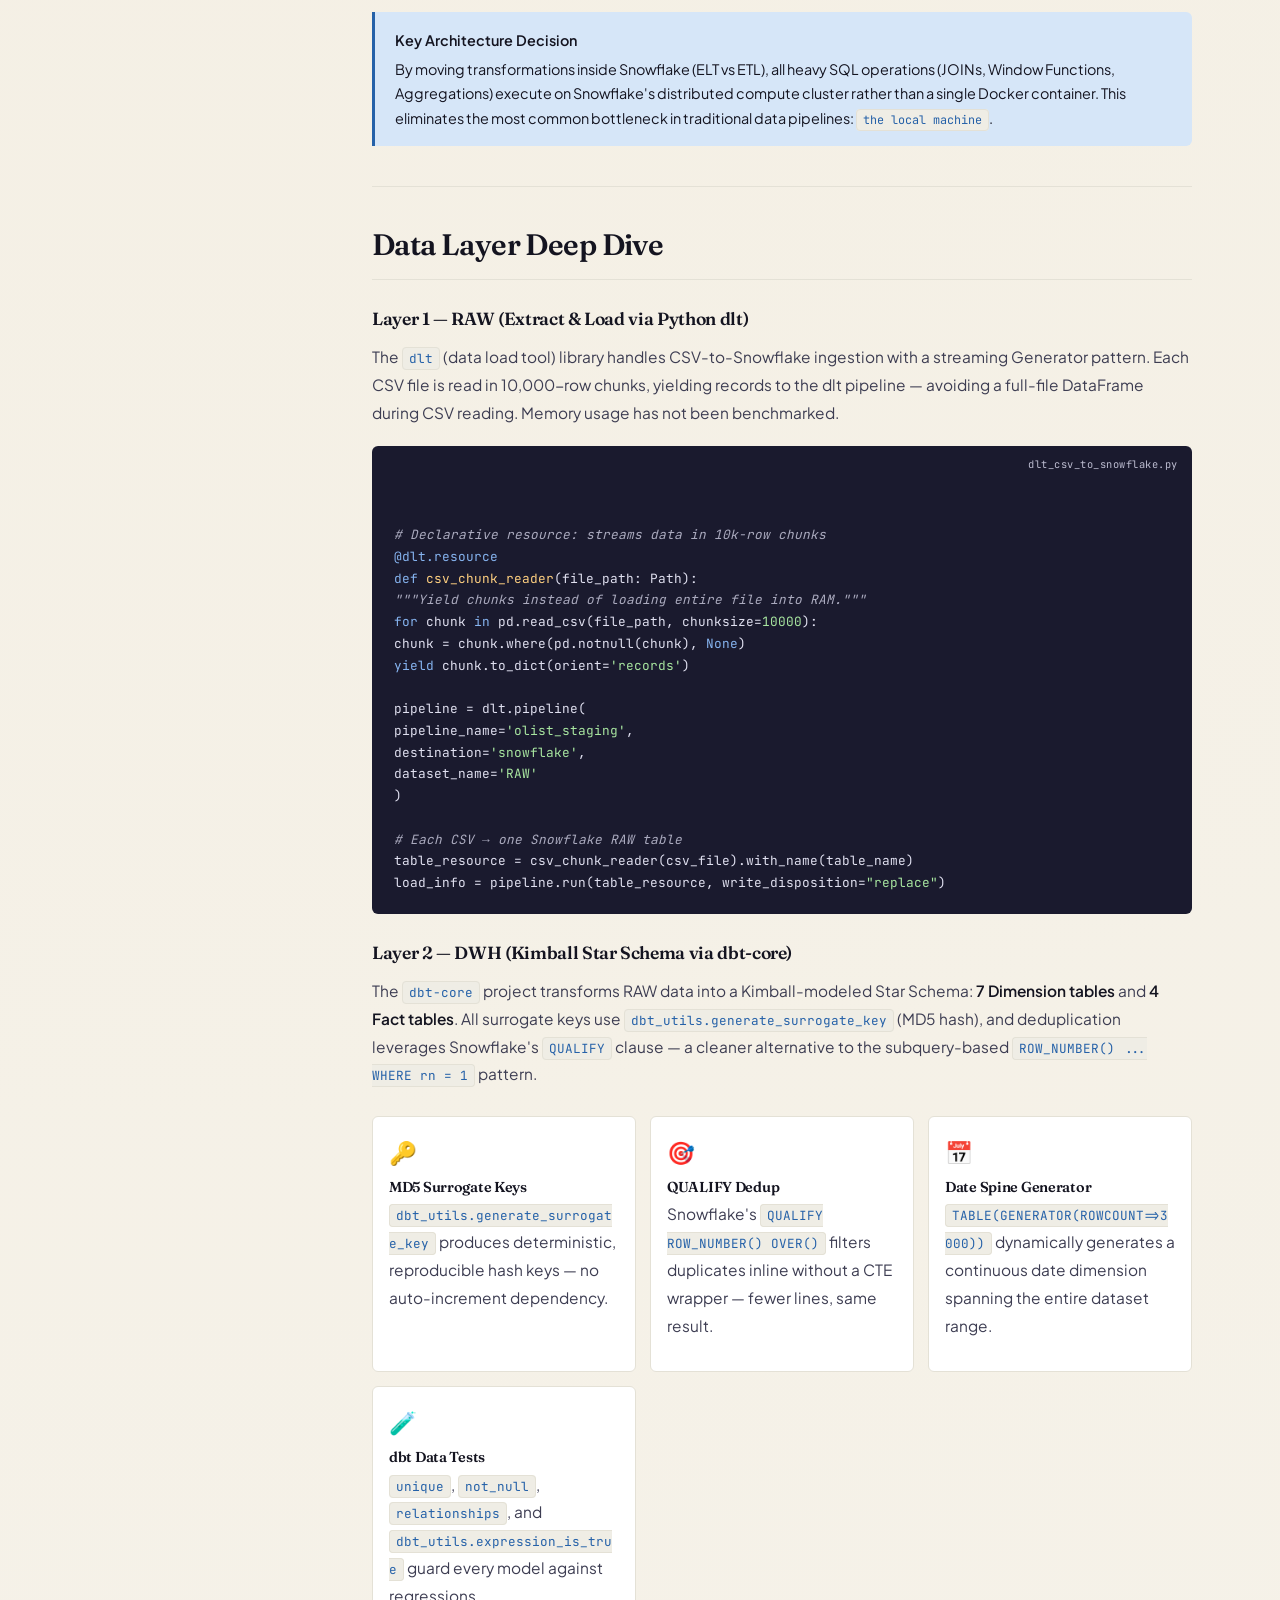
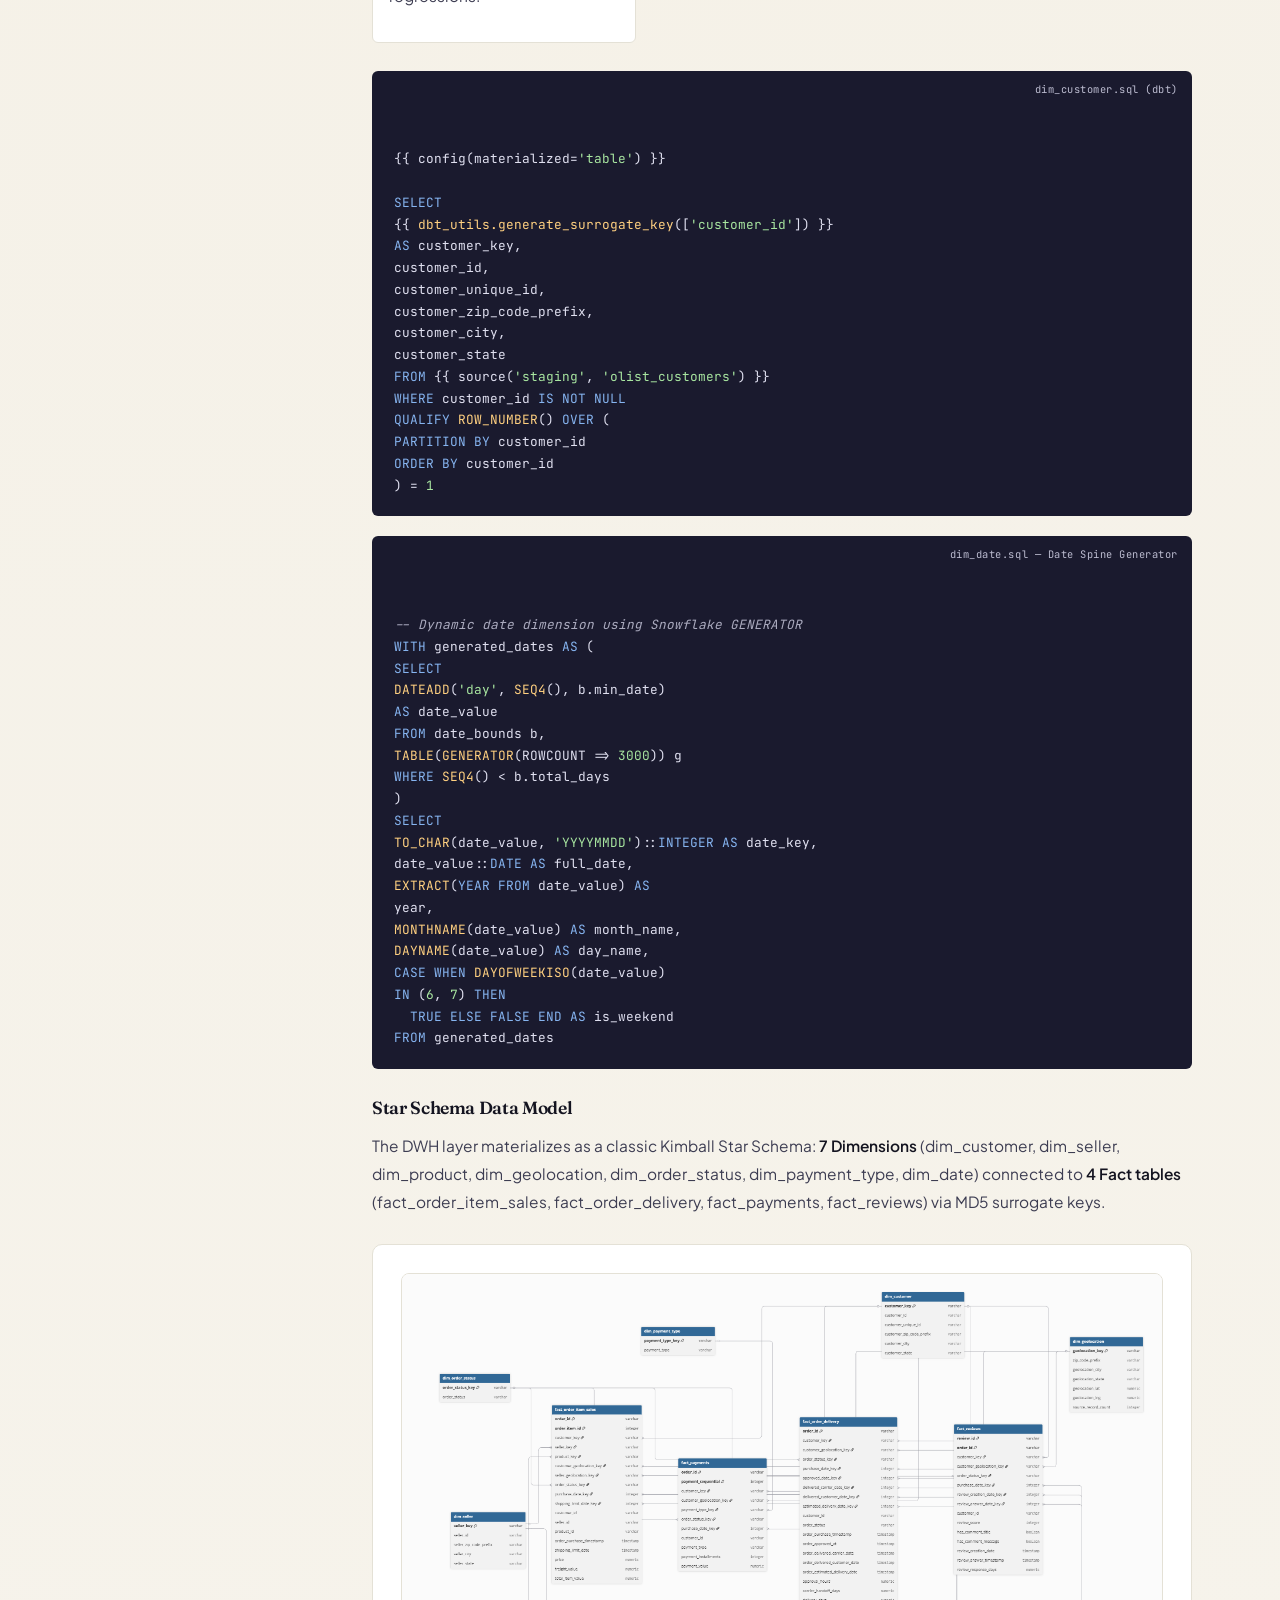
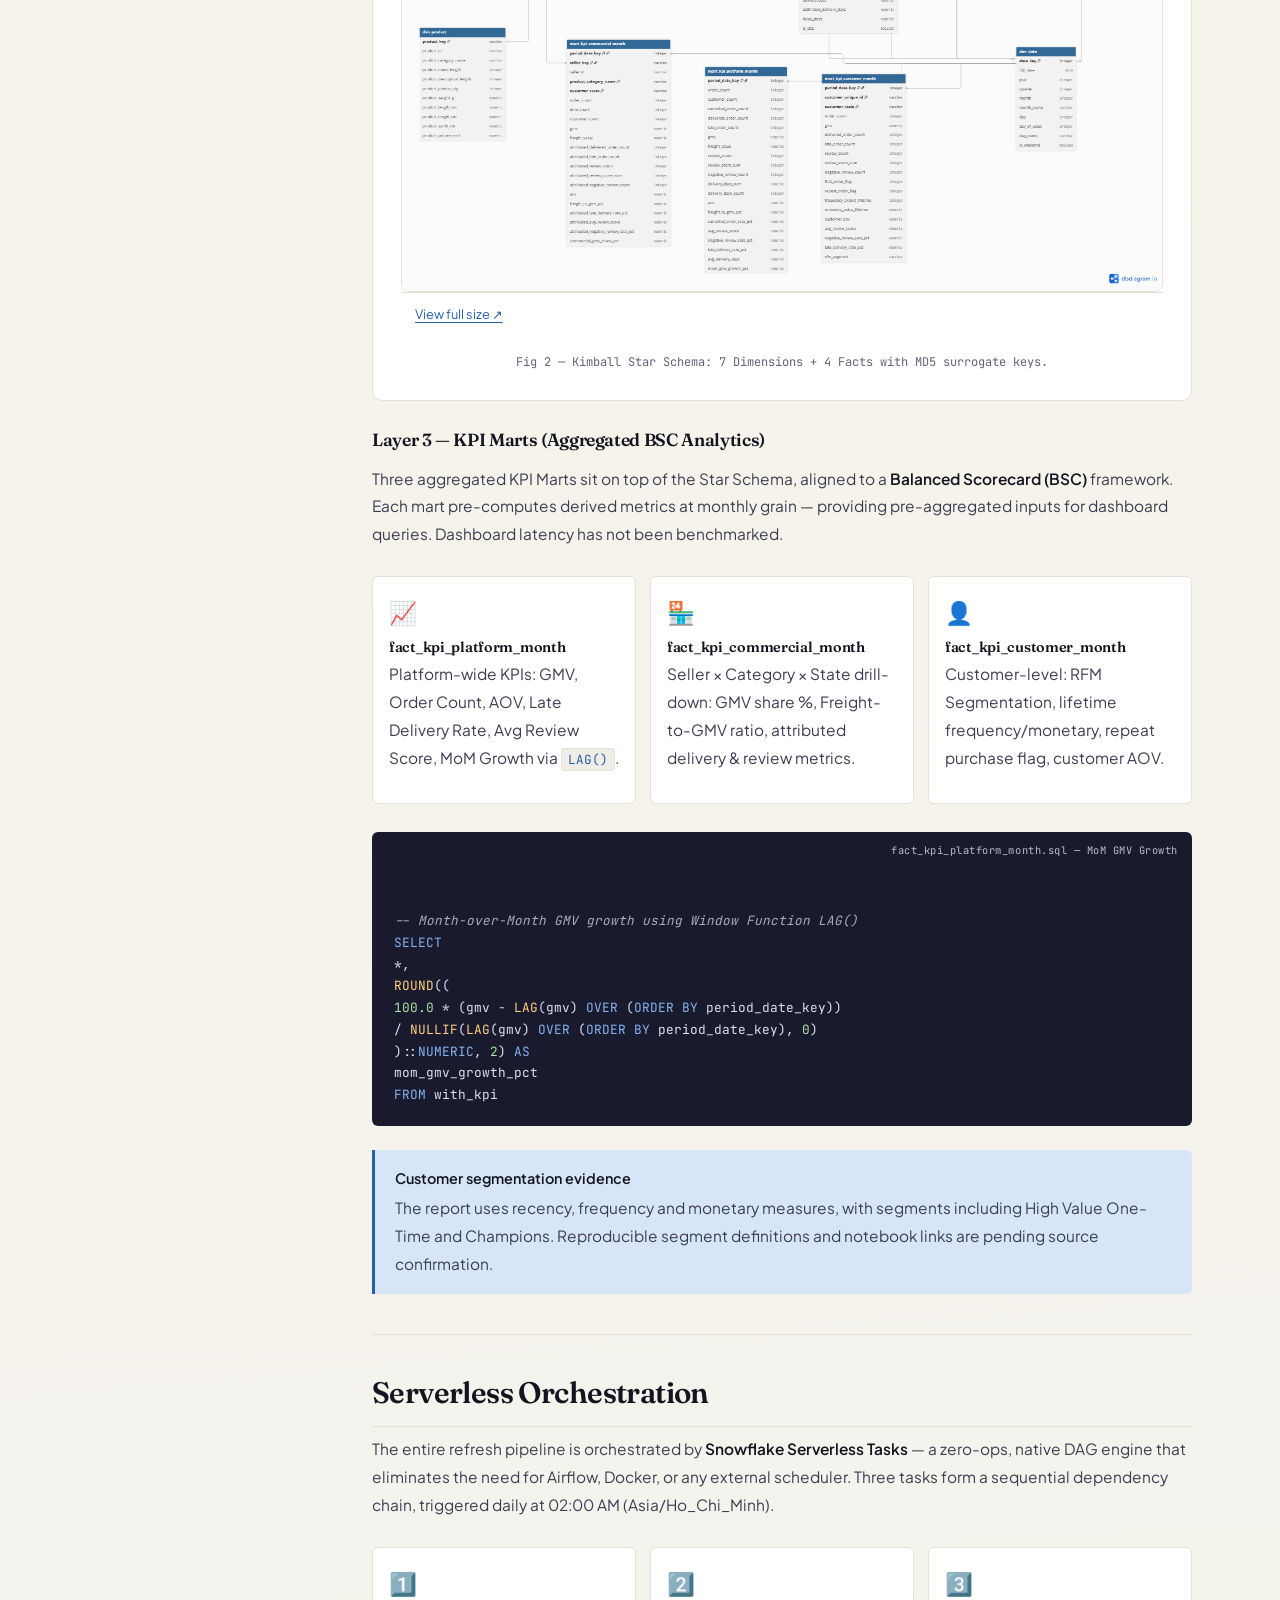
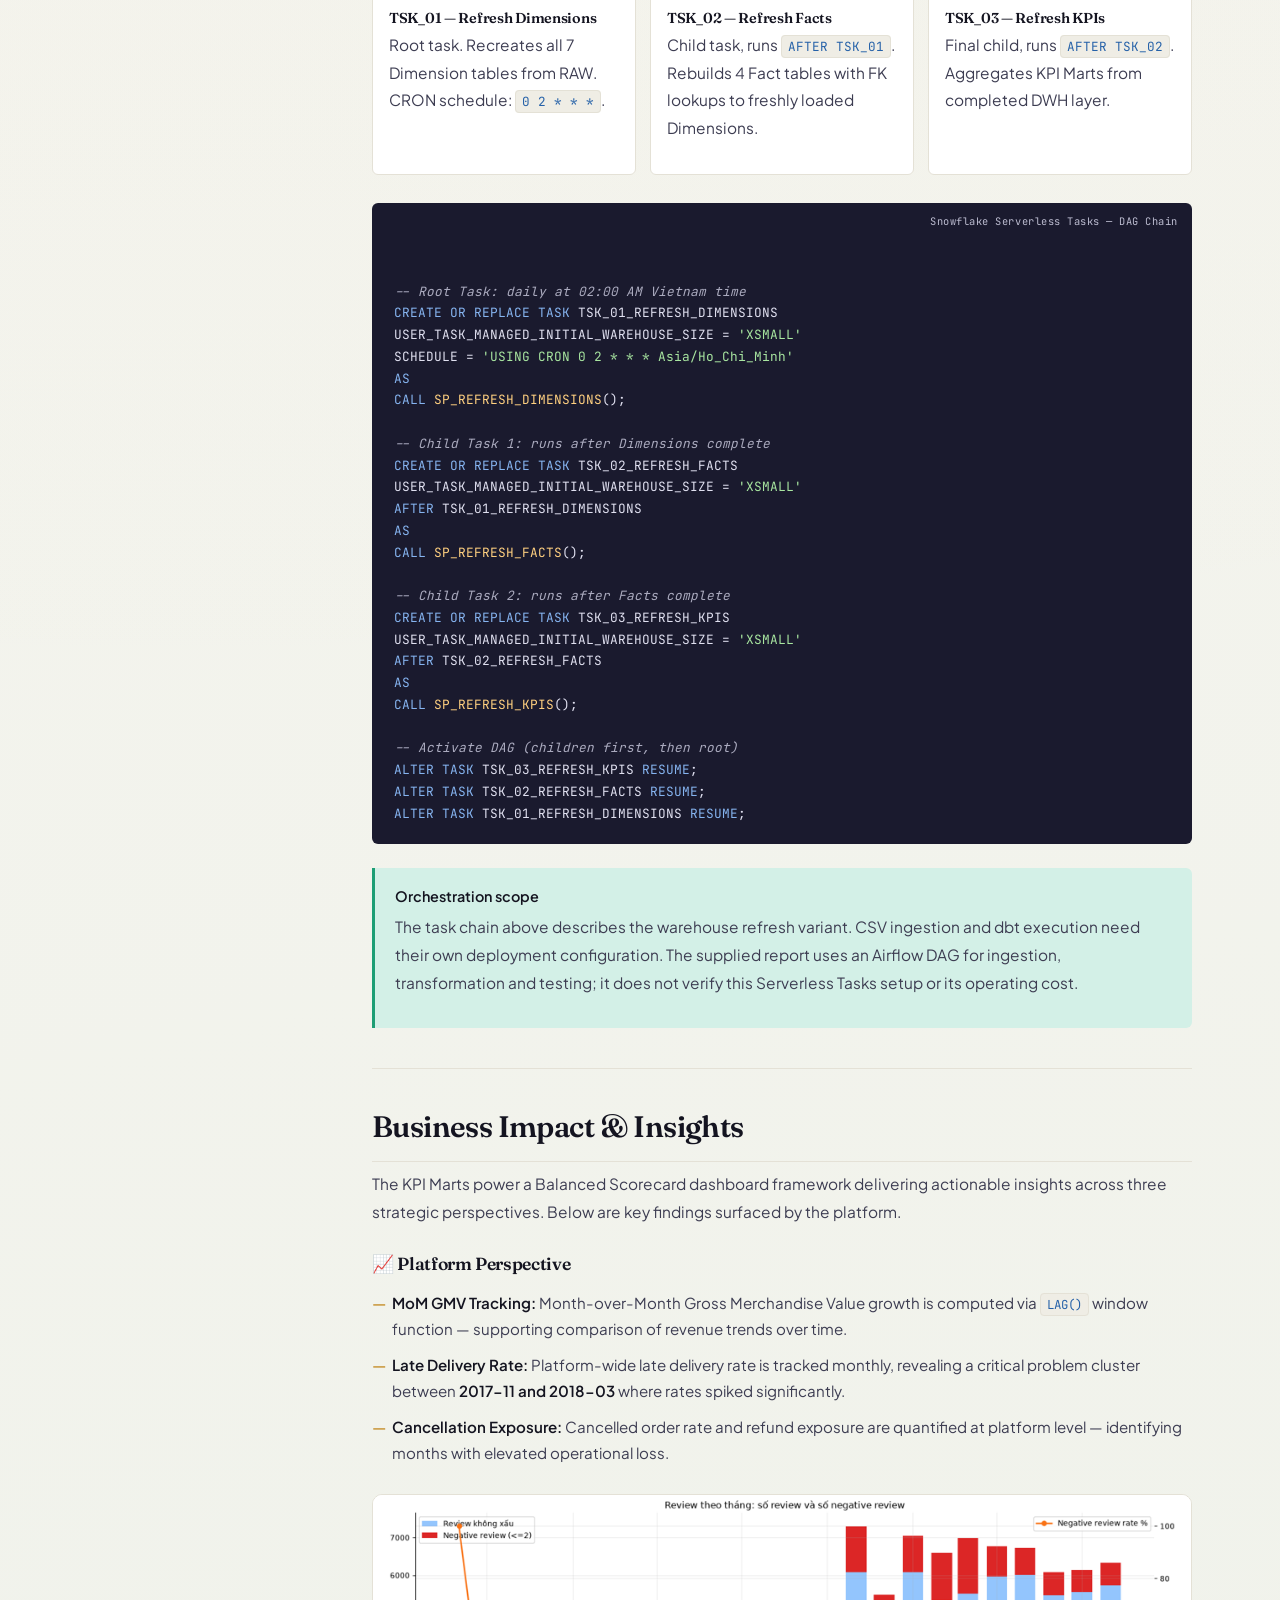
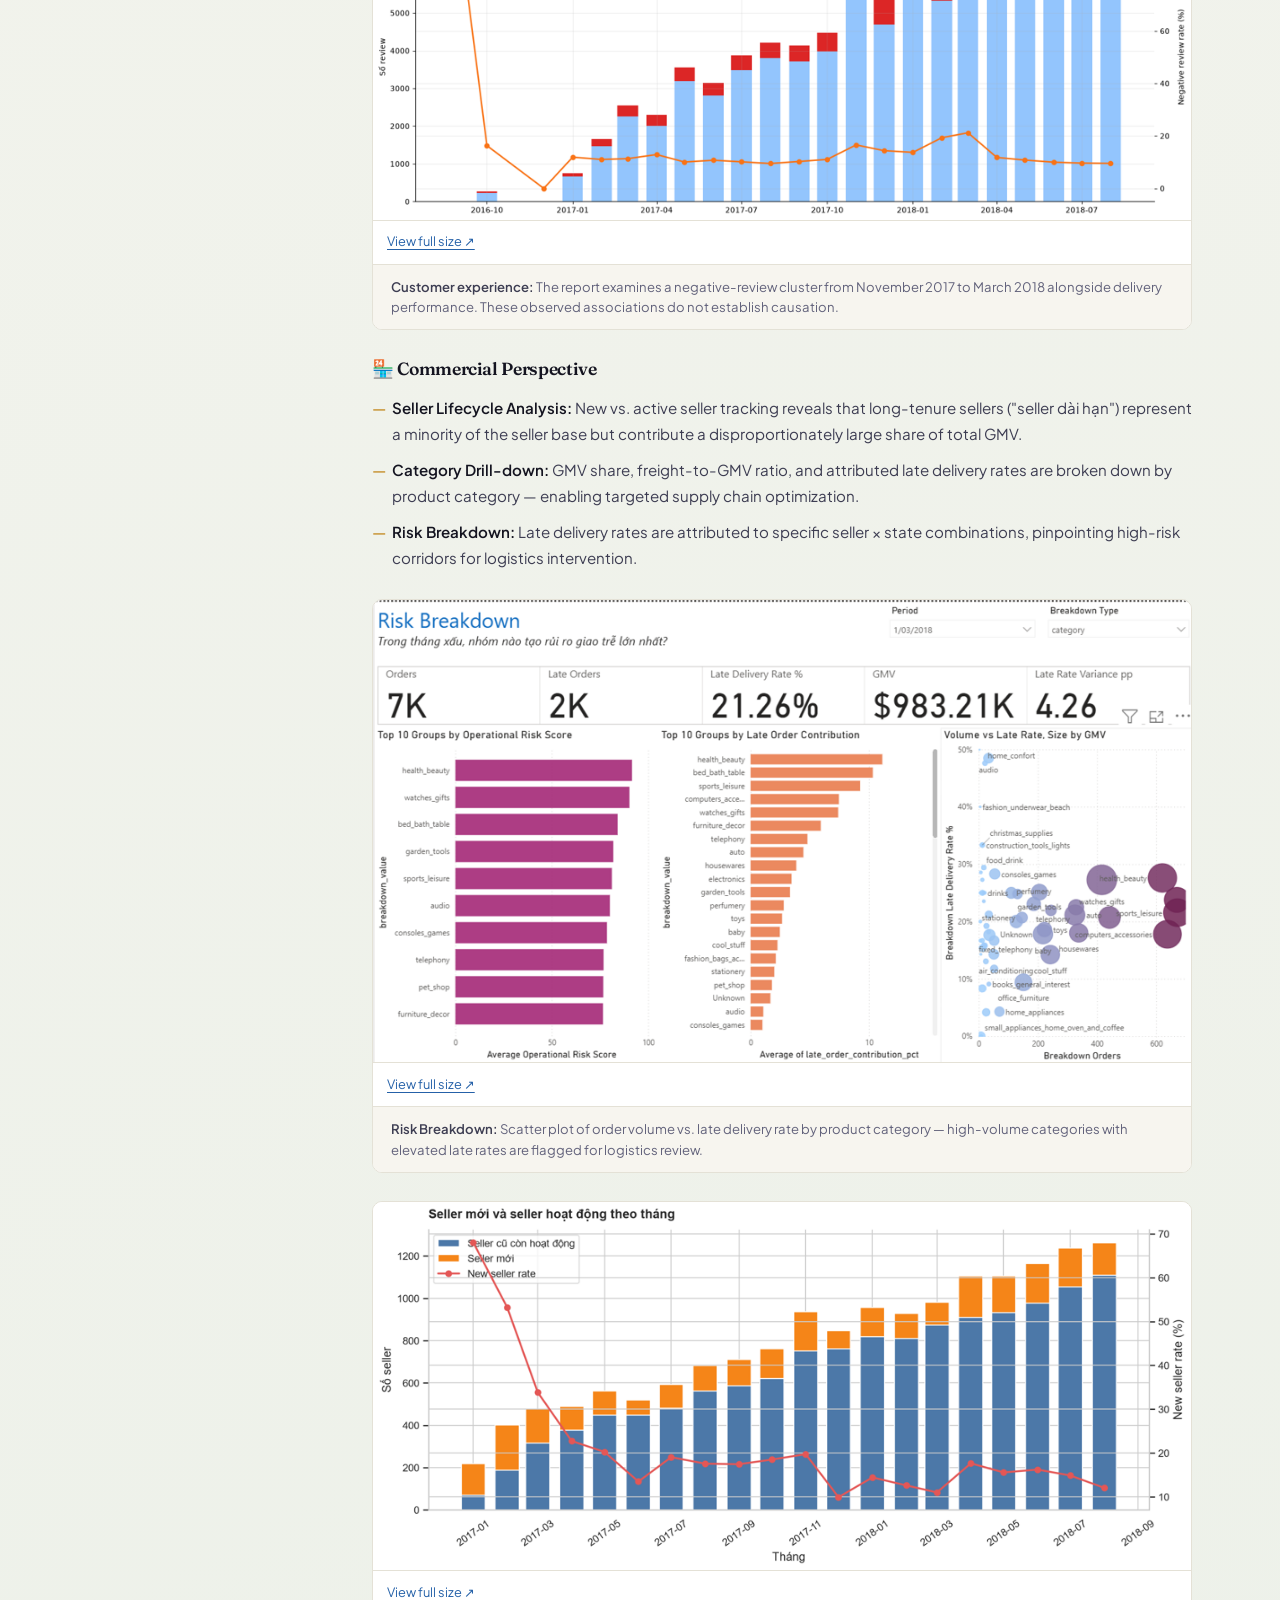
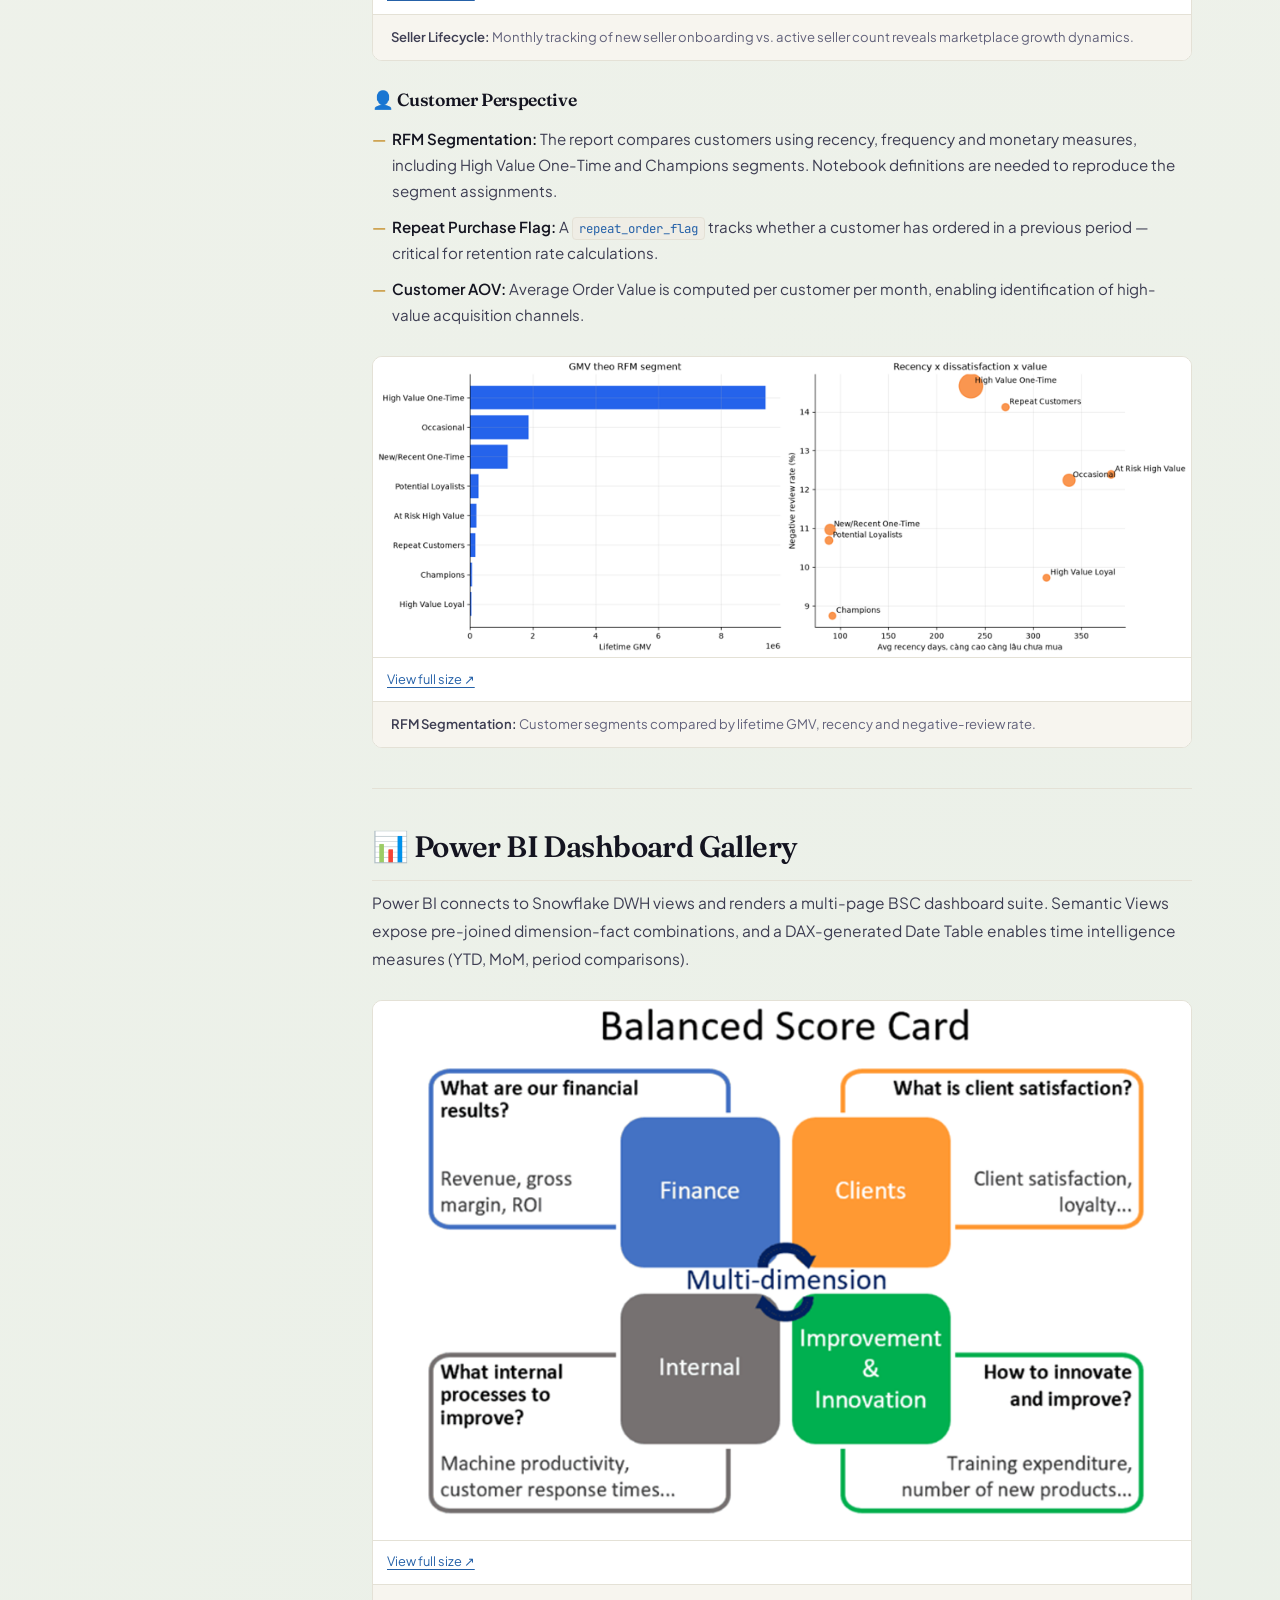
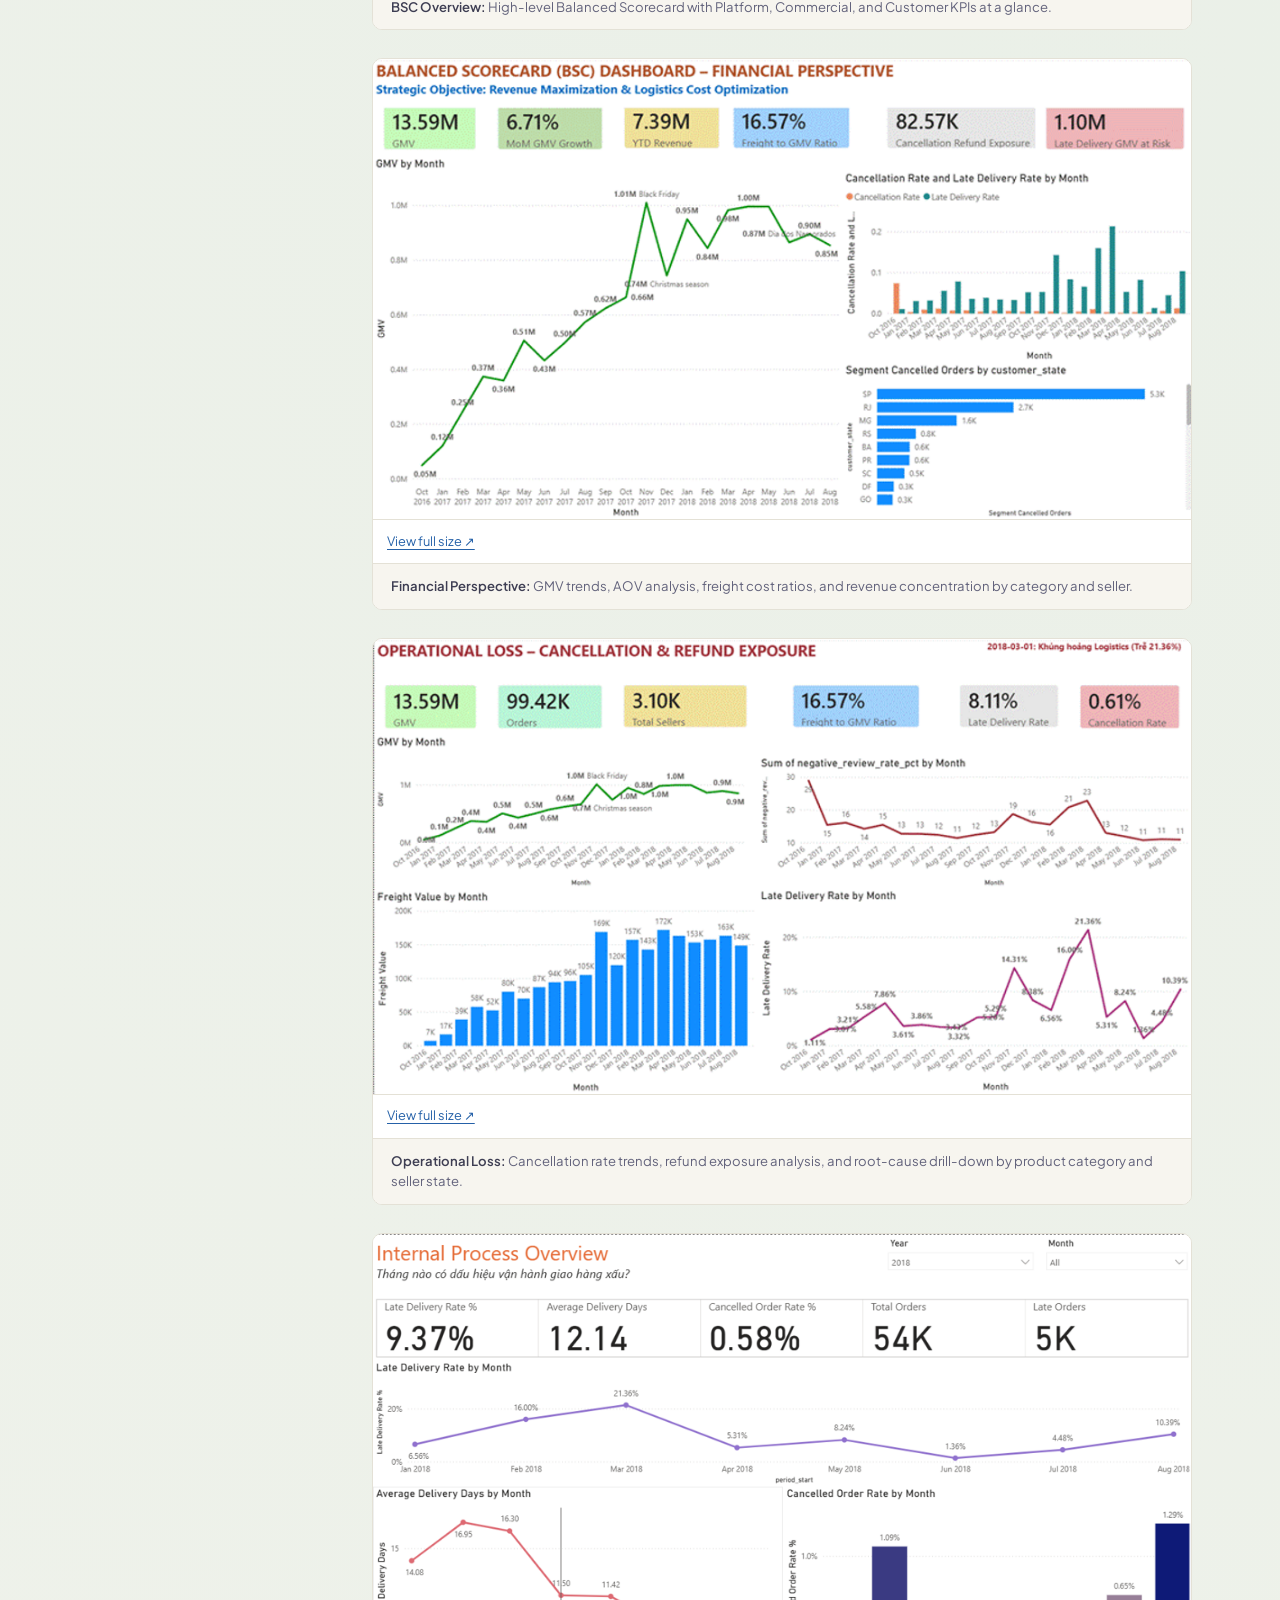
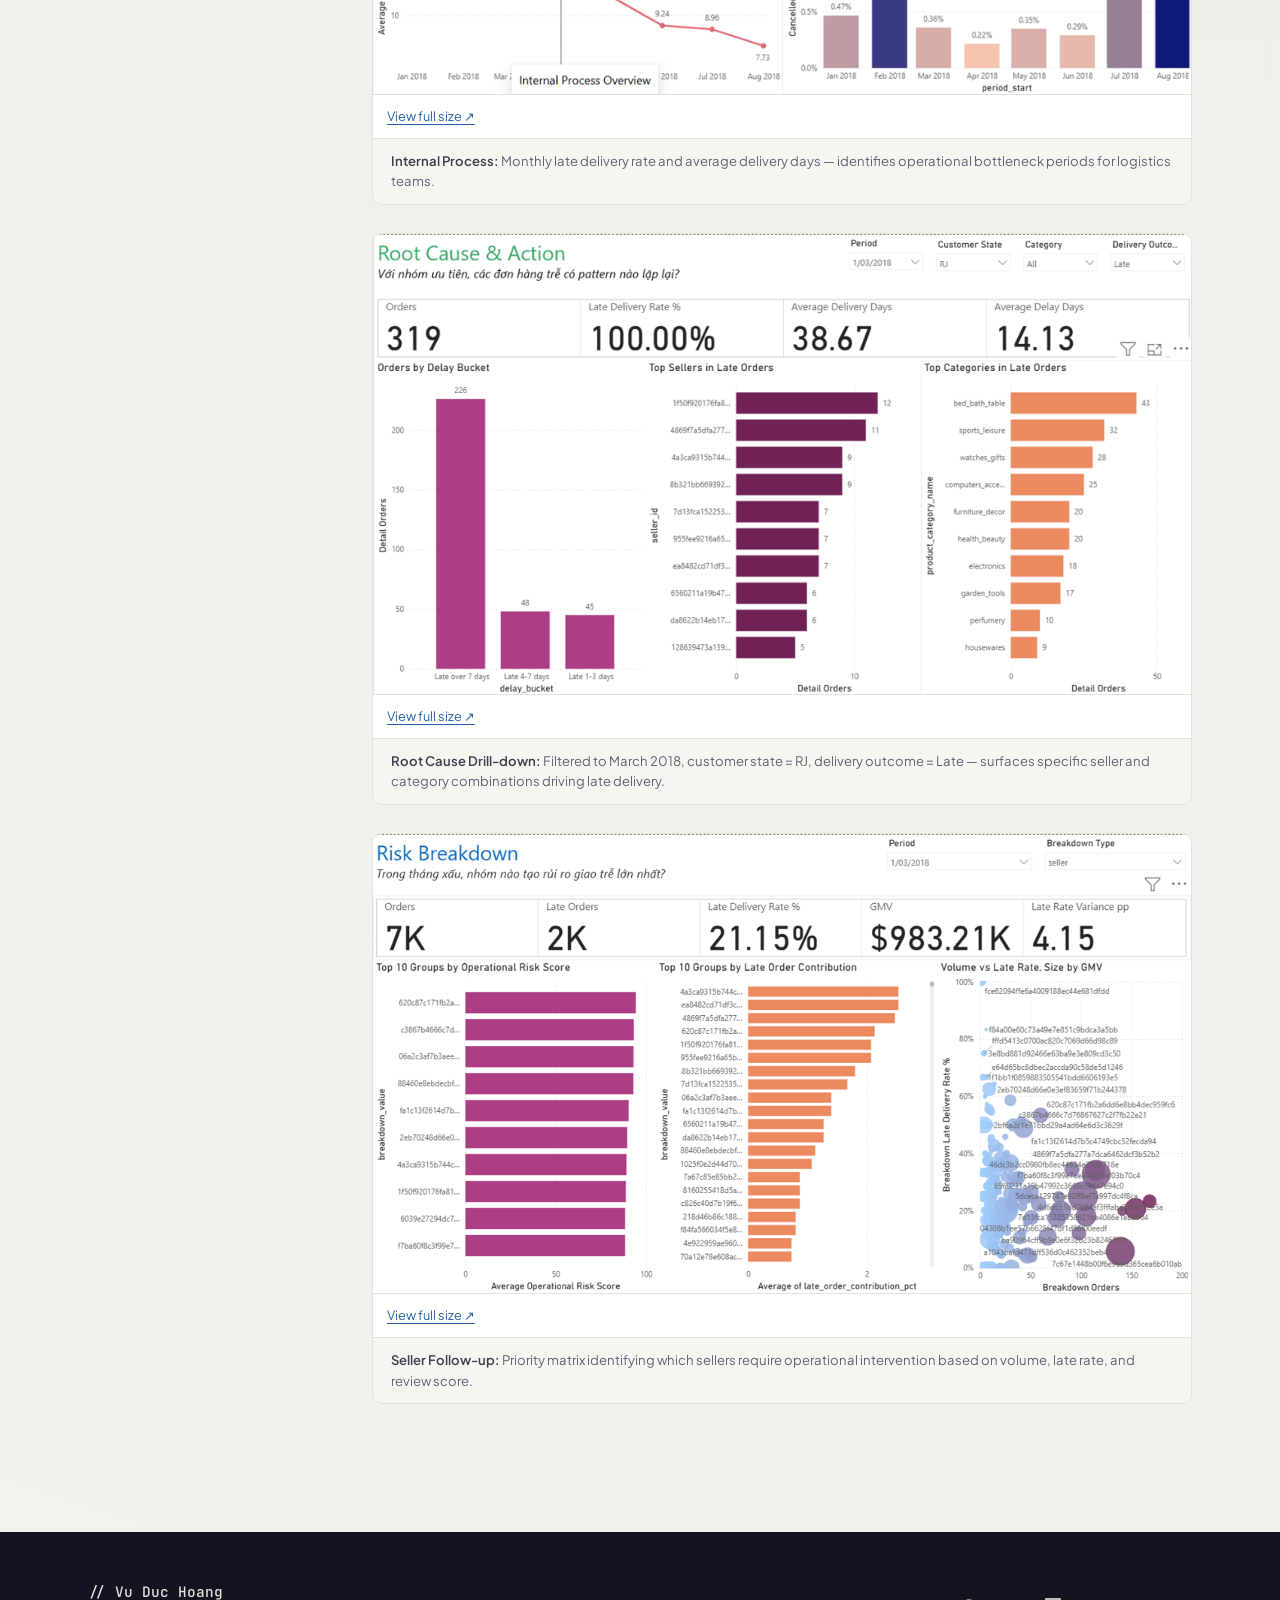
<file: projects/olist-data-warehouse-v2/index.html>
<!DOCTYPE html>
<html lang="en">

<head>
  <meta charset="UTF-8" />
  <meta name="viewport" content="width=device-width, initial-scale=1.0" />

  <link rel="icon" href="../../assets/icons/favicon.svg" type="image/svg+xml" />
  <meta name="color-scheme" content="light dark" />
  <script src="../../assets/js/theme-init.js"></script>
  <link rel="stylesheet" href="../../assets/css/fonts.css" />
  <link rel="stylesheet" href="../../assets/css/style.css" />
  <script src="../../assets/js/main.js"></script>
<!-- site:seo start -->
  <title>Olist v2: Snowflake Warehouse | Vu Duc Hoang</title>
  <meta name="description" content="Explore an Olist Snowflake and dbt warehouse architecture variant, KPI marts and Power BI analysis, with implementation evidence clearly scoped." />
  <meta property="og:type" content="article" />
  <meta property="og:site_name" content="Vu Duc Hoang Portfolio" />
  <meta property="og:title" content="Olist v2: Snowflake Warehouse | Vu Duc Hoang" />
  <meta property="og:description" content="Explore an Olist Snowflake and dbt warehouse architecture variant, KPI marts and Power BI analysis, with implementation evidence clearly scoped." />
  <meta name="twitter:card" content="summary_large_image" />
  <meta name="twitter:title" content="Olist v2: Snowflake Warehouse | Vu Duc Hoang" />
  <meta name="twitter:description" content="Explore an Olist Snowflake and dbt warehouse architecture variant, KPI marts and Power BI analysis, with implementation evidence clearly scoped." />
  <link rel="canonical" href="https://vdh-hoangdata.github.io/vdh-portfolio/projects/olist-data-warehouse-v2/" />
  <meta property="og:url" content="https://vdh-hoangdata.github.io/vdh-portfolio/projects/olist-data-warehouse-v2/" />
  <meta property="og:image" content="https://vdh-hoangdata.github.io/vdh-portfolio/assets/images/social/olist-data-warehouse-v2.png" />
  <meta property="og:image:type" content="image/png" />
  <meta property="og:image:width" content="1200" />
  <meta property="og:image:height" content="630" />
  <meta property="og:image:alt" content="Project preview: Olist Cloud Data Warehouse &amp; Analytics Platform." />
  <meta name="twitter:image" content="https://vdh-hoangdata.github.io/vdh-portfolio/assets/images/social/olist-data-warehouse-v2.png" />
  <meta name="twitter:image:alt" content="Project preview: Olist Cloud Data Warehouse &amp; Analytics Platform." />
  <script type="application/ld+json">{"@context":"https://schema.org","@graph":[{"@type":"Person","name":"Vu Duc Hoang","sameAs":["https://github.com/vdh-hoangdata","https://www.linkedin.com/in/duc-hoang-vu-data/"],"@id":"https://vdh-hoangdata.github.io/vdh-portfolio/#person","url":"https://vdh-hoangdata.github.io/vdh-portfolio/"},{"@type":"WebSite","name":"Vu Duc Hoang Portfolio","inLanguage":"en","@id":"https://vdh-hoangdata.github.io/vdh-portfolio/#website","url":"https://vdh-hoangdata.github.io/vdh-portfolio/","publisher":{"@id":"https://vdh-hoangdata.github.io/vdh-portfolio/#person"}},{"@type":"WebPage","@id":"https://vdh-hoangdata.github.io/vdh-portfolio/projects/olist-data-warehouse-v2/#webpage","url":"https://vdh-hoangdata.github.io/vdh-portfolio/projects/olist-data-warehouse-v2/","name":"Olist v2: Snowflake Warehouse | Vu Duc Hoang","inLanguage":"en","isPartOf":{"@id":"https://vdh-hoangdata.github.io/vdh-portfolio/#website"},"about":{"@id":"https://vdh-hoangdata.github.io/vdh-portfolio/#person"},"mainEntity":{"@id":"https://vdh-hoangdata.github.io/vdh-portfolio/projects/olist-data-warehouse-v2/#project"},"breadcrumb":{"@id":"https://vdh-hoangdata.github.io/vdh-portfolio/projects/olist-data-warehouse-v2/#breadcrumbs"}},{"@type":"CreativeWork","@id":"https://vdh-hoangdata.github.io/vdh-portfolio/projects/olist-data-warehouse-v2/#project","url":"https://vdh-hoangdata.github.io/vdh-portfolio/projects/olist-data-warehouse-v2/","name":"Olist Cloud Data Warehouse & Analytics Platform","description":"Explore an Olist Snowflake and dbt warehouse architecture variant, KPI marts and Power BI analysis, with implementation evidence clearly scoped.","inLanguage":"en","author":{"@id":"https://vdh-hoangdata.github.io/vdh-portfolio/#person"},"image":"https://vdh-hoangdata.github.io/vdh-portfolio/assets/images/social/olist-data-warehouse-v2.png"},{"@type":"BreadcrumbList","@id":"https://vdh-hoangdata.github.io/vdh-portfolio/projects/olist-data-warehouse-v2/#breadcrumbs","itemListElement":[{"@type":"ListItem","position":1,"name":"Home","item":"https://vdh-hoangdata.github.io/vdh-portfolio/"},{"@type":"ListItem","position":2,"name":"Olist Cloud Data Warehouse & Analytics Platform","item":"https://vdh-hoangdata.github.io/vdh-portfolio/projects/olist-data-warehouse-v2/"}]}]}</script>
<!-- site:seo end -->
</head>

<body>

  <!-- ── Header ─────────────────────────────────────────────── -->
  <div id="header-placeholder">
<!-- shared:header start -->
<a class="skip-link" href="#main-content">Skip to main content</a>
<nav class="site-nav" aria-label="Main navigation">
  <div class="nav-inner">
    <a href="../../" class="nav-logo" aria-label="VH vdh.hoang.data portfolio home">
      <span class="nav-logo-mark">VH</span>
      vdh.hoang.data
    </a>

    <div class="nav-actions">
      <label class="theme-control" hidden>
        <span class="sr-only">Color theme</span>
        <select id="theme-preference">
          <option value="system">System</option>
          <option value="light">Light</option>
          <option value="dark">Dark</option>
        </select>
      </label>
      <button class="nav-hamburger" type="button" aria-label="Open menu" aria-expanded="false" aria-controls="primary-navigation">
        <span></span>
        <span></span>
        <span></span>
      </button>
    </div>

    <ul class="nav-links" id="primary-navigation">
      <li><a href="../../">Home</a></li>
      <li><a href="../../#projects">Projects</a></li>
      <li><a href="../../#about">About</a></li>
      <li><a href="mailto:vdh.hoang.data@gmail.com">Contact</a></li>
      <li>
        <a href="https://github.com/vdh-hoangdata" target="_blank" rel="noopener noreferrer" class="nav-cta">
          GitHub ↗
        </a>
      </li>
    </ul>
  </div>
</nav>
<!-- shared:header end -->
</div>

  <!-- ── Project Hero ───────────────────────────────────────── -->
  <header class="project-hero">
    <div class="container project-hero-content">
      <div class="project-hero-eyebrow">
        <a href="../../">Home</a>
        <span>/</span>
        <a href="../../#projects">Projects</a>
        <span>/</span>
        <span>Olist Cloud Data Warehouse</span>
      </div>

      <h1>Olist Cloud Data Warehouse<br>&amp; Analytics Platform</h1>

      <p class="project-hero-desc">A Snowflake warehouse architecture variant using Python dlt, dbt and KPI marts for Power BI. The accompanying analysis report documents the PostgreSQL/Airflow implementation; see the evidence scope below.</p>

      <div class="project-meta-row">
        <div class="project-meta-item">
          <span class="project-meta-label">Type</span>
          <span class="project-meta-value">Cloud Data Engineering</span>
        </div>
        <div class="project-meta-item">
          <span class="project-meta-label">Architecture</span>
          <span class="project-meta-value">ELT (dlt → Snowflake → dbt → Power BI)</span>
        </div>
        <div class="project-meta-item">
          <span class="project-meta-label">Dataset</span>
          <span class="project-meta-value">Olist Brazilian E-Commerce (Kaggle)</span>
        </div>
        <div class="project-meta-item">
          <span class="project-meta-label">Source</span>
          <span class="project-meta-value">
            <a href="https://github.com/vdh-hoangdata"
              style="color:rgba(247,245,239,.8); text-decoration:underline; text-underline-offset:3px;" target="_blank" rel="noopener noreferrer">
              GitHub ↗
            </a>
          </span>
        </div>
      </div>
    </div>
  </header>

  <!-- ── Project Content ────────────────────────────────────── -->
  <main class="project-main" id="main-content" tabindex="-1">
    <div class="container project-grid-layout">

      <!-- Left Table of Contents (Sticky) -->
      <aside class="project-sidebar">
        <nav class="toc" aria-label="Table of Contents">
          <p class="toc-heading">Contents</p>
          <ul>
            <li><a href="#overview">Project Overview</a></li>
            <li><a href="#architecture">ELT Architecture</a></li>
            <li><a href="#highlights">Technical Highlights</a></li>
            <li><a href="#data-layers">Data Layer Deep Dive</a></li>
            <li><a href="#orchestration">Serverless Orchestration</a></li>
            <li><a href="#insights">Business Impact & Insights</a></li>
            <li><a href="#powerbi">📊 Power BI Gallery</a></li>
          </ul>
        </nav>
      </aside>

      <!-- Right Main Content -->
      <article class="project-article">
<!-- case:reading-guide start -->
<section class="case-summary" aria-labelledby="case-summary-title"><h2 id="case-summary-title">Case study at a glance</h2><dl><div><dt>Problem</dt><dd>Connect commerce data to revenue, delivery and customer questions.</dd></div><div><dt>Approach</dt><dd>Designed a Snowflake/dbt warehouse variant with aggregated KPI marts.</dd></div><div><dt>Implementation</dt><dd>Tools and techniques: Cloud Data Warehouse, Snowflake, dbt-core, Power BI, Python, Serverless Tasks.</dd></div><div><dt>Outcome</dt><dd>Star-schema models and Power BI analysis; evidence scope is explained in the case study.</dd></div></dl></section>
<!-- case:reading-guide end -->

        <!-- ══════════ OVERVIEW ══════════ -->
        <section class="prose">
          <h2 id="overview">Project Overview</h2>
            <div class="callout blue evidence-note"><strong>Implementation and evidence scope</strong><p>This page preserves the Snowflake + dbt + Serverless Tasks architecture variant. The supplied Olist analysis report documents a separate PostgreSQL + dlt + dbt + Airflow/Docker implementation. Shared analytical concepts are supported by that report; this variant's deployment and runtime performance require separate execution evidence.</p></div>
          <p class="lead">
            The <strong>Olist Cloud Data Warehouse</strong> is a full-stack, Cloud-native ELT platform
            built on top of the publicly available
            <a href="https://www.kaggle.com/datasets/olistbr/brazilian-ecommerce"
              style="color:var(--blue); text-decoration:underline; text-underline-offset:3px;" target="_blank" rel="noopener noreferrer">Olist Brazilian
              E-Commerce dataset</a>
            on Kaggle. The dataset contains approximately <strong>100,000 orders</strong>, spanning customers, sellers,
            products,
            payments, reviews, and geolocation data across Brazil.
          </p>

          <div class="callout teal">
            <strong>Why v2? — From On-Prem to Cloud</strong>
            The previous iteration ran on SQL Server + Docker + Airflow. This v2 re-architects the entire platform
            onto <strong>Snowflake</strong> (Cloud Data Warehouse), <strong>dbt-core</strong> (transformation &amp;
            testing),
            and <strong>Snowflake Serverless Tasks</strong> (zero-ops orchestration) — eliminating Docker infrastructure
            overhead
            and unlocking elastic compute, separation of storage/compute, and native data lineage.
          </div>

          <p>
            The project delivers three tiers of analytical value: a <strong>Kimball Star Schema</strong> (7 Dimensions +
            4 Facts)
            for ad-hoc analysis, <strong>Aggregated KPI Marts</strong> aligned to a Balanced Scorecard framework
            (Platform / Commercial / Customer perspectives), and a <strong>Power BI</strong> dashboard suite
            surfacing actionable insights on GMV trends, delivery performance, seller health, and customer RFM
            segmentation.
          </p>
        </section>
        <hr class="section-divider" />

        <!-- ══════════ ARCHITECTURE ══════════ -->
        <section class="prose">
          <h2 id="architecture">ELT Architecture</h2>
          <p>
            The pipeline follows a modern <strong>ELT (Extract-Load-Transform)</strong> pattern — raw data is loaded
            directly
            into Snowflake first, then transformed in-warehouse using dbt. This leverages Snowflake's elastic compute
            for all heavy transformations instead of bottlenecking on a local machine.
          </p>

          <figure class="diagram-wrap diagram-scroll fade-in" tabindex="0" role="region" aria-label="Architecture diagram, horizontally scrollable">
            <!-- ╔══════════════════════════════════════╗
                 ║  ELT Architecture SVG Diagram        ║
                 ╚══════════════════════════════════════╝ -->
            <svg viewBox="0 0 920 360" xmlns="http://www.w3.org/2000/svg"
              style="width:100%;height:auto;font-family:'JetBrains Mono',monospace;" role="img"
              aria-label="ELT Cloud architecture diagram">

              <defs>
                <marker id="arr" markerWidth="8" markerHeight="6" refX="7" refY="3" orient="auto">
                  <path d="M0,0 L0,6 L8,3 z" fill="#7A7A96" />
                </marker>
                <marker id="arr-snow" markerWidth="8" markerHeight="6" refX="7" refY="3" orient="auto">
                  <path d="M0,0 L0,6 L8,3 z" fill="#29B5E8" />
                </marker>
                <marker id="arr-gold" markerWidth="8" markerHeight="6" refX="7" refY="3" orient="auto">
                  <path d="M0,0 L0,6 L8,3 z" fill="#C9973A" />
                </marker>
              </defs>

              <!-- Background -->
              <rect width="920" height="360" fill="#FAFAF8" rx="8" />
              <line x1="0" y1="180" x2="920" y2="180" stroke="#E4E1D6" stroke-width="1" stroke-dasharray="4 4" />

              <!-- ── SNOWFLAKE CLOUD BAND ── -->
              <rect x="200" y="30" width="520" height="270" rx="12" fill="rgba(41,181,232,.04)"
                stroke="rgba(41,181,232,.18)" stroke-width="1.5" stroke-dasharray="8 4" />
              <text x="460" y="52" text-anchor="middle" font-size="9" fill="#29B5E8" letter-spacing=".1em"
                font-weight="600">SNOWFLAKE CLOUD (OLIST_DB · OLIST_WH)</text>

              <!-- ── CONNECTOR LINES ── -->
              <!-- CSV → dlt -->
              <line x1="118" y1="155" x2="195" y2="155" stroke="#7A7A96" stroke-width="1.5" marker-end="url(#arr)" />
              <!-- dlt → RAW -->
              <line x1="295" y1="155" x2="340" y2="155" stroke="#29B5E8" stroke-width="2" marker-end="url(#arr-snow)" />
              <!-- RAW → dbt DWH -->
              <line x1="440" y1="155" x2="475" y2="155" stroke="#29B5E8" stroke-width="2" marker-end="url(#arr-snow)" />
              <!-- dbt DWH → KPI -->
              <line x1="575" y1="155" x2="610" y2="155" stroke="#C9973A" stroke-width="2" marker-end="url(#arr-gold)" />
              <!-- KPI → Power BI -->
              <line x1="710" y1="155" x2="758" y2="155" stroke="#C9973A" stroke-width="2" marker-end="url(#arr-gold)" />

              <!-- ── NODE: CSV Source ── -->
              <rect x="18" y="100" width="100" height="110" rx="8" fill="#F7F5EF" stroke="#E4E1D6" stroke-width="1.5" />
              <rect x="51" y="108" width="34" height="18" rx="3" fill="#E4E1D6" />
              <text x="68" y="121" text-anchor="middle" font-size="8.5" fill="#3D3D52" font-weight="600">CSV</text>
              <text x="68" y="140" text-anchor="middle" font-size="10" fill="#7A7A96"
                letter-spacing=".04em">SOURCE</text>
              <text x="68" y="160" text-anchor="middle" font-size="11" fill="#141420" font-weight="500">Raw Files</text>
              <text x="68" y="175" text-anchor="middle" font-size="9" fill="#7A7A96">9 CSV tables</text>
              <text x="68" y="188" text-anchor="middle" font-size="9" fill="#7A7A96">~100k orders</text>

              <!-- ── NODE: dlt Python Ingestion ── -->
              <rect x="200" y="95" width="100" height="120" rx="8" fill="#EFF6FF" stroke="#BFDBFE" stroke-width="1.5" />
              <text x="250" y="116" text-anchor="middle" font-size="10" fill="#2561A8"
                letter-spacing=".04em">EXTRACT</text>
              <text x="250" y="134" text-anchor="middle" font-size="18" fill="#2561A8">🐍</text>
              <text x="250" y="155" text-anchor="middle" font-size="11" fill="#141420" font-weight="500">Python
                dlt</text>
              <text x="250" y="170" text-anchor="middle" font-size="8.5" fill="#2561A8">@dlt.resource</text>
              <text x="250" y="183" text-anchor="middle" font-size="8.5" fill="#2561A8">Generator yield</text>
              <text x="250" y="196" text-anchor="middle" font-size="8.5" fill="#7A7A96">10k rows/chunk</text>

              <!-- ── NODE: Snowflake RAW ── -->
              <rect x="340" y="95" width="100" height="120" rx="8" fill="#F0FBFF" stroke="#7DD3FC" stroke-width="1.5" />
              <rect x="340" y="95" width="100" height="8" rx="4" fill="#29B5E8" />
              <text x="390" y="118" text-anchor="middle" font-size="10" fill="#29B5E8" letter-spacing=".04em">RAW</text>
              <text x="390" y="136" text-anchor="middle" font-size="18">❄️</text>
              <text x="390" y="155" text-anchor="middle" font-size="11" fill="#141420" font-weight="500">Landing
                Zone</text>
              <text x="390" y="170" text-anchor="middle" font-size="8.5" fill="#0284C7">Schema: RAW</text>
              <text x="390" y="183" text-anchor="middle" font-size="8.5" fill="#0284C7">9 raw tables</text>
              <text x="390" y="196" text-anchor="middle" font-size="8.5" fill="#7A7A96">write_disposition</text>

              <!-- ── NODE: dbt DWH ── -->
              <rect x="475" y="88" width="100" height="134" rx="8" fill="#F0FDF4" stroke="#86EFAC" stroke-width="1.5" />
              <rect x="475" y="88" width="100" height="8" rx="4" fill="#1D9E75" />
              <text x="525" y="112" text-anchor="middle" font-size="10" fill="#1D9E75" letter-spacing=".04em">DWH</text>
              <text x="525" y="130" text-anchor="middle" font-size="16">🔷</text>
              <text x="525" y="148" text-anchor="middle" font-size="11" fill="#141420" font-weight="500">dbt-core</text>
              <text x="525" y="163" text-anchor="middle" font-size="8.5" fill="#15803D">Star Schema</text>
              <text x="525" y="176" text-anchor="middle" font-size="8.5" fill="#15803D">7 Dims · 4 Facts</text>
              <text x="525" y="189" text-anchor="middle" font-size="8.5" fill="#15803D">MD5 Surrogate Keys</text>
              <text x="525" y="202" text-anchor="middle" font-size="8.5" fill="#7A7A96">QUALIFY dedup</text>

              <!-- ── NODE: KPI Marts ── -->
              <rect x="610" y="88" width="100" height="134" rx="8" fill="#FFFBEB" stroke="#FDE68A" stroke-width="2" />
              <rect x="610" y="88" width="100" height="8" rx="4" fill="#D97706" />
              <text x="660" y="112" text-anchor="middle" font-size="10" fill="#D97706" letter-spacing=".04em">KPI
                MARTS</text>
              <text x="660" y="130" text-anchor="middle" font-size="16">⭐</text>
              <text x="660" y="148" text-anchor="middle" font-size="11" fill="#141420" font-weight="500">BSC KPIs</text>
              <text x="660" y="163" text-anchor="middle" font-size="8.5" fill="#92400E">Platform</text>
              <text x="660" y="176" text-anchor="middle" font-size="8.5" fill="#92400E">Commercial</text>
              <text x="660" y="189" text-anchor="middle" font-size="8.5" fill="#92400E">Customer (RFM)</text>
              <text x="660" y="202" text-anchor="middle" font-size="8.5" fill="#7A7A96">MoM · LAG()</text>

              <!-- ── NODE: Power BI ── -->
              <rect x="758" y="100" width="100" height="110" rx="8" fill="#FFFBF0" stroke="#F2C811"
                stroke-width="1.5" />
              <rect x="758" y="100" width="100" height="8" rx="4" fill="#F2C811" />
              <text x="808" y="124" text-anchor="middle" font-size="10" fill="#854D0E"
                letter-spacing=".04em">ANALYTICS</text>
              <text x="808" y="142" text-anchor="middle" font-size="18">📊</text>
              <text x="808" y="160" text-anchor="middle" font-size="11" fill="#141420" font-weight="500">Power BI</text>
              <text x="808" y="175" text-anchor="middle" font-size="8.5" fill="#854D0E">Semantic Views</text>
              <text x="808" y="188" text-anchor="middle" font-size="8.5" fill="#854D0E">DAX Date Table</text>
              <text x="808" y="201" text-anchor="middle" font-size="8.5" fill="#7A7A96">BSC Dashboards</text>

              <!-- ── SERVERLESS TASKS BAND ── -->
              <rect x="220" y="260" width="480" height="58" rx="8" fill="#1A1A2E" opacity=".05" />
              <rect x="220" y="260" width="480" height="58" rx="8" fill="none" stroke="#29B5E8" stroke-width="1.5"
                stroke-dasharray="6 4" opacity=".25" />
              <text x="252" y="288" font-size="10" fill="#0284C7" font-weight="500"
                letter-spacing=".06em">ORCHESTRATION</text>
              <text x="252" y="303" font-size="9" fill="#7A7A96">Snowflake Serverless Tasks · DAG Chain · CRON 0 2 * *
                *</text>

              <!-- Task chain labels -->
              <line x1="390" y1="215" x2="390" y2="260" stroke="#29B5E8" stroke-width="1" stroke-dasharray="3 3"
                opacity=".4" />
              <line x1="525" y1="222" x2="525" y2="260" stroke="#1D9E75" stroke-width="1" stroke-dasharray="3 3"
                opacity=".4" />
              <line x1="660" y1="222" x2="660" y2="260" stroke="#D97706" stroke-width="1" stroke-dasharray="3 3"
                opacity=".4" />

              <text x="390" y="253" text-anchor="middle" font-size="7.5" fill="#29B5E8" font-weight="500">TSK_01</text>
              <text x="525" y="253" text-anchor="middle" font-size="7.5" fill="#1D9E75" font-weight="500">TSK_02</text>
              <text x="660" y="253" text-anchor="middle" font-size="7.5" fill="#D97706" font-weight="500">TSK_03</text>

              <!-- Snowflake icon -->
              <circle cx="680" cy="289" r="14" fill="#29B5E8" opacity=".12" />
              <text x="680" y="293" text-anchor="middle" font-size="9" fill="#29B5E8" font-weight="600">❄</text>

            </svg>
            <figcaption>Fig 1 — Cloud-native ELT Architecture. Python dlt extracts → Snowflake RAW → dbt transforms →
              KPI Marts → Power BI. Orchestrated by Snowflake Serverless Tasks DAG.<span class="diagram-help">Scroll horizontally to explore the diagram.</span></figcaption>
          </figure>
        </section>
        <hr class="section-divider" />

        <!-- ══════════ TECHNICAL HIGHLIGHTS ══════════ -->
        <section class="prose">
          <h2 id="highlights">Technical Highlights</h2>

          <h3>Why Snowflake over SQL Server + Docker?</h3>
          <p>
            The v1 pipeline ran on a single SQL Server instance orchestrated by Dockerized Airflow.
            While functional, it introduced <strong>operational friction</strong>: Docker container management,
            SQL Server licensing constraints, and a tightly coupled compute/storage architecture
            where warehouse size directly bottlenecked transformation throughput.
          </p>

          <div class="tech-grid">
            <div class="tech-item">
              <span class="tech-icon">❄️</span>
              <div class="tech-info">
                <strong>Snowflake</strong>
                <span>Separation of storage & compute. Elastic warehouse scaling (XSMALL → 4XL). Zero infrastructure
                  management. Warehouse sizing remains a deployment choice.</span>
              </div>
            </div>
            <div class="tech-item">
              <span class="tech-icon">🔷</span>
              <div class="tech-info">
                <strong>dbt-core</strong>
                <span>Version-controlled SQL transformations. Built-in data testing (unique, not_null, relationships).
                  Automatic DAG lineage. Jinja templating for DRY models.</span>
              </div>
            </div>
            <div class="tech-item">
              <span class="tech-icon">🐍</span>
              <div class="tech-info">
                <strong>Python dlt</strong>
                <span>Declarative @dlt.resource with Generator yield chunking (10k rows/batch). Automatic schema
                  inference. RAM-controlled streaming ingestion.</span>
              </div>
            </div>
            <div class="tech-item">
              <span class="tech-icon">⏱</span>
              <div class="tech-info">
                <strong>Serverless Tasks</strong>
                <span>Zero-ops CRON orchestration native to Snowflake. DAG dependency chain (TSK_01 → TSK_02 → TSK_03).
                  No Airflow, no Docker, no VMs.</span>
              </div>
            </div>
          </div>

          <div class="callout blue">
            <strong>Key Architecture Decision</strong>
            By moving transformations inside Snowflake (ELT vs ETL), all heavy SQL operations
            (JOINs, Window Functions, Aggregations) execute on Snowflake's distributed compute cluster
            rather than a single Docker container. This eliminates the most common bottleneck in
            traditional data pipelines: <code>the local machine</code>.
          </div>
        </section>
        <hr class="section-divider" />

        <!-- ══════════ DATA LAYERS ══════════ -->
        <section class="prose">
          <h2 id="data-layers">Data Layer Deep Dive</h2>

          <h3>Layer 1 — RAW (Extract &amp; Load via Python dlt)</h3>
          <p>
            The <code>dlt</code> (data load tool) library handles CSV-to-Snowflake ingestion with
            a streaming Generator pattern. Each CSV file is read in 10,000-row chunks, yielding
            records to the dlt pipeline — avoiding a full-file DataFrame during CSV reading. Memory usage has not been benchmarked.
          </p>

          <div class="code-block" tabindex="0" role="region" aria-label="Scrollable code example"><span class="code-label">dlt_csv_to_snowflake.py</span>
<span class="cm"># Declarative resource: streams data in 10k-row chunks</span>
<span class="kw">@dlt.resource</span>
<span class="kw">def</span> <span class="fn">csv_chunk_reader</span>(file_path: Path):
<span class="cm">"""Yield chunks instead of loading entire file into RAM."""</span>
<span class="kw">for</span> chunk <span class="kw">in</span> pd.read_csv(file_path, chunksize=<span
  class="str">10000</span>):
chunk = chunk.where(pd.notnull(chunk), <span class="kw">None</span>)
<span class="kw">yield</span> chunk.to_dict(orient=<span class="str">'records'</span>)

pipeline = dlt.pipeline(
pipeline_name=<span class="str">'olist_staging'</span>,
destination=<span class="str">'snowflake'</span>,
dataset_name=<span class="str">'RAW'</span>
)

<span class="cm"># Each CSV → one Snowflake RAW table</span>
table_resource = csv_chunk_reader(csv_file).with_name(table_name)
load_info = pipeline.run(table_resource, write_disposition=<span class="str">"replace"</span>)</div>

          <h3>Layer 2 — DWH (Kimball Star Schema via dbt-core)</h3>
          <p>
            The <code>dbt-core</code> project transforms RAW data into a Kimball-modeled Star Schema:
            <strong>7 Dimension tables</strong> and <strong>4 Fact tables</strong>. All surrogate keys
            use <code>dbt_utils.generate_surrogate_key</code> (MD5 hash), and deduplication leverages
            Snowflake's <code>QUALIFY</code> clause — a cleaner alternative to the subquery-based
            <code>ROW_NUMBER() ... WHERE rn = 1</code> pattern.
          </p>

          <div class="technique-grid">
            <div class="technique-card">
              <div class="technique-icon">🔑</div>
              <h3 class="technique-heading">MD5 Surrogate Keys</h3>
              <p><code>dbt_utils.generate_surrogate_key</code> produces deterministic, reproducible hash keys — no
                auto-increment dependency.</p>
            </div>
            <div class="technique-card">
              <div class="technique-icon">🎯</div>
              <h3 class="technique-heading">QUALIFY Dedup</h3>
              <p>Snowflake's <code>QUALIFY ROW_NUMBER() OVER()</code> filters duplicates inline without a CTE wrapper —
                fewer lines, same result.</p>
            </div>
            <div class="technique-card">
              <div class="technique-icon">📅</div>
              <h3 class="technique-heading">Date Spine Generator</h3>
              <p><code>TABLE(GENERATOR(ROWCOUNT=&gt;3000))</code> dynamically generates a continuous date dimension
                spanning the entire dataset range.</p>
            </div>
            <div class="technique-card">
              <div class="technique-icon">🧪</div>
              <h3 class="technique-heading">dbt Data Tests</h3>
              <p><code>unique</code>, <code>not_null</code>, <code>relationships</code>, and
                <code>dbt_utils.expression_is_true</code> guard every model against regressions.</p>
            </div>
          </div>

          <div class="code-block" tabindex="0" role="region" aria-label="Scrollable code example"><span class="code-label">dim_customer.sql (dbt)</span>
{{ config(materialized=<span class="str">'table'</span>) }}

<span class="kw">SELECT</span>
{{ <span class="fn">dbt_utils.generate_surrogate_key</span>([<span class="str">'customer_id'</span>]) }}
<span class="kw">AS</span> customer_key,
customer_id,
customer_unique_id,
customer_zip_code_prefix,
customer_city,
customer_state
<span class="kw">FROM</span> {{ source(<span class="str">'staging'</span>, <span
  class="str">'olist_customers'</span>) }}
<span class="kw">WHERE</span> customer_id <span class="kw">IS NOT NULL</span>
<span class="kw">QUALIFY</span> <span class="fn">ROW_NUMBER</span>() <span class="kw">OVER</span> (
<span class="kw">PARTITION BY</span> customer_id
<span class="kw">ORDER BY</span> customer_id
) = <span class="str">1</span></div>

          <div class="code-block" tabindex="0" role="region" aria-label="Scrollable code example"><span class="code-label">dim_date.sql — Date Spine Generator</span>
<span class="cm">-- Dynamic date dimension using Snowflake GENERATOR</span>
<span class="kw">WITH</span> generated_dates <span class="kw">AS</span> (
<span class="kw">SELECT</span>
<span class="fn">DATEADD</span>(<span class="str">'day'</span>, <span class="fn">SEQ4</span>(), b.min_date)
<span class="kw">AS</span> date_value
<span class="kw">FROM</span> date_bounds b,
<span class="fn">TABLE</span>(<span class="fn">GENERATOR</span>(ROWCOUNT =&gt; <span
  class="str">3000</span>)) g
<span class="kw">WHERE</span> <span class="fn">SEQ4</span>() &lt; b.total_days
)
<span class="kw">SELECT</span>
<span class="fn">TO_CHAR</span>(date_value, <span class="str">'YYYYMMDD'</span>)::<span
  class="kw">INTEGER</span> <span class="kw">AS</span> date_key,
date_value::<span class="kw">DATE</span> <span class="kw">AS</span> full_date,
<span class="fn">EXTRACT</span>(<span class="kw">YEAR FROM</span> date_value) <span class="kw">AS</span>
year,
<span class="fn">MONTHNAME</span>(date_value) <span class="kw">AS</span> month_name,
<span class="fn">DAYNAME</span>(date_value) <span class="kw">AS</span> day_name,
<span class="kw">CASE WHEN</span> <span class="fn">DAYOFWEEKISO</span>(date_value)
<span class="kw">IN</span> (<span class="str">6</span>, <span class="str">7</span>) <span class="kw">THEN
  TRUE ELSE FALSE END</span> <span class="kw">AS</span> is_weekend
<span class="kw">FROM</span> generated_dates</div>

          <h3>Star Schema Data Model</h3>
          <p>
            The DWH layer materializes as a classic Kimball Star Schema:
            <strong>7 Dimensions</strong> (dim_customer, dim_seller, dim_product, dim_geolocation,
            dim_order_status, dim_payment_type, dim_date) connected to
            <strong>4 Fact tables</strong> (fact_order_item_sales, fact_order_delivery, fact_payments, fact_reviews)
            via MD5 surrogate keys.
          </p>

          <figure class="diagram-wrap fade-in">
            <a class="image-link" href="../../assets/images/Olist_DW_v2/star_schema_v2.webp" target="_blank" rel="noopener noreferrer" aria-label="View full size: Star Schema entity-relationship diagram for Olist Cloud Data Warehouse"><img alt="Star Schema entity-relationship diagram for Olist Cloud Data Warehouse" decoding="async" height="2101" loading="lazy" src="../../assets/images/Olist_DW_v2/star_schema_v2.webp" style="width: 100%; height: auto; border-radius: 8px; border: 1px solid var(--cream-3);" width="2586"/><span class="image-link-hint">View full size ↗</span></a>
            <figcaption>Fig 2 — Kimball Star Schema: 7 Dimensions + 4 Facts with MD5 surrogate keys.</figcaption>
          </figure>

          <h3>Layer 3 — KPI Marts (Aggregated BSC Analytics)</h3>
          <p>
            Three aggregated KPI Marts sit on top of the Star Schema, aligned to a
            <strong>Balanced Scorecard (BSC)</strong> framework. Each mart pre-computes derived metrics
            at monthly grain — providing pre-aggregated inputs for dashboard queries. Dashboard latency has not been benchmarked.
          </p>

          <div class="technique-grid">
            <div class="technique-card">
              <div class="technique-icon">📈</div>
              <h3 class="technique-heading">fact_kpi_platform_month</h3>
              <p>Platform-wide KPIs: GMV, Order Count, AOV, Late Delivery Rate, Avg Review Score, MoM Growth via
                <code>LAG()</code>.</p>
            </div>
            <div class="technique-card">
              <div class="technique-icon">🏪</div>
              <h3 class="technique-heading">fact_kpi_commercial_month</h3>
              <p>Seller × Category × State drill-down: GMV share %, Freight-to-GMV ratio, attributed delivery & review
                metrics.</p>
            </div>
            <div class="technique-card">
              <div class="technique-icon">👤</div>
              <h3 class="technique-heading">fact_kpi_customer_month</h3>
              <p>Customer-level: RFM Segmentation, lifetime frequency/monetary, repeat purchase flag, customer AOV.</p>
            </div>
          </div>

          <div class="code-block" tabindex="0" role="region" aria-label="Scrollable code example"><span class="code-label">fact_kpi_platform_month.sql — MoM GMV Growth</span>
<span class="cm">-- Month-over-Month GMV growth using Window Function LAG()</span>
<span class="kw">SELECT</span>
*,
<span class="fn">ROUND</span>((
<span class="str">100.0</span> * (gmv - <span class="fn">LAG</span>(gmv) <span class="kw">OVER</span> (<span
  class="kw">ORDER BY</span> period_date_key))
/ <span class="fn">NULLIF</span>(<span class="fn">LAG</span>(gmv) <span class="kw">OVER</span> (<span
  class="kw">ORDER BY</span> period_date_key), <span class="str">0</span>)
)::<span class="kw">NUMERIC</span>, <span class="str">2</span>) <span class="kw">AS</span>
mom_gmv_growth_pct
<span class="kw">FROM</span> with_kpi</div>

          <div class="callout blue evidence-note"><strong>Customer segmentation evidence</strong><p>The report uses recency, frequency and monetary measures, with segments including High Value One-Time and Champions. Reproducible segment definitions and notebook links are pending source confirmation.</p></div>
        </section>
        <hr class="section-divider" />

        <!-- ══════════ ORCHESTRATION ══════════ -->
        <section class="prose">
          <h2 id="orchestration">Serverless Orchestration</h2>

          <p>
            The entire refresh pipeline is orchestrated by <strong>Snowflake Serverless Tasks</strong> —
            a zero-ops, native DAG engine that eliminates the need for Airflow, Docker, or any external scheduler.
            Three tasks form a sequential dependency chain, triggered daily at 02:00 AM (Asia/Ho_Chi_Minh).
          </p>

          <div class="technique-grid">
            <div class="technique-card">
              <div class="technique-icon">1️⃣</div>
              <h3 class="technique-heading">TSK_01 — Refresh Dimensions</h3>
              <p>Root task. Recreates all 7 Dimension tables from RAW. CRON schedule: <code>0 2 * * *</code>.</p>
            </div>
            <div class="technique-card">
              <div class="technique-icon">2️⃣</div>
              <h3 class="technique-heading">TSK_02 — Refresh Facts</h3>
              <p>Child task, runs <code>AFTER TSK_01</code>. Rebuilds 4 Fact tables with FK lookups to freshly loaded
                Dimensions.</p>
            </div>
            <div class="technique-card">
              <div class="technique-icon">3️⃣</div>
              <h3 class="technique-heading">TSK_03 — Refresh KPIs</h3>
              <p>Final child, runs <code>AFTER TSK_02</code>. Aggregates KPI Marts from completed DWH layer.</p>
            </div>
          </div>

          <div class="code-block" tabindex="0" role="region" aria-label="Scrollable code example"><span class="code-label">Snowflake Serverless Tasks — DAG Chain</span>
<span class="cm">-- Root Task: daily at 02:00 AM Vietnam time</span>
<span class="kw">CREATE OR REPLACE TASK</span> TSK_01_REFRESH_DIMENSIONS
USER_TASK_MANAGED_INITIAL_WAREHOUSE_SIZE = <span class="str">'XSMALL'</span>
SCHEDULE = <span class="str">'USING CRON 0 2 * * * Asia/Ho_Chi_Minh'</span>
<span class="kw">AS</span>
<span class="kw">CALL</span> <span class="fn">SP_REFRESH_DIMENSIONS</span>();

<span class="cm">-- Child Task 1: runs after Dimensions complete</span>
<span class="kw">CREATE OR REPLACE TASK</span> TSK_02_REFRESH_FACTS
USER_TASK_MANAGED_INITIAL_WAREHOUSE_SIZE = <span class="str">'XSMALL'</span>
<span class="kw">AFTER</span> TSK_01_REFRESH_DIMENSIONS
<span class="kw">AS</span>
<span class="kw">CALL</span> <span class="fn">SP_REFRESH_FACTS</span>();

<span class="cm">-- Child Task 2: runs after Facts complete</span>
<span class="kw">CREATE OR REPLACE TASK</span> TSK_03_REFRESH_KPIS
USER_TASK_MANAGED_INITIAL_WAREHOUSE_SIZE = <span class="str">'XSMALL'</span>
<span class="kw">AFTER</span> TSK_02_REFRESH_FACTS
<span class="kw">AS</span>
<span class="kw">CALL</span> <span class="fn">SP_REFRESH_KPIS</span>();

<span class="cm">-- Activate DAG (children first, then root)</span>
<span class="kw">ALTER TASK</span> TSK_03_REFRESH_KPIS <span class="kw">RESUME</span>;
<span class="kw">ALTER TASK</span> TSK_02_REFRESH_FACTS <span class="kw">RESUME</span>;
<span class="kw">ALTER TASK</span> TSK_01_REFRESH_DIMENSIONS <span class="kw">RESUME</span>;</div>

          <div class="callout teal"><strong>Orchestration scope</strong><p>The task chain above describes the warehouse refresh variant. CSV ingestion and dbt execution need their own deployment configuration. The supplied report uses an Airflow DAG for ingestion, transformation and testing; it does not verify this Serverless Tasks setup or its operating cost.</p></div>
        </section>
        <hr class="section-divider" />

        <!-- ══════════ BUSINESS IMPACT ══════════ -->
        <section class="prose">
          <h2 id="insights">Business Impact &amp; Insights</h2>

          <p>
            The KPI Marts power a Balanced Scorecard dashboard framework delivering actionable insights
            across three strategic perspectives. Below are key findings surfaced by the platform.
          </p>

          <h3>📈 Platform Perspective</h3>
          <ul>
            <li><strong>MoM GMV Tracking:</strong> Month-over-Month Gross Merchandise Value growth is computed via
              <code>LAG()</code> window function — supporting comparison of revenue trends over time.
            </li>
            <li><strong>Late Delivery Rate:</strong> Platform-wide late delivery rate is tracked monthly, revealing a
              critical problem cluster between <strong>2017-11 and 2018-03</strong> where rates spiked significantly.
            </li>
            <li><strong>Cancellation Exposure:</strong> Cancelled order rate and refund exposure are quantified at
              platform level — identifying months with elevated operational loss.</li>
          </ul>

          <figure class="img-zoom-wrap fade-in">
            <a class="image-link" href="../../assets/images/Olist_DW_v2/Phat_hien_cum_van_de_2017-11_den_2018-03.webp" target="_blank" rel="noopener noreferrer" aria-label="View full size: Customer reviews and negative review rates from November 2017 to March 2018"><img alt="Customer reviews and negative review rates from November 2017 to March 2018" decoding="async" height="386" loading="lazy" src="../../assets/images/Olist_DW_v2/Phat_hien_cum_van_de_2017-11_den_2018-03.webp" width="974"/><span class="image-link-hint">View full size ↗</span></a>
            <figcaption><strong>Customer experience:</strong> The report examines a negative-review cluster from November 2017 to March 2018 alongside delivery performance. These observed associations do not establish causation.</figcaption>
          </figure>

          <h3>🏪 Commercial Perspective</h3>
          <ul>
            <li><strong>Seller Lifecycle Analysis:</strong> New vs. active seller tracking reveals that long-tenure
              sellers ("seller dài hạn") represent a minority of the seller base but contribute a disproportionately
              large share of total GMV.</li>
            <li><strong>Category Drill-down:</strong> GMV share, freight-to-GMV ratio, and attributed late delivery
              rates are broken down by product category — enabling targeted supply chain optimization.</li>
            <li><strong>Risk Breakdown:</strong> Late delivery rates are attributed to specific seller × state
              combinations, pinpointing high-risk corridors for logistics intervention.</li>
          </ul>

          <figure class="img-zoom-wrap fade-in">
            <a class="image-link" href="../../assets/images/Olist_DW_v2/Hinh_Risk_Breakdown_theo_category_va_scatter_volume_vs_late_rate.webp" target="_blank" rel="noopener noreferrer" aria-label="View full size: Risk breakdown: Category volume vs late delivery rate scatter"><img alt="Risk breakdown: Category volume vs late delivery rate scatter" decoding="async" height="515" loading="lazy" src="../../assets/images/Olist_DW_v2/Hinh_Risk_Breakdown_theo_category_va_scatter_volume_vs_late_rate.webp" width="912"/><span class="image-link-hint">View full size ↗</span></a>
            <figcaption><strong>Risk Breakdown:</strong> Scatter plot of order volume vs. late delivery rate by product
              category — high-volume categories with elevated late rates are flagged for logistics review.</figcaption>
          </figure>

          <figure class="img-zoom-wrap fade-in">
            <a class="image-link" href="../../assets/images/Olist_DW_v2/seller_moi_va_seller_hoat_dong_theo_thang.webp" target="_blank" rel="noopener noreferrer" aria-label="View full size: Seller lifecycle: new vs active sellers per month"><img alt="Seller lifecycle: new vs active sellers per month" decoding="async" height="439" loading="lazy" src="../../assets/images/Olist_DW_v2/seller_moi_va_seller_hoat_dong_theo_thang.webp" width="975"/><span class="image-link-hint">View full size ↗</span></a>
            <figcaption><strong>Seller Lifecycle:</strong> Monthly tracking of new seller onboarding vs. active seller
              count reveals marketplace growth dynamics.</figcaption>
          </figure>

          <h3>👤 Customer Perspective</h3>
          <ul>
            <li><strong>RFM Segmentation:</strong> The report compares customers using recency, frequency and monetary measures, including High Value One-Time and Champions segments. Notebook definitions are needed to reproduce the segment assignments.</li>
            <li><strong>Repeat Purchase Flag:</strong> A <code>repeat_order_flag</code> tracks whether a customer has
              ordered in a previous period — critical for retention rate calculations.</li>
            <li><strong>Customer AOV:</strong> Average Order Value is computed per customer per month, enabling
              identification of high-value acquisition channels.</li>
          </ul>

          <figure class="img-zoom-wrap fade-in">
            <a class="image-link" href="../../assets/images/Olist_DW_v2/Phan_tich_RFM_khach_hang.webp" target="_blank" rel="noopener noreferrer" aria-label="View full size: RFM customer segmentation analysis"><img alt="RFM customer segmentation analysis" decoding="async" height="360" loading="lazy" src="../../assets/images/Olist_DW_v2/Phan_tich_RFM_khach_hang.webp" width="980"/><span class="image-link-hint">View full size ↗</span></a>
            <figcaption><strong>RFM Segmentation:</strong> Customer segments compared by lifetime GMV, recency and negative-review rate.</figcaption>
          </figure>
        </section>
        <hr class="section-divider" />

        <!-- ══════════ POWER BI ══════════ -->
        <section class="prose">
          <h2 id="powerbi">📊 Power BI Dashboard Gallery</h2>
          <p>
            Power BI connects to Snowflake DWH views and renders a multi-page BSC dashboard suite.
            Semantic Views expose pre-joined dimension-fact combinations, and a DAX-generated Date Table
            enables time intelligence measures (YTD, MoM, period comparisons).
          </p>

          <figure class="img-zoom-wrap fade-in">
            <a class="image-link" href="../../assets/images/Olist_DW_v2/bsc_overview.webp" target="_blank" rel="noopener noreferrer" aria-label="View full size: BSC Dashboard Overview — Balanced Scorecard KPI summary"><img alt="BSC Dashboard Overview — Balanced Scorecard KPI summary" decoding="async" height="627" loading="lazy" src="../../assets/images/Olist_DW_v2/bsc_overview.webp" width="953"/><span class="image-link-hint">View full size ↗</span></a>
            <figcaption><strong>BSC Overview:</strong> High-level Balanced Scorecard with Platform, Commercial, and
              Customer KPIs at a glance.</figcaption>
          </figure>

          <figure class="img-zoom-wrap fade-in">
            <a class="image-link" href="../../assets/images/Olist_DW_v2/Hinh_Dashboard-1_BSC_Dashboard__Financial_Perspective.webp" target="_blank" rel="noopener noreferrer" aria-label="View full size: BSC Dashboard — Financial Perspective"><img alt="BSC Dashboard — Financial Perspective" decoding="async" height="510" loading="lazy" src="../../assets/images/Olist_DW_v2/Hinh_Dashboard-1_BSC_Dashboard__Financial_Perspective.webp" width="906"/><span class="image-link-hint">View full size ↗</span></a>
            <figcaption><strong>Financial Perspective:</strong> GMV trends, AOV analysis, freight cost ratios, and
              revenue concentration by category and seller.</figcaption>
          </figure>

          <figure class="img-zoom-wrap fade-in">
            <a class="image-link" href="../../assets/images/Olist_DW_v2/Hinh_Dashboard-2_Trang_Operational_Loss__Cancellation__Refund_Exposure.webp" target="_blank" rel="noopener noreferrer" aria-label="View full size: Operational Loss — Cancellation &amp; Refund Exposure dashboard"><img alt="Operational Loss — Cancellation &amp; Refund Exposure dashboard" decoding="async" height="504" loading="lazy" src="../../assets/images/Olist_DW_v2/Hinh_Dashboard-2_Trang_Operational_Loss__Cancellation__Refund_Exposure.webp" width="906"/><span class="image-link-hint">View full size ↗</span></a>
            <figcaption><strong>Operational Loss:</strong> Cancellation rate trends, refund exposure analysis, and
              root-cause drill-down by product category and seller state.</figcaption>
          </figure>

          <figure class="img-zoom-wrap fade-in">
            <a class="image-link" href="../../assets/images/Olist_DW_v2/Hinh_Internal_Process_Overview_nam_2018_late_delivery_rate_va_average_delivery_days_theo_thang.webp" target="_blank" rel="noopener noreferrer" aria-label="View full size: Internal Process — Late delivery rate and average delivery days by month in 2018"><img alt="Internal Process — Late delivery rate and average delivery days by month in 2018" decoding="async" height="546" loading="lazy" src="../../assets/images/Olist_DW_v2/Hinh_Internal_Process_Overview_nam_2018_late_delivery_rate_va_average_delivery_days_theo_thang.webp" width="970"/><span class="image-link-hint">View full size ↗</span></a>
            <figcaption><strong>Internal Process:</strong> Monthly late delivery rate and average delivery days —
              identifies operational bottleneck periods for logistics teams.</figcaption>
          </figure>

          <figure class="img-zoom-wrap fade-in">
            <a class="image-link" href="../../assets/images/Olist_DW_v2/Hinh_Root_Cause__Action_sau_khi_loc_2018-03_Customer_State_are_RJ_Delivery_Outcome_are_Late.webp" target="_blank" rel="noopener noreferrer" aria-label="View full size: Root Cause &amp; Action — Filtered drill-down for RJ state late deliveries in March 2018"><img alt="Root Cause &amp; Action — Filtered drill-down for RJ state late deliveries in March 2018" decoding="async" height="561" loading="lazy" src="../../assets/images/Olist_DW_v2/Hinh_Root_Cause__Action_sau_khi_loc_2018-03_Customer_State_are_RJ_Delivery_Outcome_are_Late.webp" width="997"/><span class="image-link-hint">View full size ↗</span></a>
            <figcaption><strong>Root Cause Drill-down:</strong> Filtered to March 2018, customer state = RJ, delivery
              outcome = Late — surfaces specific seller and category combinations driving late delivery.</figcaption>
          </figure>

          <figure class="img-zoom-wrap fade-in">
            <a class="image-link" href="../../assets/images/Olist_DW_v2/Seller_nao_can_follow-up.webp" target="_blank" rel="noopener noreferrer" aria-label="View full size: Seller follow-up priority matrix"><img alt="Seller follow-up priority matrix" decoding="async" height="611" loading="lazy" src="../../assets/images/Olist_DW_v2/Seller_nao_can_follow-up.webp" width="1087"/><span class="image-link-hint">View full size ↗</span></a>
            <figcaption><strong>Seller Follow-up:</strong> Priority matrix identifying which sellers require operational
              intervention based on volume, late rate, and review score.</figcaption>
          </figure>
        </section>

      </article>

    </div>
  </main>

  <!-- ── Footer ─────────────────────────────────────────────── -->
  <div id="footer-placeholder">
<!-- shared:footer start -->
<footer class="site-footer" role="contentinfo">
  <div class="footer-inner">
    <div class="footer-left">
      <span class="footer-logo">// Vu Duc Hoang</span>
      <span class="footer-copy">© <span id="current-year">2026</span> · Data Analytics · Data Engineering · Python Automation</span>
    </div>
    <div class="footer-links">
      <a href="https://github.com/vdh-hoangdata" target="_blank" rel="noopener noreferrer" aria-label="GitHub">
        <svg width="16" height="16" fill="currentColor" viewBox="0 0 24 24">
          <path d="M12 2C6.477 2 2 6.484 2 12.017c0 4.425 2.865 8.18 6.839 9.504.5.092.682-.217.682-.483 0-.237-.008-.868-.013-1.703-2.782.605-3.369-1.343-3.369-1.343-.454-1.158-1.11-1.466-1.11-1.466-.908-.62.069-.608.069-.608 1.003.07 1.531 1.032 1.531 1.032.892 1.53 2.341 1.088 2.91.832.092-.647.35-1.088.636-1.338-2.22-.253-4.555-1.113-4.555-4.951 0-1.093.39-1.988 1.029-2.688-.103-.253-.446-1.272.098-2.65 0 0 .84-.27 2.75 1.026A9.564 9.564 0 0112 6.844c.85.004 1.705.115 2.504.337 1.909-1.296 2.747-1.027 2.747-1.027.546 1.379.202 2.398.1 2.651.64.7 1.028 1.595 1.028 2.688 0 3.848-2.339 4.695-4.566 4.943.359.309.678.92.678 1.855 0 1.338-.012 2.419-.012 2.747 0 .268.18.58.688.482A10.019 10.019 0 0022 12.017C22 6.484 17.522 2 12 2z"/>
        </svg>
        GitHub
      </a>
      <a href="https://www.linkedin.com/in/duc-hoang-vu-data/" target="_blank" rel="noopener noreferrer" aria-label="LinkedIn">
        <svg width="16" height="16" fill="currentColor" viewBox="0 0 24 24">
          <path d="M20.447 20.452h-3.554v-5.569c0-1.328-.027-3.037-1.852-3.037-1.853 0-2.136 1.445-2.136 2.939v5.667H9.351V9h3.414v1.561h.046c.477-.9 1.637-1.85 3.37-1.85 3.601 0 4.267 2.37 4.267 5.455v6.286zM5.337 7.433a2.062 2.062 0 01-2.063-2.065 2.064 2.064 0 112.063 2.065zm1.782 13.019H3.555V9h3.564v11.452zM22.225 0H1.771C.792 0 0 .774 0 1.729v20.542C0 23.227.792 24 1.771 24h20.451C23.2 24 24 23.227 24 22.271V1.729C24 .774 23.2 0 22.222 0h.003z"/>
        </svg>
        LinkedIn
      </a>
      <a href="mailto:vdh.hoang.data@gmail.com" aria-label="Email">
        <svg width="16" height="16" fill="currentColor" viewBox="0 0 24 24">
          <path d="M20 4H4c-1.103 0-2 .897-2 2v12c0 1.103.897 2 2 2h16c1.103 0 2-.897 2-2V6c0-1.103-.897-2-2-2zm0 2v.511l-8 6.223-8-6.222V6h16zM4 18V9.044l7.386 5.745a.994.994 0 001.228 0L20 9.044 20.002 18H4z"/>
        </svg>
        Email
      </a>
    </div>
  </div>
</footer>
<!-- shared:footer end -->
</div>

  <!-- Shared JS -->
</body>

</html>
</file>
<file: assets/css/fonts.css>
/* Self-hosted original fonts. OFL licenses: assets/fonts/licenses/. */

/* vietnamese */
@font-face {
  font-family: 'Fraunces';
  font-style: italic;
  font-weight: 300;
  font-display: swap;
  src: url(../fonts/fraunces-italic-300-vietnamese.woff2) format('woff2');
  unicode-range: U+0102-0103, U+0110-0111, U+0128-0129, U+0168-0169, U+01A0-01A1, U+01AF-01B0, U+0300-0301, U+0303-0304, U+0308-0309, U+0323, U+0329, U+1EA0-1EF9, U+20AB;
}

/* latin-ext */
@font-face {
  font-family: 'Fraunces';
  font-style: italic;
  font-weight: 300;
  font-display: swap;
  src: url(../fonts/fraunces-italic-300-latin-ext.woff2) format('woff2');
  unicode-range: U+0100-02BA, U+02BD-02C5, U+02C7-02CC, U+02CE-02D7, U+02DD-02FF, U+0304, U+0308, U+0329, U+1D00-1DBF, U+1E00-1E9F, U+1EF2-1EFF, U+2020, U+20A0-20AB, U+20AD-20C4, U+2113, U+2C60-2C7F, U+A720-A7FF;
}

/* latin */
@font-face {
  font-family: 'Fraunces';
  font-style: italic;
  font-weight: 300;
  font-display: swap;
  src: url(../fonts/fraunces-italic-300-latin.woff2) format('woff2');
  unicode-range: U+0000-00FF, U+0131, U+0152-0153, U+02BB-02BC, U+02C6, U+02DA, U+02DC, U+0304, U+0308, U+0329, U+2000-206F, U+20AC, U+2122, U+2191, U+2193, U+2212, U+2215, U+FEFF, U+FFFD;
}

/* vietnamese */
@font-face {
  font-family: 'Fraunces';
  font-style: normal;
  font-weight: 600;
  font-display: swap;
  src: url(../fonts/fraunces-normal-600-vietnamese.woff2) format('woff2');
  unicode-range: U+0102-0103, U+0110-0111, U+0128-0129, U+0168-0169, U+01A0-01A1, U+01AF-01B0, U+0300-0301, U+0303-0304, U+0308-0309, U+0323, U+0329, U+1EA0-1EF9, U+20AB;
}

/* latin-ext */
@font-face {
  font-family: 'Fraunces';
  font-style: normal;
  font-weight: 600;
  font-display: swap;
  src: url(../fonts/fraunces-normal-600-latin-ext.woff2) format('woff2');
  unicode-range: U+0100-02BA, U+02BD-02C5, U+02C7-02CC, U+02CE-02D7, U+02DD-02FF, U+0304, U+0308, U+0329, U+1D00-1DBF, U+1E00-1E9F, U+1EF2-1EFF, U+2020, U+20A0-20AB, U+20AD-20C4, U+2113, U+2C60-2C7F, U+A720-A7FF;
}

/* latin */
@font-face {
  font-family: 'Fraunces';
  font-style: normal;
  font-weight: 600;
  font-display: swap;
  src: url(../fonts/fraunces-normal-600-latin.woff2) format('woff2');
  unicode-range: U+0000-00FF, U+0131, U+0152-0153, U+02BB-02BC, U+02C6, U+02DA, U+02DC, U+0304, U+0308, U+0329, U+2000-206F, U+20AC, U+2122, U+2191, U+2193, U+2212, U+2215, U+FEFF, U+FFFD;
}

/* vietnamese */
@font-face {
  font-family: 'JetBrains Mono';
  font-style: normal;
  font-weight: 400 600;
  font-display: swap;
  src: url(../fonts/jetbrains-mono-normal-400-600-vietnamese.woff2) format('woff2');
  unicode-range: U+0102-0103, U+0110-0111, U+0128-0129, U+0168-0169, U+01A0-01A1, U+01AF-01B0, U+0300-0301, U+0303-0304, U+0308-0309, U+0323, U+0329, U+1EA0-1EF9, U+20AB;
}

/* latin-ext */
@font-face {
  font-family: 'JetBrains Mono';
  font-style: normal;
  font-weight: 400 600;
  font-display: swap;
  src: url(../fonts/jetbrains-mono-normal-400-600-latin-ext.woff2) format('woff2');
  unicode-range: U+0100-02BA, U+02BD-02C5, U+02C7-02CC, U+02CE-02D7, U+02DD-02FF, U+0304, U+0308, U+0329, U+1D00-1DBF, U+1E00-1E9F, U+1EF2-1EFF, U+2020, U+20A0-20AB, U+20AD-20C4, U+2113, U+2C60-2C7F, U+A720-A7FF;
}

/* latin */
@font-face {
  font-family: 'JetBrains Mono';
  font-style: normal;
  font-weight: 400 600;
  font-display: swap;
  src: url(../fonts/jetbrains-mono-normal-400-600-latin.woff2) format('woff2');
  unicode-range: U+0000-00FF, U+0131, U+0152-0153, U+02BB-02BC, U+02C6, U+02DA, U+02DC, U+0304, U+0308, U+0329, U+2000-206F, U+20AC, U+2122, U+2191, U+2193, U+2212, U+2215, U+FEFF, U+FFFD;
}

/* vietnamese */
@font-face {
  font-family: 'Plus Jakarta Sans';
  font-style: normal;
  font-weight: 400 700;
  font-display: swap;
  src: url(../fonts/plus-jakarta-sans-normal-400-700-vietnamese.woff2) format('woff2');
  unicode-range: U+0102-0103, U+0110-0111, U+0128-0129, U+0168-0169, U+01A0-01A1, U+01AF-01B0, U+0300-0301, U+0303-0304, U+0308-0309, U+0323, U+0329, U+1EA0-1EF9, U+20AB;
}

/* latin-ext */
@font-face {
  font-family: 'Plus Jakarta Sans';
  font-style: normal;
  font-weight: 400 700;
  font-display: swap;
  src: url(../fonts/plus-jakarta-sans-normal-400-700-latin-ext.woff2) format('woff2');
  unicode-range: U+0100-02BA, U+02BD-02C5, U+02C7-02CC, U+02CE-02D7, U+02DD-02FF, U+0304, U+0308, U+0329, U+1D00-1DBF, U+1E00-1E9F, U+1EF2-1EFF, U+2020, U+20A0-20AB, U+20AD-20C4, U+2113, U+2C60-2C7F, U+A720-A7FF;
}

/* latin */
@font-face {
  font-family: 'Plus Jakarta Sans';
  font-style: normal;
  font-weight: 400 700;
  font-display: swap;
  src: url(../fonts/plus-jakarta-sans-normal-400-700-latin.woff2) format('woff2');
  unicode-range: U+0000-00FF, U+0131, U+0152-0153, U+02BB-02BC, U+02C6, U+02DA, U+02DC, U+0304, U+0308, U+0329, U+2000-206F, U+20AC, U+2122, U+2191, U+2193, U+2212, U+2215, U+FEFF, U+FFFD;
}
</file>
<file: assets/css/style.css>
﻿/* ================================================================
   VDH Portfolio — Style.css
   Theme: Editorial · Refined · Data-Engineering
   Fonts: Fraunces (display) · Plus Jakarta Sans (body) · JetBrains Mono (code)
   ================================================================ */

/* Font faces are loaded from fonts.css in the HTML head. */

/* ── Variables ────────────────────────────────────────────────── */
:root {
  color-scheme: light;
  --surface: #FFFFFF;
  --nav-bg: rgba(247,245,239,.96);
  --inverse-bg: #141420;
  --inverse-text: #F7F5EF;
  --action-bg: #141420;
  --action-fg: #F7F5EF;
  --action-hover: #2A2A3E;
  --control-border: #827B6B;
  --violet-text: #6D28D9;
  --rose-text: #9D1750;
  --media-start: #141420;
  --media-end: #2A2A50;
  --diagram-ink: #3D3D52;
  --code-bg: #1A1A2E;
  --code-text: #E0E0F0;
  --code-keyword: #86B4F0;
  --code-function: #FFD080;
  --code-string: #A8E6A0;
  --code-comment: #AAAABE;
  --code-label: #BDBDD1;
  --ambient-gold: rgba(201,151,58,.07);
  --ambient-teal: rgba(29,158,117,.06);

  --ink:        #141420;
  --ink-mid:    #3D3D52;
  --ink-soft:   #62627B;
  --cream:      #F7F5EF;
  --cream-2:    #EFEDE5;
  --cream-3:    #E4E1D6;
  --gold:       #C9973A;
  --gold-text:  #805711;
  --gold-light: #F5E6C4;
  --teal:       #1D9E75;
  --teal-text:  #14664D;
  --teal-light: #D3F0E7;
  --blue:       #2561A8;
  --blue-light: #D6E6F8;
  --red-soft:   #C94B3A;

  --font-display: 'Fraunces', Georgia, serif;
  --font-body:    'Plus Jakarta Sans', system-ui, sans-serif;
  --font-mono:    'JetBrains Mono', 'Courier New', monospace;

  --nav-h: 64px;
  --max-w: 1160px;
  --r: 10px;
  --r-sm: 6px;
  --shadow: 0 2px 12px rgba(20,20,32,.08);
  --shadow-lg: 0 8px 40px rgba(20,20,32,.13);

  --ease: cubic-bezier(.25,.46,.45,.94);
}

.sr-only { position: absolute; width: 1px; height: 1px; padding: 0; margin: -1px; overflow: hidden; clip-path: inset(50%); white-space: nowrap; border: 0; }
.nav-inner { gap: 12px; }
.nav-actions { display: flex; align-items: center; gap: 6px; margin-left: auto; }
.theme-control { display: inline-flex; align-items: center; }
.theme-control[hidden] { display: none; }
.theme-control select {
  min-width: 86px; min-height: 44px; max-width: 100%; padding: 8px 6px;
  font: 500 .8rem var(--font-body); color: var(--ink);
  background: var(--surface); border: 1px solid var(--control-border); border-radius: 6px;
}
.btn-outline { border-color: var(--control-border); }
.image-link { display: block; color: var(--blue); cursor: zoom-in; }
.image-link-hint { display: flex; align-items: center; min-height: 44px; padding: 8px 14px; font-size: .8rem; background: var(--surface); border-top: 1px solid var(--cream-3); text-decoration: underline; text-underline-offset: 3px; }
.img-zoom-wrap:hover img { transform: none; }
.toc .toc-heading { font: 500 .68rem var(--font-mono); color: var(--ink-soft); text-transform: uppercase; letter-spacing: .12em; margin-bottom: 12px; }
.technique-card .technique-heading { font-size: .9rem; margin: 0 0 4px; }
pre[class*="language-"], code[class*="language-"] { background: var(--code-bg); color: var(--code-text); }
.token.comment, .token.prolog, .token.doctype, .token.cdata { color: var(--code-comment); }
.token.keyword, .token.operator, .token.boolean, .token.number { color: var(--code-keyword); }
.token.string { color: var(--code-string); }
.token.function { color: var(--code-function); }
@media (max-width: 900px) {
  .nav-logo { font-size: clamp(.7rem, 2.9vw, .95rem); gap: 6px; }
  .nav-actions { gap: 2px; }
  .theme-control select { min-width: 78px; font-size: .75rem; }
}

/* ── Reset ────────────────────────────────────────────────────── */
*, *::before, *::after { box-sizing: border-box; margin: 0; padding: 0; }
html { scroll-behavior: smooth; -webkit-font-smoothing: antialiased; }
body {
  font-family: var(--font-body);
  font-size: 15px;
  line-height: 1.7;
  color: var(--ink);
  background: var(--cream);
  background-image:
    radial-gradient(circle at 15% 10%, var(--ambient-gold) 0%, transparent 50%),
    radial-gradient(circle at 85% 80%, var(--ambient-teal) 0%, transparent 50%);
  min-height: 100vh;
}
img { display: block; max-width: 100%; height: auto; }
a { color: inherit; text-decoration: none; }
ul { list-style: none; }

/* ── Typography ───────────────────────────────────────────────── */
h1,h2,h3,h4 {
  font-family: var(--font-display);
  font-weight: 600;
  line-height: 1.2;
  letter-spacing: -.02em;
}
h1 { font-size: clamp(2.4rem, 6vw, 4.2rem); }
h2 { font-size: clamp(1.7rem, 4vw, 2.5rem); }
h3 { font-size: clamp(1.2rem, 2.5vw, 1.55rem); }
h4 { font-size: 1.1rem; }
p  { color: var(--ink-mid); }
code, .mono {
  font-family: var(--font-mono);
  font-size: .85em;
}

/* ── Layout helpers ───────────────────────────────────────────── */
.container { max-width: var(--max-w); margin: 0 auto; padding: 0 28px; }
.section    { padding: 96px 0; }
.section-sm { padding: 64px 0; }

/* ── Component placeholder ────────────────────────────────────── */
#header-placeholder,
#footer-placeholder,
#intro-placeholder { width: 100%; }

/* ================================================================
   NAVBAR
   ================================================================ */
.site-nav {
  position: fixed;
  top: 0; left: 0; right: 0;
  z-index: 100;
  height: var(--nav-h);
  background: var(--nav-bg);
  backdrop-filter: blur(18px);
  -webkit-backdrop-filter: blur(18px);
  border-bottom: 1px solid var(--cream-3);
  transition: box-shadow .3s var(--ease);
}
.site-nav.scrolled { box-shadow: var(--shadow); }
.nav-inner {
  max-width: var(--max-w);
  margin: 0 auto;
  padding: 0 28px;
  height: 100%;
  display: flex;
  align-items: center;
  justify-content: space-between;
}
.nav-logo {
  font-family: var(--font-mono);
  font-size: .95rem;
  font-weight: 500;
  color: var(--ink);
  letter-spacing: -.01em;
  display: flex;
  align-items: center;
  gap: 8px;
  transition: opacity .2s;
}
.nav-logo:hover { opacity: .7; }
.nav-logo-mark {
  width: 30px; height: 30px;
  background: var(--ink);
  border-radius: 7px;
  display: flex; align-items: center; justify-content: center;
  color: var(--cream);
  font-size: .7rem;
  font-weight: 500;
}
.nav-links {
  display: flex;
  align-items: center;
  gap: 4px;
}
.nav-links a {
  font-size: .875rem;
  font-weight: 500;
  color: var(--ink-mid);
  padding: 6px 14px;
  border-radius: 20px;
  transition: all .2s var(--ease);
}
.nav-links a:hover, .nav-links a.active {
  color: var(--ink);
  background: var(--cream-2);
}
.nav-cta {
  font-size: .875rem !important;
  font-weight: 500 !important;
  color: var(--action-fg) !important;
  background: var(--action-bg) !important;
  padding: 7px 18px !important;
  border-radius: 20px !important;
}
.nav-cta:hover { opacity: .85 !important; background: var(--action-bg) !important; }

/* Mobile nav */
.nav-hamburger {
  display: none;
  flex-direction: column;
  gap: 5px;
  cursor: pointer;
  padding: 4px;
  background: none;
  border: none;
}
.nav-hamburger span {
  display: block;
  width: 22px; height: 2px;
  background: var(--ink);
  border-radius: 2px;
  transition: all .3s var(--ease);
}
.nav-hamburger.open span:nth-child(1) { transform: translateY(7px) rotate(45deg); }
.nav-hamburger.open span:nth-child(2) { opacity: 0; }
.nav-hamburger.open span:nth-child(3) { transform: translateY(-7px) rotate(-45deg); }

@media (max-width: 900px) {
  .nav-hamburger { display: flex; }
  .nav-links {
    display: none;
    position: fixed;
    top: var(--nav-h);
    left: 0; right: 0;
    background: var(--nav-bg);
    backdrop-filter: blur(20px);
    flex-direction: column;
    align-items: stretch;
    padding: 16px 20px 24px;
    border-bottom: 1px solid var(--cream-3);
    gap: 2px;
  }
  .nav-links.open { display: flex; }
  .nav-links a { padding: 12px 16px; border-radius: var(--r-sm); }
}

/* ================================================================
   HERO / INTRO
   ================================================================ */
.hero {
  padding-top: calc(var(--nav-h) + 72px);
  padding-bottom: 88px;
  position: relative;
  overflow: hidden;
}
.hero-grid-bg {
  position: absolute;
  inset: 0;
  background-image:
    linear-gradient(rgba(201,151,58,.08) 1px, transparent 1px),
    linear-gradient(90deg, rgba(201,151,58,.08) 1px, transparent 1px);
  background-size: 48px 48px;
  mask-image: radial-gradient(ellipse 80% 70% at 50% 40%, black 30%, transparent 80%);
  pointer-events: none;
}
.hero-content {
  position: relative;
  max-width: 780px;
}
.hero-eyebrow {
  display: inline-flex;
  align-items: center;
  gap: 8px;
  font-family: var(--font-mono);
  font-size: .78rem;
  font-weight: 500;
  color: var(--teal-text);
  background: var(--teal-light);
  padding: 5px 14px;
  border-radius: 20px;
  margin-bottom: 24px;
  letter-spacing: .03em;
}
.hero-eyebrow::before {
  content: '';
  width: 6px; height: 6px;
  border-radius: 50%;
  background: var(--teal);
  animation: pulse 2s infinite;
}
@keyframes pulse {
  0%,100%  { transform: scale(1); opacity: 1; }
  50%      { transform: scale(1.6); opacity: .5; }
}
.hero h1 { margin-bottom: 24px; }
.hero h1 em {
  font-style: italic;
  color: var(--gold-text);
  font-weight: 300;
}
.hero-desc {
  font-size: 1.05rem;
  color: var(--ink-mid);
  max-width: 600px;
  margin-bottom: 40px;
}
.hero-tags {
  display: flex;
  flex-wrap: wrap;
  gap: 8px;
  margin-bottom: 40px;
}
.hero-tag {
  font-family: var(--font-mono);
  font-size: .75rem;
  padding: 4px 12px;
  border-radius: 4px;
  border: 1px solid var(--cream-3);
  background: var(--cream-2);
  color: var(--ink-mid);
  letter-spacing: .02em;
}
.hero-actions { display: flex; gap: 12px; flex-wrap: wrap; }
.btn {
  display: inline-flex;
  align-items: center;
  gap: 7px;
  font-family: var(--font-body);
  font-size: .9rem;
  font-weight: 600;
  padding: 12px 24px;
  border-radius: 8px;
  border: none;
  cursor: pointer;
  transition: all .22s var(--ease);
  letter-spacing: -.01em;
}
.btn-primary {
  background: var(--action-bg);
  color: var(--action-fg);
}
.btn-primary:hover { background: var(--action-hover); transform: translateY(-1px); box-shadow: var(--shadow); }
.btn-outline {
  background: transparent;
  color: var(--ink);
  border: 1.5px solid var(--cream-3);
}
.btn-outline:hover { border-color: var(--ink-soft); background: var(--cream-2); }
.hero-scroll-hint {
  margin-top: 72px;
  display: flex;
  align-items: center;
  gap: 10px;
  color: var(--ink-soft);
  font-size: .82rem;
  font-family: var(--font-mono);
}
.hero-scroll-hint::before {
  content: '';
  width: 1px; height: 36px;
  background: linear-gradient(to bottom, transparent, var(--ink-soft));
}

/* ================================================================
   SECTION HEADERS
   ================================================================ */
.section-header { margin-bottom: 48px; }
.section-eyebrow {
  font-family: var(--font-mono);
  font-size: .75rem;
  font-weight: 500;
  color: var(--gold-text);
  letter-spacing: .12em;
  text-transform: uppercase;
  margin-bottom: 12px;
  display: block;
}
.section-header h2 { margin-bottom: 14px; }
.section-header p { color: var(--ink-mid); max-width: 520px; font-size: .98rem; }

/* ================================================================
   PROJECT CARDS GRID
   ================================================================ */
.projects-grid {
  display: grid;
  grid-template-columns: repeat(auto-fill, minmax(320px, 1fr));
  gap: 24px;
}
.project-card {
  background: var(--surface);
  border: 1px solid var(--cream-3);
  border-radius: var(--r);
  overflow: hidden;
  display: flex;
  flex-direction: column;
  transition: transform .25s var(--ease), box-shadow .25s var(--ease);
}
.project-card:hover { transform: translateY(-4px); box-shadow: var(--shadow-lg); }
.project-card.featured {
  grid-column: 1 / -1;
  display: grid;
  grid-template-columns: 1fr 1fr;
}
.project-card-media {
  background: linear-gradient(135deg, var(--media-start) 0%, var(--media-end) 100%);
  padding: 40px 36px;
  display: flex;
  align-items: center;
  justify-content: center;
  min-height: 220px;
  position: relative;
  overflow: hidden;
}
.project-card.featured .project-card-media { min-height: 320px; }
.project-card-media-inner { position: relative; z-index: 1; }
.project-card-media::before {
  content: '';
  position: absolute;
  inset: 0;
  background-image:
    linear-gradient(rgba(255,255,255,.04) 1px, transparent 1px),
    linear-gradient(90deg, rgba(255,255,255,.04) 1px, transparent 1px);
  background-size: 28px 28px;
}
.medallion-badge {
  display: inline-flex;
  gap: 6px;
  margin-bottom: 14px;
}
.m-dot {
  width: 11px; height: 11px;
  border-radius: 50%;
  flex-shrink: 0;
}
.m-dot.bronze { background: #CD7F32; }
.m-dot.silver { background: #C0C0C0; }
.m-dot.gold   { background: #FFD700; }

.arch-mini {
  display: flex;
  align-items: center;
  gap: 6px;
  flex-wrap: wrap;
}
.arch-mini-box {
  font-family: var(--font-mono);
  font-size: .64rem;
  padding: 4px 9px;
  border-radius: 4px;
  font-weight: 500;
  white-space: nowrap;
}
.arch-mini-box.bronze { background: rgba(205,127,50,.2); color: #FFCB7A; border: 1px solid rgba(205,127,50,.3); }
.arch-mini-box.silver { background: rgba(192,192,192,.18); color: #E0E0E8; border: 1px solid rgba(192,192,192,.25); }
.arch-mini-box.gold   { background: rgba(255,215,0,.18); color: #FFE066; border: 1px solid rgba(255,215,0,.28); }
.arch-mini-arr { color: rgba(255,255,255,.35); font-size: .7rem; }

.project-card-body { padding: 28px 28px 24px; flex: 1; display: flex; flex-direction: column; }
.project-card-tags {
  display: flex;
  flex-wrap: wrap;
  gap: 6px;
  margin-bottom: 14px;
}
.tag-pill {
  font-family: var(--font-mono);
  font-size: .7rem;
  padding: 3px 10px;
  border-radius: 3px;
  background: var(--cream-2);
  color: var(--ink-mid);
  border: 1px solid var(--cream-3);
}
.tag-pill.teal  { background: var(--teal-light); color: var(--teal-text); border-color: rgba(29,158,117,.2); }
.tag-pill.blue  { background: var(--blue-light); color: var(--blue); border-color: rgba(37,97,168,.2); }
.tag-pill.gold  { background: var(--gold-light); color: var(--gold-text); border-color: rgba(201,151,58,.3); }
.project-card-title { margin-bottom: 10px; }
.project-card-desc  { font-size: .9rem; color: var(--ink-mid); margin-bottom: 20px; flex: 1; }
.project-card-footer {
  display: flex;
  align-items: center;
  justify-content: space-between;
  padding-top: 16px;
  border-top: 1px solid var(--cream-2);
}
.project-card-meta {
  font-family: var(--font-mono);
  font-size: .72rem;
  color: var(--ink-soft);
}
.card-link {
  display: inline-flex;
  align-items: center;
  gap: 6px;
  font-size: .85rem;
  font-weight: 600;
  color: var(--ink);
  transition: gap .2s var(--ease);
}
.card-link:hover { gap: 10px; color: var(--blue); }
.card-link svg { transition: transform .2s var(--ease); }
.card-link:hover svg { transform: translateX(2px); }

@media (max-width: 760px) {
  .project-card.featured { grid-template-columns: 1fr; }
}

/* ================================================================
   COMING SOON CARD
   ================================================================ */
.card-coming-soon {
  background: var(--cream-2);
  border: 1.5px dashed var(--cream-3);
  display: flex;
  align-items: center;
  justify-content: center;
  flex-direction: column;
  gap: 10px;
  padding: 48px 28px;
  color: var(--ink-soft);
  text-align: center;
  border-radius: var(--r);
  min-height: 200px;
  font-size: .9rem;
}
.card-coming-soon span { font-family: var(--font-mono); font-size: .75rem; }

/* ================================================================
   FOOTER
   ================================================================ */
.site-footer {
  background: var(--inverse-bg);
  color: rgba(247,245,239,.6);
  padding: 48px 0 36px;
}
.footer-inner {
  max-width: var(--max-w);
  margin: 0 auto;
  padding: 0 28px;
  display: flex;
  align-items: center;
  justify-content: space-between;
  flex-wrap: wrap;
  gap: 20px;
}
.footer-left { display: flex; flex-direction: column; gap: 6px; }
.footer-logo {
  font-family: var(--font-mono);
  font-size: .9rem;
  color: rgba(247,245,239,.9);
  font-weight: 500;
}
.footer-copy {
  font-size: .8rem;
  color: rgba(247,245,239,.4);
}
.footer-links { display: flex; gap: 16px; align-items: center; }
.footer-links a {
  display: flex;
  align-items: center;
  gap: 6px;
  font-size: .85rem;
  color: rgba(247,245,239,.6);
  transition: color .2s;
}
.footer-links a:hover { color: rgba(247,245,239,.95); }

/* ================================================================
   PAGE BODY (padding for fixed nav)
   ================================================================ */
.page-body { padding-top: var(--nav-h); }

/* ================================================================
   PROJECT DETAIL PAGE
   ================================================================ */
.project-hero {
  background: var(--inverse-bg);
  padding: calc(var(--nav-h) + 64px) 0 72px;
  position: relative;
  overflow: hidden;
}
.project-hero::before {
  content: '';
  position: absolute;
  inset: 0;
  background-image:
    linear-gradient(rgba(255,255,255,.04) 1px, transparent 1px),
    linear-gradient(90deg, rgba(255,255,255,.04) 1px, transparent 1px);
  background-size: 36px 36px;
  opacity: .5;
}
.project-hero-content { position: relative; }
.project-hero-eyebrow {
  display: inline-flex;
  align-items: center;
  gap: 8px;
  font-family: var(--font-mono);
  font-size: .75rem;
  color: rgba(247,245,239,.5);
  margin-bottom: 20px;
  letter-spacing: .05em;
}
.project-hero-eyebrow a { color: rgba(247,245,239,.5); transition: color .2s; }
.project-hero-eyebrow a:hover { color: rgba(247,245,239,.9); }
.project-hero h1 { color: var(--inverse-text); margin-bottom: 20px; }
.project-hero-desc {
  font-size: 1.1rem;
  color: rgba(247,245,239,.65);
  max-width: 640px;
  margin-bottom: 36px;
}
.project-meta-row {
  display: flex;
  flex-wrap: wrap;
  gap: 24px;
}
.project-meta-item {
  display: flex;
  flex-direction: column;
  gap: 4px;
}
.project-meta-label {
  font-family: var(--font-mono);
  font-size: .68rem;
  letter-spacing: .08em;
  text-transform: uppercase;
  color: rgba(247,245,239,.35);
}
.project-meta-value {
  font-size: .9rem;
  font-weight: 600;
  color: rgba(247,245,239,.85);
}

/* Case study layout */
.case-study { padding: 80px 0 100px; }
.case-study-layout {
  display: grid;
  grid-template-columns: 240px 1fr;
  gap: 64px;
  align-items: start;
}
.case-study-toc {
  position: sticky;
  top: calc(var(--nav-h) + 28px);
}
.toc-label {
  font-family: var(--font-mono);
  font-size: .7rem;
  letter-spacing: .1em;
  text-transform: uppercase;
  color: var(--ink-soft);
  margin-bottom: 14px;
}
.toc-list { display: flex; flex-direction: column; gap: 2px; }
.toc-list a {
  font-size: .85rem;
  color: var(--ink-soft);
  padding: 5px 10px;
  border-left: 2px solid var(--cream-3);
  transition: all .2s;
  display: block;
}
.toc-list a:hover, .toc-list a.active {
  color: var(--ink);
  border-left-color: var(--gold);
  background: var(--gold-light);
}

/* Article content */
.article-body {
  min-width: 0;
}
.article-body h2 {
  font-size: 1.65rem;
  margin-bottom: 20px;
  padding-top: 48px;
  padding-bottom: 16px;
  border-bottom: 1px solid var(--cream-3);
  scroll-margin-top: calc(var(--nav-h) + 24px);
}
.article-body h2:first-child { padding-top: 0; }
.article-body h3 {
  font-size: 1.15rem;
  margin: 32px 0 12px;
  color: var(--ink);
}
.article-body p { margin-bottom: 16px; font-size: .975rem; }
.article-body ul {
  list-style: none;
  margin: 12px 0 20px 0;
  display: flex;
  flex-direction: column;
  gap: 8px;
}
.article-body ul li {
  padding-left: 18px;
  position: relative;
  font-size: .95rem;
  color: var(--ink-mid);
}
.article-body ul li::before {
  content: '—';
  position: absolute;
  left: 0;
  color: var(--gold);
  font-weight: 500;
}

/* Callout boxes */
.callout {
  border-left: 3px solid var(--gold);
  background: var(--gold-light);
  padding: 16px 20px;
  border-radius: 0 var(--r-sm) var(--r-sm) 0;
  margin: 24px 0;
  font-size: .9rem;
}
.callout.teal  { border-color: var(--teal); background: var(--teal-light); }
.callout.blue  { border-color: var(--blue); background: var(--blue-light); }
.callout strong { color: var(--ink); font-weight: 600; display: block; margin-bottom: 4px; }

/* Code blocks */
.code-block {
  background: var(--code-bg);
  color: var(--code-text);
  border-radius: var(--r-sm);
  padding: 20px 22px;
  font-family: var(--font-mono);
  font-size: .8rem;
  line-height: 1.7;
  overflow-x: auto;
  margin: 20px 0;
  position: relative;
  white-space: pre-wrap; /* Keeps formatting and newlines intact */
  tab-size: 4;
}
.code-block .kw  { color: var(--code-keyword); }
.code-block .fn  { color: var(--code-function); }
.code-block .str { color: var(--code-string); }
.code-block .cm  { color: rgba(224,224,240,.4); font-style: italic; }
.code-label {
  position: absolute;
  top: 10px; right: 14px;
  font-family: var(--font-mono);
  font-size: .65rem;
  color: rgba(224,224,240,.35);
  letter-spacing: .05em;
}

/* Technique badges */
.technique-grid {
  display: grid;
  grid-template-columns: repeat(auto-fill, minmax(200px, 1fr));
  gap: 14px;
  margin: 28px 0;
}
.technique-card {
  background: var(--surface);
  border: 1px solid var(--cream-3);
  border-radius: var(--r-sm);
  padding: 16px;
  transition: box-shadow .2s;
}
.technique-card:hover { box-shadow: var(--shadow); }
.technique-icon {
  font-size: 1.4rem;
  margin-bottom: 8px;
}
.technique-card h4 { font-size: .9rem; margin-bottom: 4px; }
.technique-card p  { font-size: .8rem; color: var(--ink-soft); margin: 0; }

/* Tech stack row */
.stack-pills {
  display: flex;
  flex-wrap: wrap;
  gap: 10px;
  margin: 20px 0;
}
.stack-pill {
  display: flex;
  align-items: center;
  gap: 7px;
  background: var(--surface);
  border: 1px solid var(--cream-3);
  border-radius: var(--r-sm);
  padding: 7px 14px;
  font-size: .82rem;
  font-weight: 500;
}
.stack-pill .dot {
  width: 8px; height: 8px;
  border-radius: 50%;
}

/* Architecture diagram wrapper */
.diagram-wrap {
  background: var(--surface);
  border: 1px solid var(--cream-3);
  border-radius: var(--r);
  padding: 28px;
  margin: 28px 0;
  overflow-x: auto;
}
.diagram-wrap figcaption {
  font-family: var(--font-mono);
  font-size: .75rem;
  color: var(--ink-soft);
  text-align: center;
  margin-top: 16px;
}

/* Schema diagram */
.schema-wrap {
  background: var(--surface);
  border: 1px solid var(--cream-3);
  border-radius: var(--r);
  overflow: hidden;
  margin: 28px 0;
}
.schema-label-row {
  display: flex;
  gap: 16px;
  flex-wrap: wrap;
  padding: 14px 20px;
  border-top: 1px solid var(--cream-2);
  background: var(--cream);
}
.schema-legend-item {
  display: flex;
  align-items: center;
  gap: 6px;
  font-size: .75rem;
  color: var(--ink-soft);
  font-family: var(--font-mono);
}
.schema-legend-dot {
  width: 10px; height: 10px;
  border-radius: 2px;
}

/* Image gallery */
.screenshot-grid {
  display: grid;
  grid-template-columns: 1fr 1fr;
  gap: 16px;
  margin: 24px 0;
}
.screenshot-item {
  border: 1px solid var(--cream-3);
  border-radius: var(--r-sm);
  overflow: hidden;
}
.screenshot-item img { width: 100%; display: block; }
.screenshot-item figcaption {
  padding: 8px 12px;
  font-size: .78rem;
  font-family: var(--font-mono);
  color: var(--ink-soft);
  background: var(--cream);
  border-top: 1px solid var(--cream-3);
}
@media (max-width: 640px) { .screenshot-grid { grid-template-columns: 1fr; } }

/* Project nav links */
.project-nav {
  display: flex;
  gap: 16px;
  justify-content: space-between;
  margin-top: 64px;
  padding-top: 32px;
  border-top: 1px solid var(--cream-3);
  flex-wrap: wrap;
}
.project-nav-link {
  display: flex;
  align-items: center;
  gap: 8px;
  font-size: .9rem;
  font-weight: 600;
  color: var(--ink-mid);
  padding: 12px 20px;
  border: 1px solid var(--cream-3);
  border-radius: var(--r-sm);
  background: var(--surface);
  transition: all .2s;
}
.project-nav-link:hover { color: var(--ink); border-color: var(--ink-soft); }

/* ToC responsive */
@media (max-width: 880px) {
  .case-study-layout {
    grid-template-columns: 1fr;
  }
  .case-study-toc { display: none; }
}

/* ================================================================
   PROJECT DETAIL PAGE — Layout, TOC, Article, Tech Grid
   ================================================================ */

/* Main wrapper with breathing room below the hero */
.project-main {
  padding: 72px 0 100px;
}

/* Two-column grid: sticky sidebar TOC + article content */
.project-grid-layout {
  display: grid;
  grid-template-columns: 220px 1fr;
  gap: 64px;
  align-items: start;
}

/* ── Sticky Sidebar TOC ─────────────────────────────────────── */
.project-sidebar {
  position: sticky;
  top: calc(var(--nav-h) + 28px);
}

.toc {
  display: flex;
  flex-direction: column;
  gap: 0;
}

.toc h4 {
  font-family: var(--font-mono);
  font-size: .68rem;
  font-weight: 500;
  letter-spacing: .12em;
  text-transform: uppercase;
  color: var(--ink-soft);
  margin-bottom: 12px;
  /* Override global h4 display-font */
  font-family: var(--font-mono);
}

.toc ul {
  display: flex;
  flex-direction: column;
  gap: 2px;
  list-style: none;
}

.toc ul li a {
  display: block;
  font-size: .84rem;
  font-family: var(--font-body);
  font-weight: 400;
  color: var(--ink-soft);
  padding: 6px 12px;
  border-left: 2px solid var(--cream-3);
  border-radius: 0 var(--r-sm) var(--r-sm) 0;
  transition: all .2s var(--ease);
  line-height: 1.4;
}

.toc ul li a:hover {
  color: var(--ink);
  border-left-color: var(--gold);
  background: var(--gold-light);
  padding-left: 14px;
}

.toc ul li a.active {
  color: var(--ink);
  border-left-color: var(--gold);
  background: var(--gold-light);
  font-weight: 500;
}

/* ── Article content area ───────────────────────────────────── */
.project-article {
  min-width: 0;
}

/* ── Prose section wrapper ──────────────────────────────────── */
.prose {
  margin-bottom: 0;
}

.prose h2 {
  font-size: clamp(1.4rem, 3vw, 1.85rem);
  margin-bottom: 8px;
  padding-top: 52px;
  padding-bottom: 16px;
  border-bottom: 1px solid var(--cream-3);
  scroll-margin-top: calc(var(--nav-h) + 24px);
  color: var(--ink);
}

.prose h2:first-child { padding-top: 0; }

.prose h3 {
  font-size: 1.1rem;
  margin: 36px 0 14px;
  color: var(--ink);
  display: flex;
  align-items: center;
  gap: 8px;
  scroll-margin-top: calc(var(--nav-h) + 24px);
}

.prose p {
  margin-bottom: 16px;
  font-size: .965rem;
  line-height: 1.78;
  color: var(--ink-mid);
}

.prose p.lead {
  font-size: 1.05rem;
  line-height: 1.8;
  color: var(--ink-mid);
  margin-bottom: 18px;
}

.prose ul {
  list-style: none;
  margin: 16px 0 24px 0;
  display: flex;
  flex-direction: column;
  gap: 10px;
}

.prose ul li {
  padding-left: 20px;
  position: relative;
  font-size: .945rem;
  line-height: 1.72;
  color: var(--ink-mid);
}

.prose ul li::before {
  content: '—';
  position: absolute;
  left: 0;
  color: var(--gold);
  font-weight: 600;
}

.prose code {
  font-family: var(--font-mono);
  font-size: .82em;
  background: var(--cream-2);
  color: var(--blue);
  padding: 2px 6px;
  border-radius: 4px;
  border: 1px solid var(--cream-3);
}

.prose strong { color: var(--ink); font-weight: 600; }

/* ── Section divider ────────────────────────────────────────── */
.section-divider {
  border: none;
  border-top: 1px solid var(--cream-3);
  margin: 52px 0;
}

/* ── img-zoom-wrap (Power BI gallery figures) ───────────────── */
.img-zoom-wrap {
  margin: 28px 0;
  border: 1px solid var(--cream-3);
  border-radius: var(--r);
  overflow: hidden;
  background: var(--surface);
  transition: box-shadow .25s var(--ease);
}

.img-zoom-wrap:hover {
  box-shadow: var(--shadow-lg);
}

.img-zoom-wrap img {
  width: 100%;
  display: block;
  transition: transform .4s var(--ease);
}

.img-zoom-wrap:hover img {
  transform: scale(1.015);
}

.img-zoom-wrap figcaption {
  padding: 12px 18px;
  font-size: .82rem;
  font-family: var(--font-body);
  color: var(--ink-soft);
  background: var(--cream);
  border-top: 1px solid var(--cream-3);
  line-height: 1.55;
}

.img-zoom-wrap figcaption strong {
  color: var(--ink-mid);
  font-weight: 600;
}

/* ── Tech Grid (Skills Showcased section) ───────────────────── */
.tech-grid {
  display: grid;
  grid-template-columns: repeat(auto-fill, minmax(240px, 1fr));
  gap: 14px;
  margin: 24px 0;
}

.tech-item {
  display: flex;
  align-items: flex-start;
  gap: 14px;
  background: var(--surface);
  border: 1px solid var(--cream-3);
  border-radius: var(--r-sm);
  padding: 18px 18px 16px;
  transition: box-shadow .2s var(--ease), border-color .2s var(--ease);
}

.tech-item:hover {
  box-shadow: var(--shadow);
  border-color: var(--cream-2);
}

.tech-icon {
  font-size: 1.55rem;
  line-height: 1;
  flex-shrink: 0;
  margin-top: 2px;
}

.tech-info {
  display: flex;
  flex-direction: column;
  gap: 5px;
  min-width: 0;
}

.tech-info strong {
  font-size: .9rem;
  font-weight: 600;
  color: var(--ink);
  font-family: var(--font-body);
  line-height: 1.3;
}

.tech-info span {
  font-size: .82rem;
  color: var(--ink-soft);
  line-height: 1.55;
}

/* ── Responsive breakpoints ─────────────────────────────────── */
@media (max-width: 900px) {
  .project-grid-layout {
    grid-template-columns: 1fr;
    gap: 40px;
  }
  .project-sidebar {
    position: static;
    /* Collapse to a horizontal scroll pill row on tablet */
  }
  .toc ul {
    flex-direction: row;
    flex-wrap: wrap;
    gap: 4px;
  }
  .toc ul li a {
    border-left: none;
    border: 1px solid var(--cream-3);
    border-radius: 20px;
    padding: 4px 14px;
    font-size: .8rem;
  }
  .toc ul li a:hover,
  .toc ul li a.active {
    background: var(--gold-light);
    border-color: rgba(201,151,58,.35);
    padding-left: 14px;
  }
}

@media (max-width: 600px) {
  .project-main { padding: 48px 0 80px; }
  .tech-grid { grid-template-columns: 1fr; }
  .prose h2 { padding-top: 36px; }
  .section-divider { margin: 36px 0; }
}

/* ── Fade-in animation ─────────────────────────────────────────── */
.fade-in {
  opacity: 1;
  transform: none;
}
.fade-in.visible { opacity: 1; transform: none; }

/* Stagger */
.stagger-1 { transition-delay: .1s; }
.stagger-2 { transition-delay: .2s; }
.stagger-3 { transition-delay: .3s; }
.stagger-4 { transition-delay: .4s; }
.fact .thead, .fact .thead .badge { background: var(--blue-light); color: var(--blue); }
.dim .thead, .dim .thead .badge { background: var(--teal-light); color: var(--teal-text); }

/* Phase 3: resilient layout and accessible enhancements. */
body { overflow-wrap: break-word; }
.container, .nav-inner, .footer-inner { padding-inline: clamp(16px, 3vw, 28px); }
main, section[id], h2[id], h3[id] { scroll-margin-top: calc(var(--nav-h) + 24px); }
:focus-visible { outline: 3px solid var(--blue); outline-offset: 4px; }
:is(.site-footer, .project-hero, .project-card-media) :focus-visible { outline-color: var(--code-function); }
.skip-link {
  position: fixed; z-index: 1000; top: 8px; left: 16px;
  padding: 12px 18px; min-height: 44px; border-radius: 6px;
  background: var(--ink); color: var(--cream); transform: translateY(-160%);
}
.skip-link:focus { transform: none; }
.nav-logo, .nav-links a, .footer-links a, .card-link, .toc a, .toc-list a,
.project-meta-value a, .btn { min-height: 44px; }
.nav-links a, .project-meta-value a { display: inline-flex; align-items: center; }
.nav-logo { min-width: 0; }
.nav-logo-mark { flex: 0 0 30px; }
.nav-hamburger { width: 44px; height: 44px; padding: 11px; justify-content: center; flex-shrink: 0; }
.footer-links { flex-wrap: wrap; }
.footer-copy { color: rgba(247,245,239,.7); }
.footer-links a { color: rgba(247,245,239,.75); }
.project-meta-label { color: rgba(247,245,239,.7); }
.project-hero-eyebrow { flex-wrap: wrap; }
.project-hero-eyebrow, .project-hero-eyebrow a { color: rgba(247,245,239,.7); }
.hero { padding-bottom: 56px; }
.hero-layout { display: flex; align-items: center; justify-content: space-between; gap: 48px; }
.hero-content { flex: 1; min-width: 0; max-width: 720px; }
.hero h1 { font-size: clamp(2.2rem, 4.8vw, 3.8rem); text-wrap: balance; }
.hero-desc { margin-bottom: 24px; }
.hero-tags { margin-bottom: 28px; }
.hero-image { flex: 0 0 min(26vw, 280px); }
.hero-image img {
  width: 100%; height: auto; aspect-ratio: 1; object-fit: cover; border-radius: 50%;
  border: 7px solid var(--cream); box-shadow: var(--shadow-lg);
}
.hero-scroll-hint { margin-top: 32px; }
.btn-text { color: var(--ink); text-decoration: underline; text-underline-offset: 4px; }
.about-layout { display: grid; grid-template-columns: minmax(0, 1fr) minmax(0, 1fr); gap: 48px; align-items: center; }
.about-layout > *, .project-grid-layout > *, .case-study-layout > * { min-width: 0; }
.about-layout a { min-height: 44px; }
.projects-grid { grid-template-columns: repeat(auto-fill, minmax(min(100%, 320px), 1fr)); }
.project-card, .project-card-body, .project-card-media, .project-card-media-inner { min-width: 0; }
.project-card-media {
  isolation: isolate;
  /* The lightest gradient endpoint is also a conservative contrast fallback. */
  background-color: var(--media-end);
}
.card-media-bg-svg { position: absolute; inset: 0; width: 100%; height: 100%; z-index: -1; }
.project-card-media-inner > svg { color: #F7F5EF; stroke: currentColor; }
.project-card-footer { flex-wrap: wrap; gap: 8px 16px; align-items: flex-start; }
.project-card-meta { overflow-wrap: anywhere; }
.project-card-desc strong { color: var(--ink); font-weight: 600; }
.card-summary-line { display: block; margin-bottom: 7px; }
.card-summary-line:last-child { margin-bottom: 0; }
.card-actions { display: flex; align-items: center; flex-wrap: wrap; gap: 4px 16px; }
.arch-mini-arr { color: rgba(255,255,255,.75); }
.project-article, .article-body { overflow-wrap: anywhere; }
.project-article pre, .article-body pre, .code-block {
  max-width: 100%; min-width: 0; overflow-x: auto; white-space: pre; overscroll-behavior-inline: contain;
}
.project-article pre code, .article-body pre code {
  display: block; min-width: max-content; white-space: pre; overflow-wrap: normal;
  background: transparent; color: inherit; border: 0; padding: 0; font-size: inherit;
}
.code-block { padding-top: 56px; }
.code-block .code-label {
  color: var(--code-label); max-width: calc(100% - 28px);
  white-space: normal; overflow-wrap: anywhere;
}
.code-block .cm { color: var(--code-comment); }
.project-article table, .article-body table { display: block; max-width: 100%; overflow-x: auto; }
.diagram-wrap svg[role="img"] text { fill: var(--diagram-ink); }
.project-stats { grid-template-columns: repeat(auto-fit, minmax(min(100%, 130px), 1fr)) !important; }
.evidence-note { font-size: .9rem; }
.evidence-note p:last-child { margin-bottom: 0; }
.fallback-nav { display: flex; flex-wrap: wrap; gap: 16px; padding: 16px; }
.fallback-nav a { min-height: 44px; display: inline-flex; align-items: center; }
.fade-in.revealed { animation: content-reveal .45s var(--ease); }
.fade-in:focus-within { animation: none; }
@keyframes content-reveal { from { transform: translateY(10px); } to { transform: none; } }
@media (max-width: 760px) {
  .hero { padding-top: calc(var(--nav-h) + 32px); padding-bottom: 32px; }
  .hero-layout { flex-direction: column; align-items: flex-start; gap: 24px; }
  .hero-image { order: -1; flex-basis: auto; width: 112px; }
  .hero-image img { border-width: 4px; }
  .hero-eyebrow { font-size: .7rem; padding: 5px 10px; margin-bottom: 16px; }
  .hero h1 { font-size: clamp(2rem, 7.4vw, 3rem); margin-bottom: 16px; }
  .hero-desc { font-size: .95rem; margin-bottom: 20px; }
  .hero-actions { gap: 8px; }
  .hero-actions .btn { padding: 10px 16px; }
  .hero-scroll-hint { display: none; }
  .about-layout { grid-template-columns: 1fr; gap: 28px; }
  .section { padding: 56px 0; }
  .project-card-body { padding: 22px 20px; }
  .project-card-media { padding: 28px 20px; }
  .project-card.featured .project-card-media { min-height: 230px; }
}
@media (max-width: 900px) {
  /* Without JS the essential navigation stays visible in the document flow. */
  .site-nav { position: sticky; height: auto; }
  .nav-inner { min-height: var(--nav-h); flex-wrap: wrap; }
  .nav-hamburger { display: none; }
  .nav-links { display: flex; position: static; width: 100%; padding: 4px 0 16px; background: var(--cream); }
  .nav-links a { display: flex; }
  .site-nav.nav-ready { position: fixed; height: var(--nav-h); }
  .nav-ready .nav-hamburger { display: flex; }
  .nav-ready .nav-links { display: none; position: fixed; top: var(--nav-h); padding: 12px 16px 20px; max-height: calc(100dvh - var(--nav-h)); overflow-y: auto; }
  .nav-ready .nav-links.open { display: flex; }
}
@media (prefers-reduced-motion: reduce) {
  html { scroll-behavior: auto; }
  .fade-in, .hero-eyebrow::before { animation: none !important; transform: none; }
  .btn, .project-card, .nav-hamburger span, .card-link, .img-zoom-wrap img { transition: none !important; }
  .btn:hover, .project-card:hover, .img-zoom-wrap:hover img { transform: none; }
}

/* One token palette, shared by every page and by manual/system modes. */
:root[data-theme="dark"] {
  color-scheme: dark;
  --ink: #F3EDDF;
  --ink-mid: #D7D0C6;
  --ink-soft: #BBB3A7;
  --cream: #16161F;
  --cream-2: #292936;
  --cream-3: #504D5C;
  --surface: #20212D;
  --nav-bg: rgba(22,22,31,.96);
  --inverse-bg: #101017;
  --gold: #E5BE75;
  --gold-text: #F0CA82;
  --gold-light: #3B3020;
  --teal: #72C7A4;
  --teal-text: #A3E8CE;
  --teal-light: #193A32;
  --blue: #A9D2FF;
  --blue-light: #1D344C;
  --red-soft: #F5AA9C;
  --action-bg: #E5BE75;
  --action-fg: #18151C;
  --action-hover: #F5D498;
  --control-border: #A39A89;
  --violet-text: #D3BCFF;
  --rose-text: #F5B1CC;
  --ambient-gold: rgba(201,151,58,.04);
  --ambient-teal: rgba(29,158,117,.03);
  --shadow: 0 2px 12px rgba(0,0,0,.22);
  --shadow-lg: 0 8px 40px rgba(0,0,0,.3);
}
@media (prefers-color-scheme: dark) {
  :root:not([data-theme="light"]) {
  color-scheme: dark;
  --ink: #F3EDDF;
  --ink-mid: #D7D0C6;
  --ink-soft: #BBB3A7;
  --cream: #16161F;
  --cream-2: #292936;
  --cream-3: #504D5C;
  --surface: #20212D;
  --nav-bg: rgba(22,22,31,.96);
  --inverse-bg: #101017;
  --gold: #E5BE75;
  --gold-text: #F0CA82;
  --gold-light: #3B3020;
  --teal: #72C7A4;
  --teal-text: #A3E8CE;
  --teal-light: #193A32;
  --blue: #A9D2FF;
  --blue-light: #1D344C;
  --red-soft: #F5AA9C;
  --action-bg: #E5BE75;
  --action-fg: #18151C;
  --action-hover: #F5D498;
  --control-border: #A39A89;
  --violet-text: #D3BCFF;
  --rose-text: #F5B1CC;
  --ambient-gold: rgba(201,151,58,.04);
  --ambient-teal: rgba(29,158,117,.03);
  --shadow: 0 2px 12px rgba(0,0,0,.22);
  --shadow-lg: 0 8px 40px rgba(0,0,0,.3);
  }
}

/* Small spacing and readability adjustments; project text and charts stay intact. */
.error-main { min-height: calc(100vh - 180px); padding-top: calc(var(--nav-h) + 56px); padding-bottom: 64px; }
.error-code { font: 600 clamp(4rem, 16vw, 7rem)/1 var(--font-display); color: var(--gold-text); margin-bottom: 24px; }
.error-main h1 { margin-bottom: 20px; }
.error-main > p:not(.error-code) { max-width: 600px; margin-bottom: 28px; }
.about-subheading { font: 600 1rem/1.4 var(--font-body); margin: 22px 0 8px; }
.case-summary { margin-bottom: 36px; padding: 24px; background: var(--surface); border: 1px solid var(--cream-3); border-radius: var(--r); }
.case-summary h2 { font-size: 1.4rem; margin: 0 0 20px; }
.case-summary dl { display: grid; grid-template-columns: repeat(2, minmax(0, 1fr)); gap: 20px 28px; }
.case-summary dl > div { min-width: 0; }
.case-summary dt { font: 600 .8rem/1.5 var(--font-mono); color: var(--gold-text); margin-bottom: 6px; }
.case-summary dd { color: var(--ink-mid); font-size: .9rem; line-height: 1.7; }
@media (max-width: 760px) { .case-summary { padding: 20px; } .case-summary dl { grid-template-columns: minmax(0, 1fr); gap: 16px; } }
.btn-outline { border-color: var(--control-border); }
.hero { padding-bottom: 40px; }
#projects { padding-top: 56px; }
.projects-grid { grid-template-columns: repeat(2, minmax(0, 1fr)); }
.project-card-media { aspect-ratio: 16 / 9; min-height: 0; }
.project-card.featured .project-card-media { aspect-ratio: auto; }
.card-coming-soon {
  grid-column: 1 / -1; min-height: 96px; padding: 20px 24px;
  flex-direction: row; flex-wrap: wrap; gap: 8px 16px;
}
.section-divider { margin: 40px 0; }
.prose h3 { margin-top: 28px; }
.prose p, .article-body p { line-height: 1.8; }
.img-zoom-wrap:hover img { transform: none; }
.diagram-wrap svg[role="img"] { background: #FAFAF8; border-radius: 6px; }
.diagram-help { display: none; }
@media (max-width: 760px) {
  .projects-grid { grid-template-columns: minmax(0, 1fr); }
  .hero { padding-bottom: 24px; }
  #projects { padding-top: 40px; }
  .project-card.featured .project-card-media { min-height: 0; aspect-ratio: 16 / 9; }
  .diagram-wrap { padding: 14px; }
  .section-divider { margin: 28px 0; }
}
@media (max-width: 900px) {
  .diagram-scroll svg[role="img"] { min-width: 920px; }
  .diagram-help { display: block; margin-top: 10px; color: var(--ink-soft); }
}
</file>
